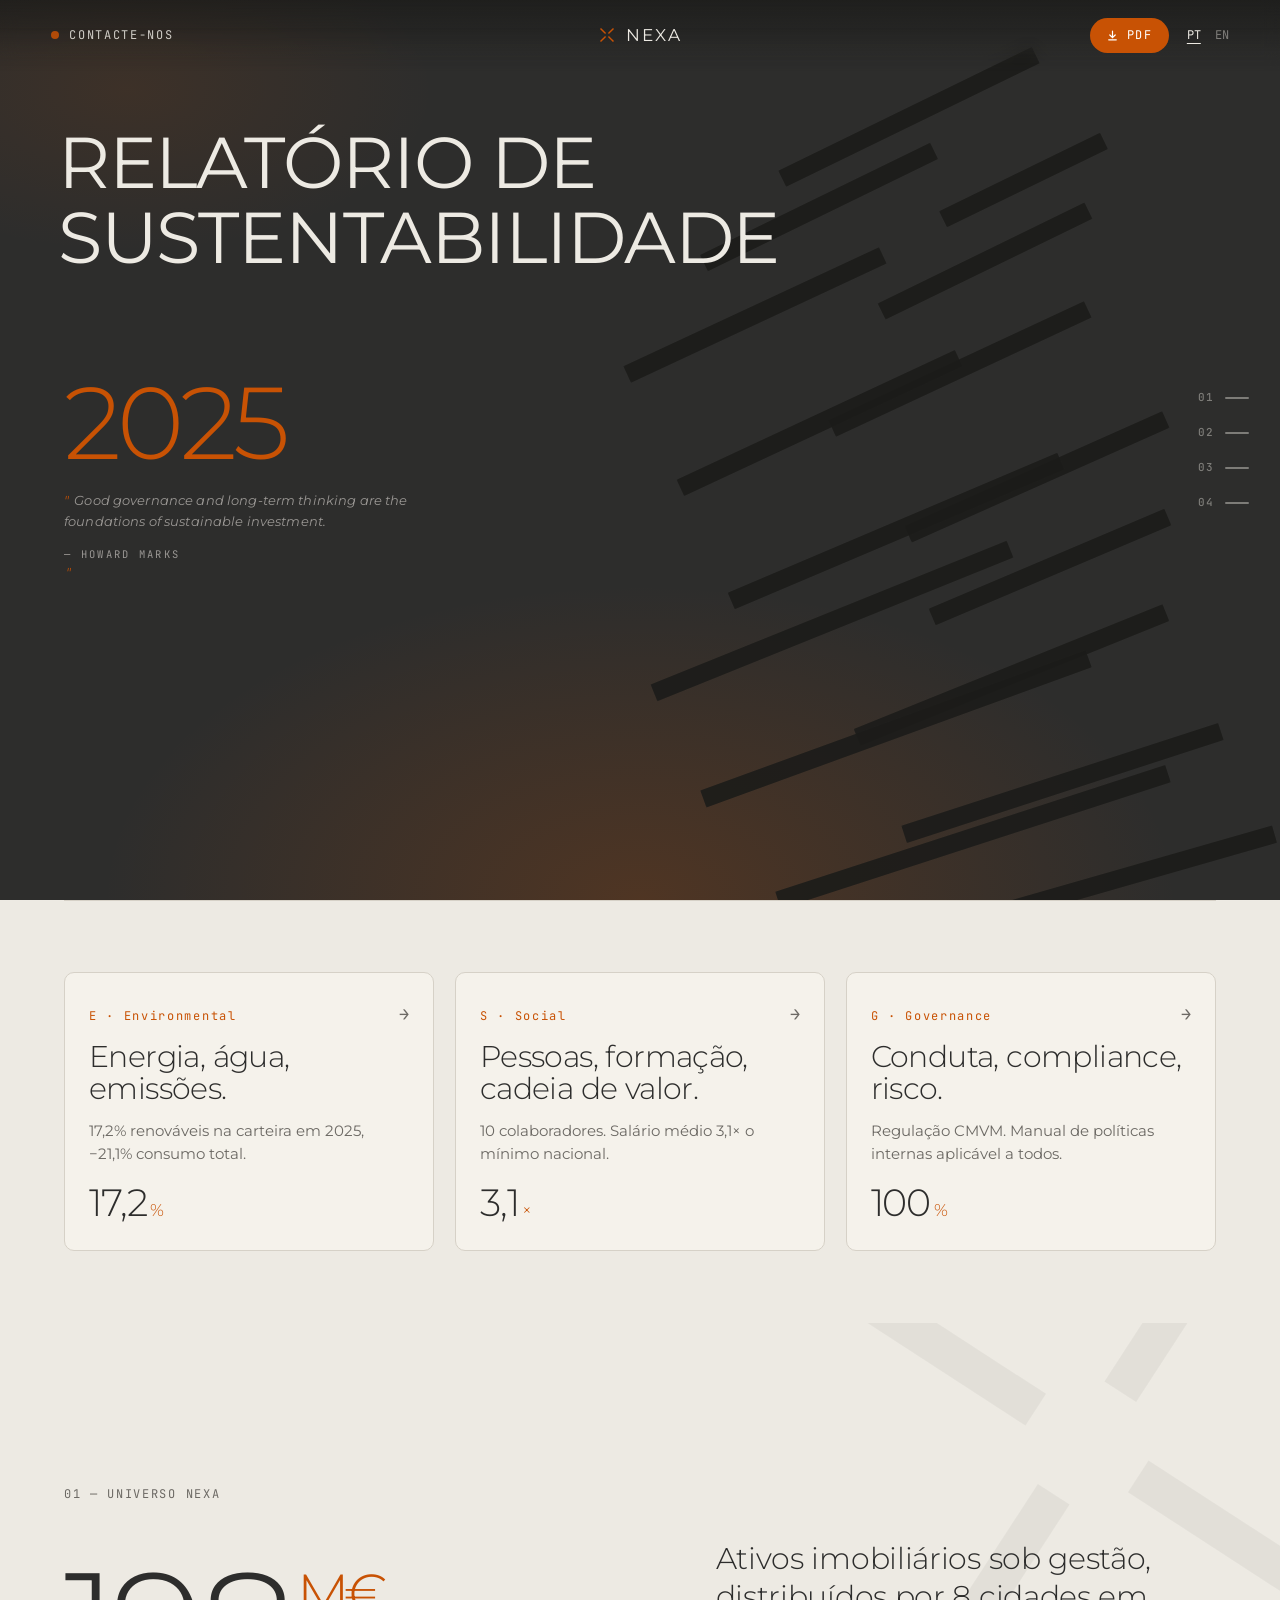
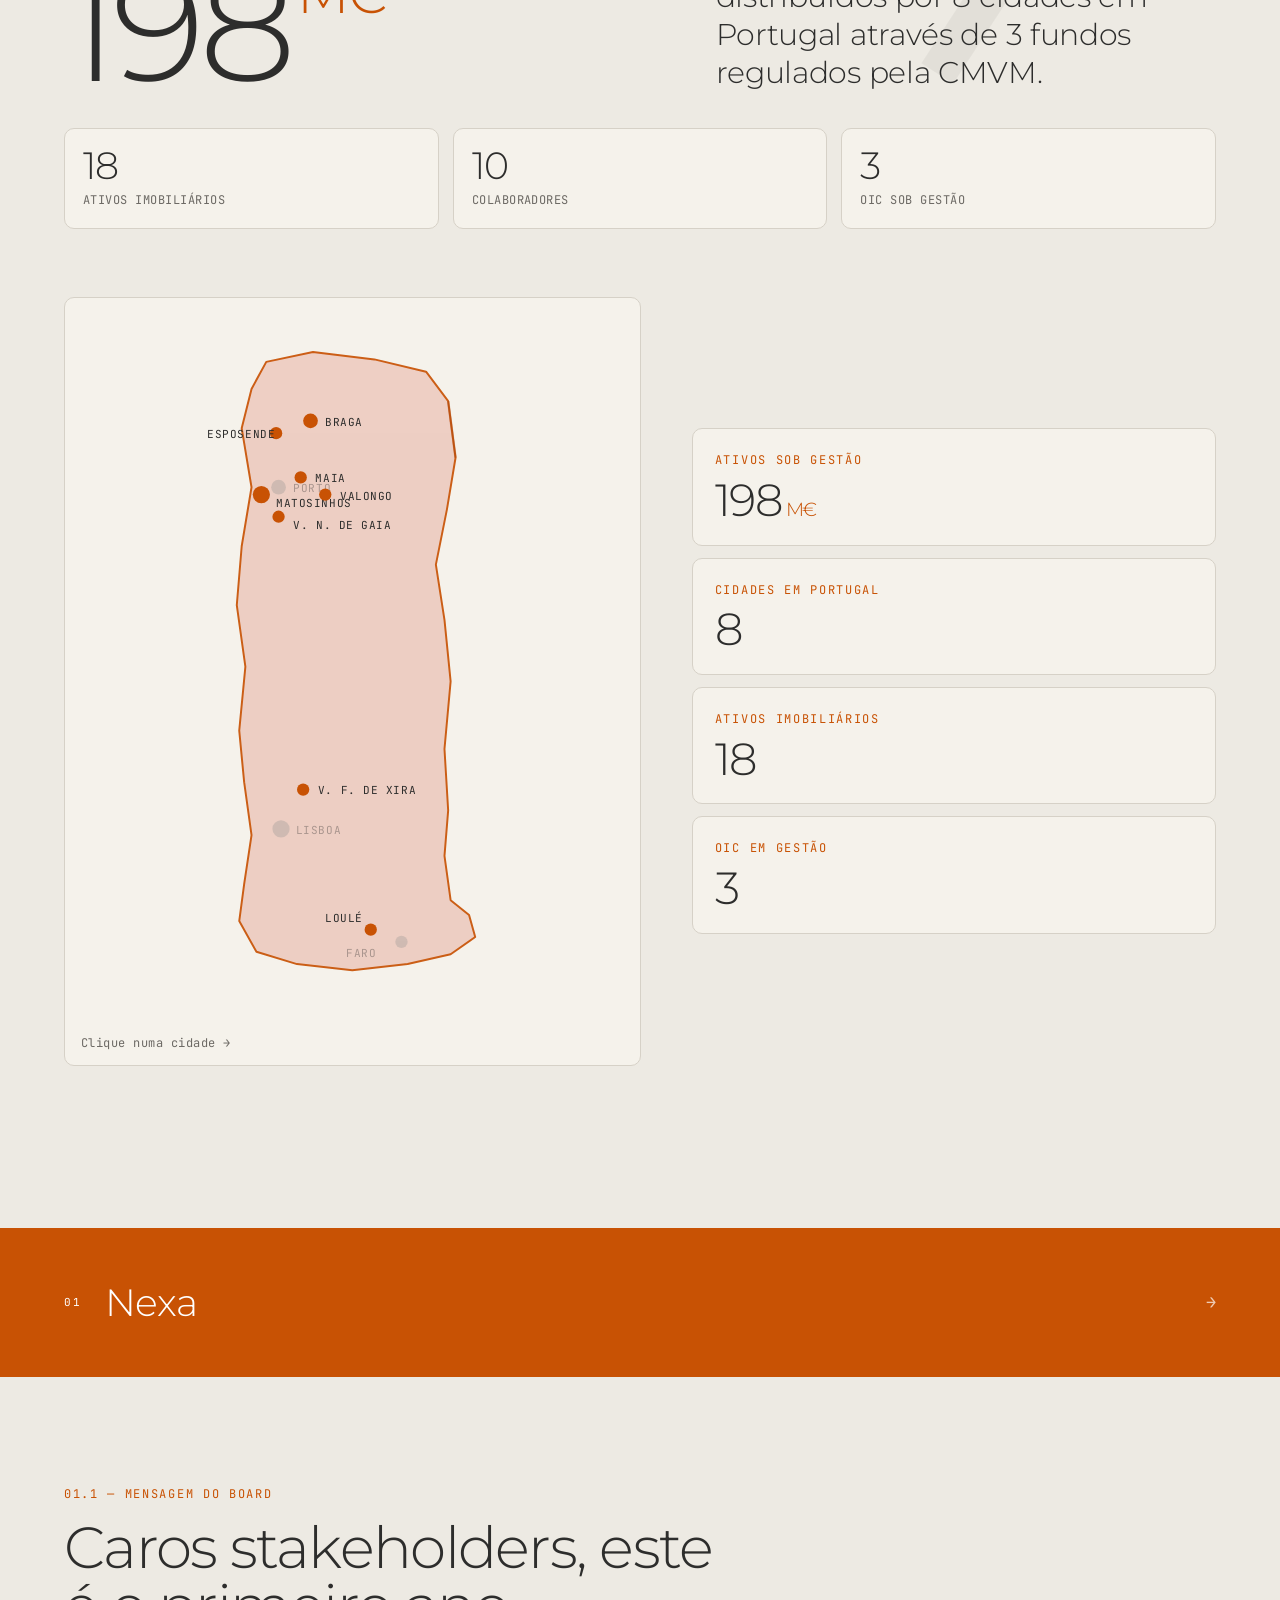
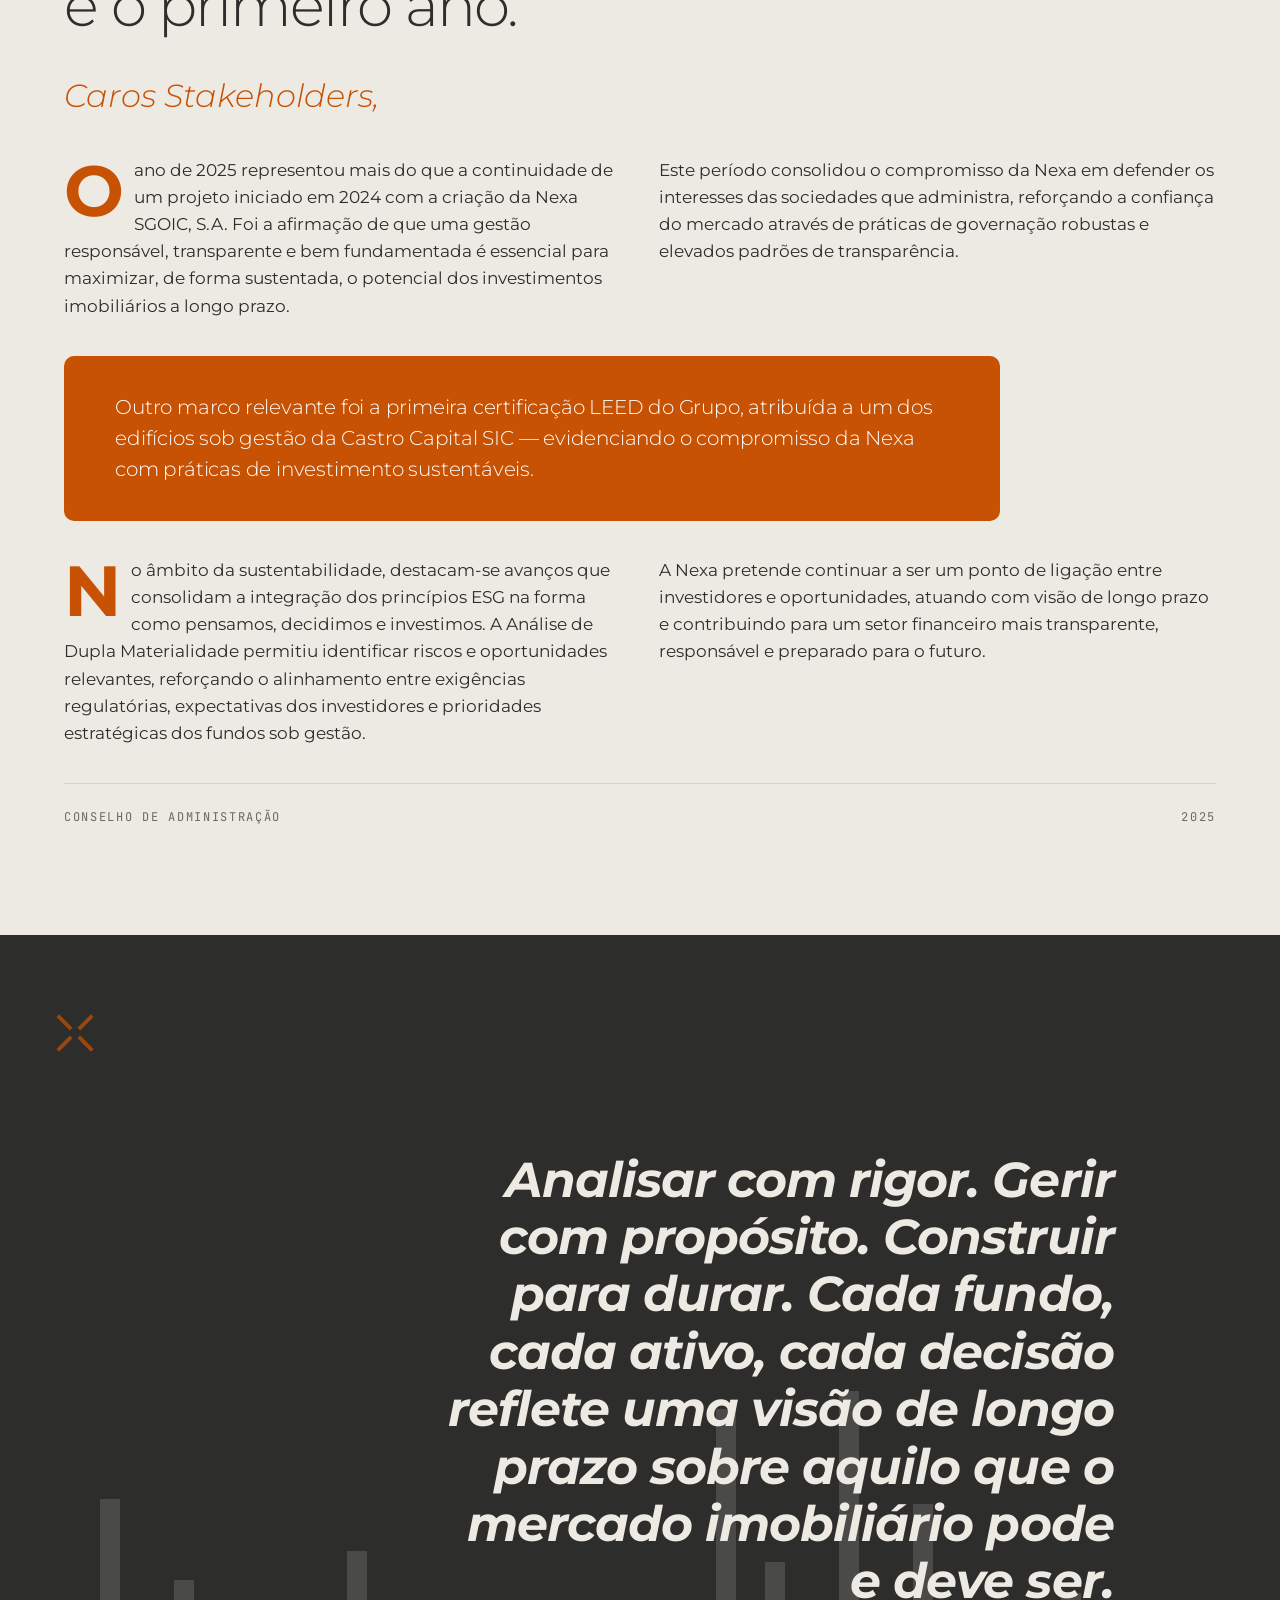
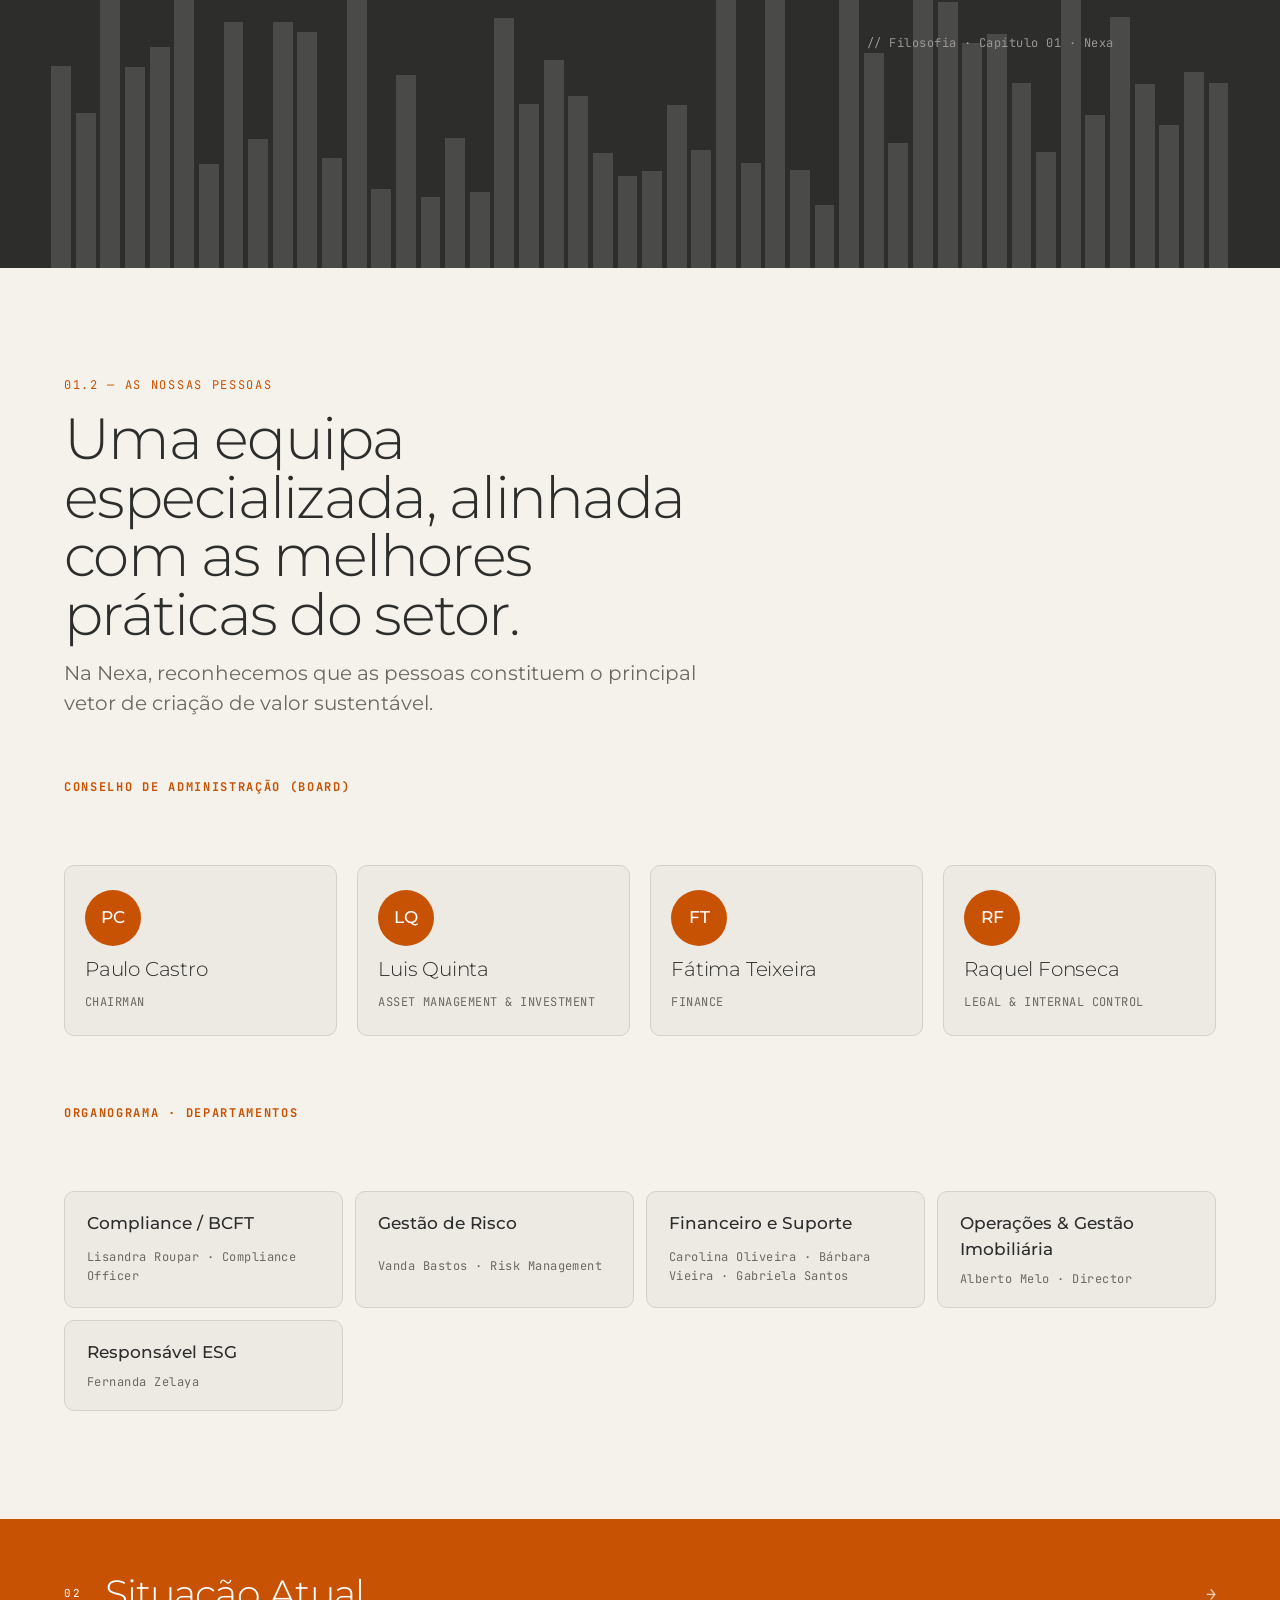
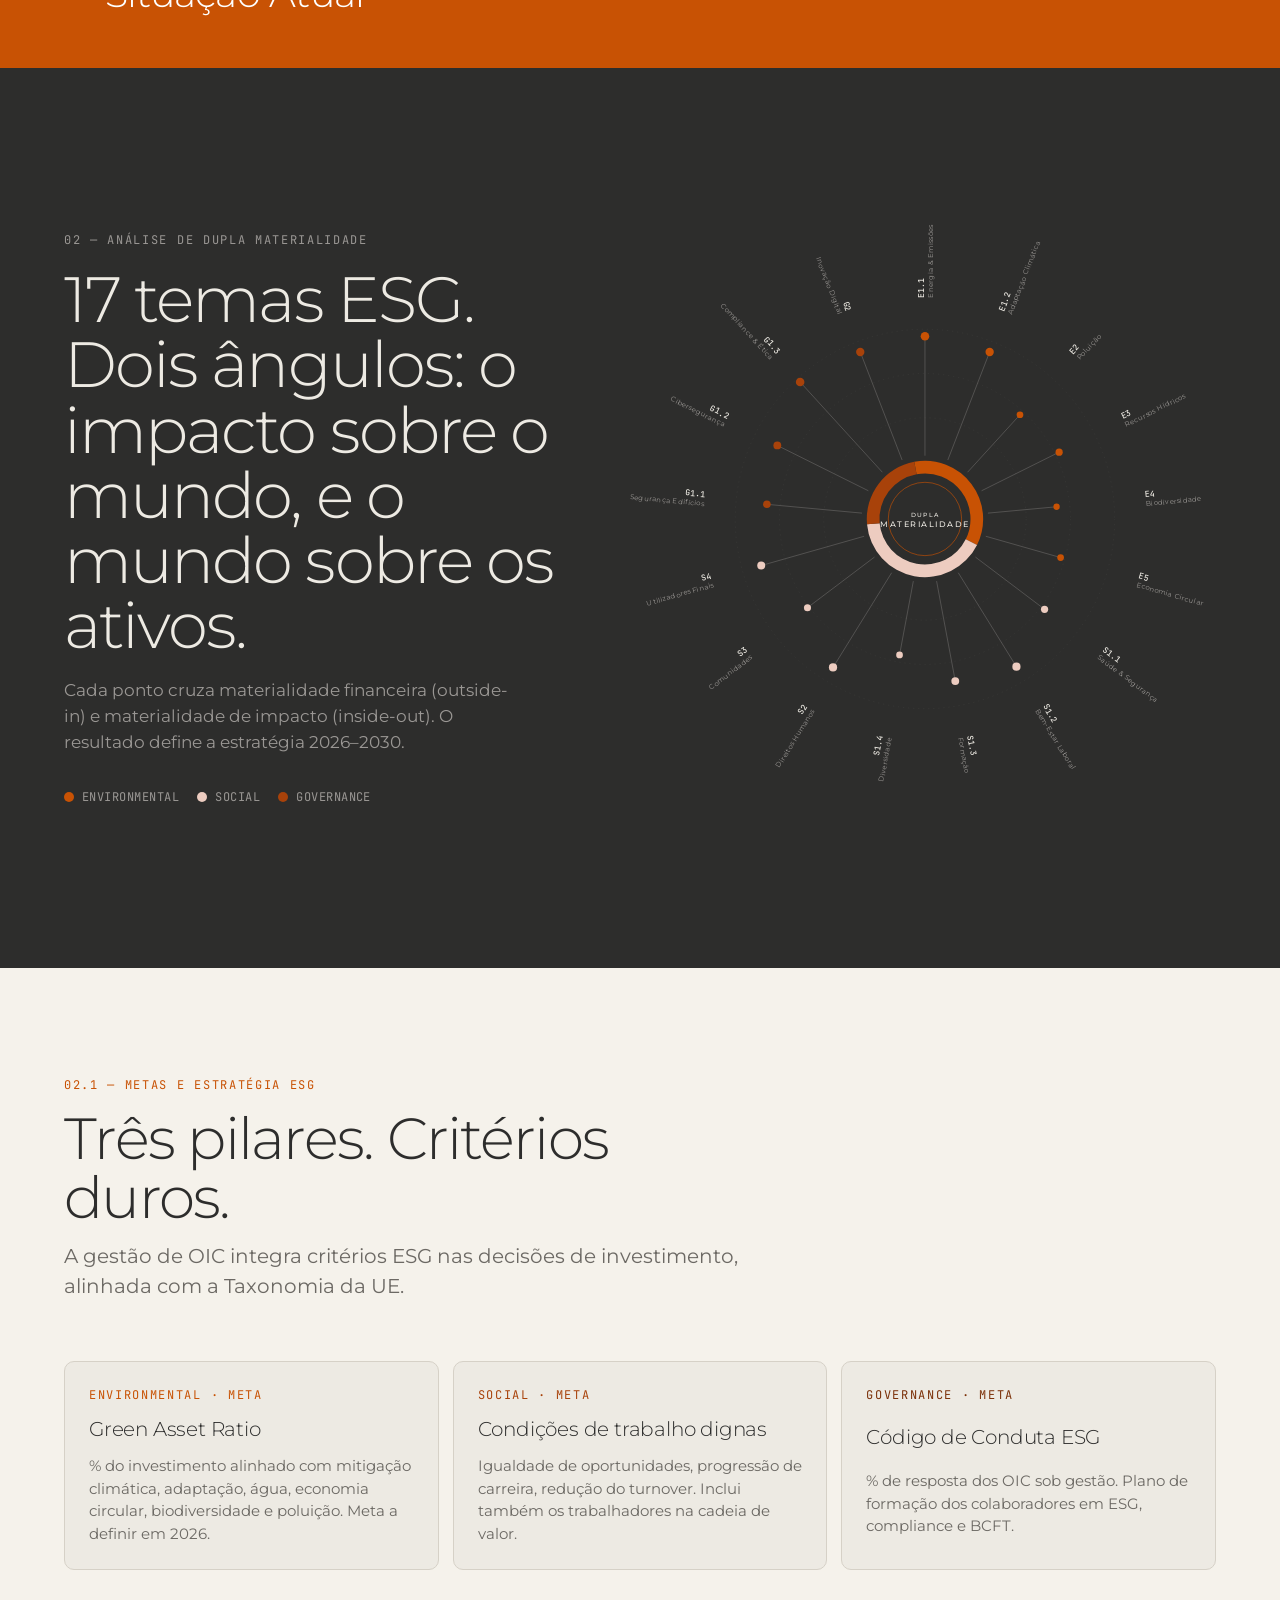
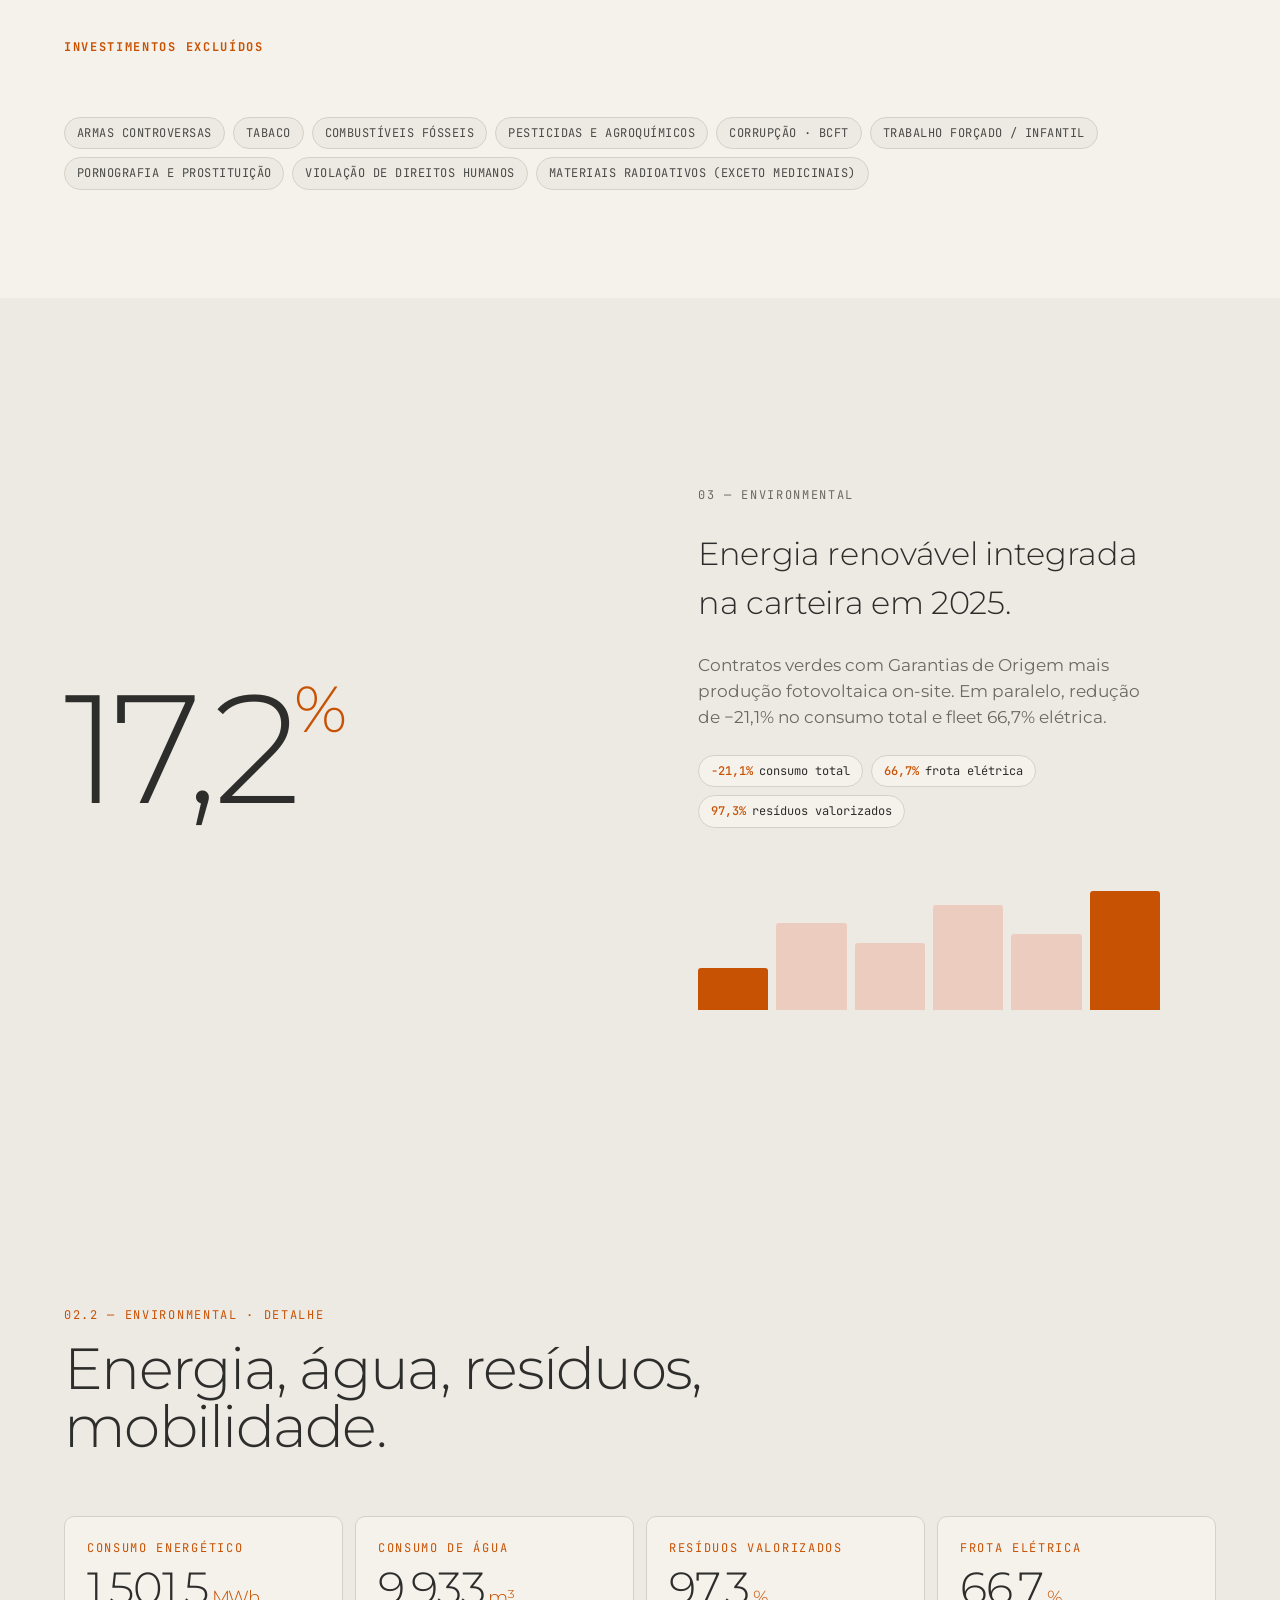
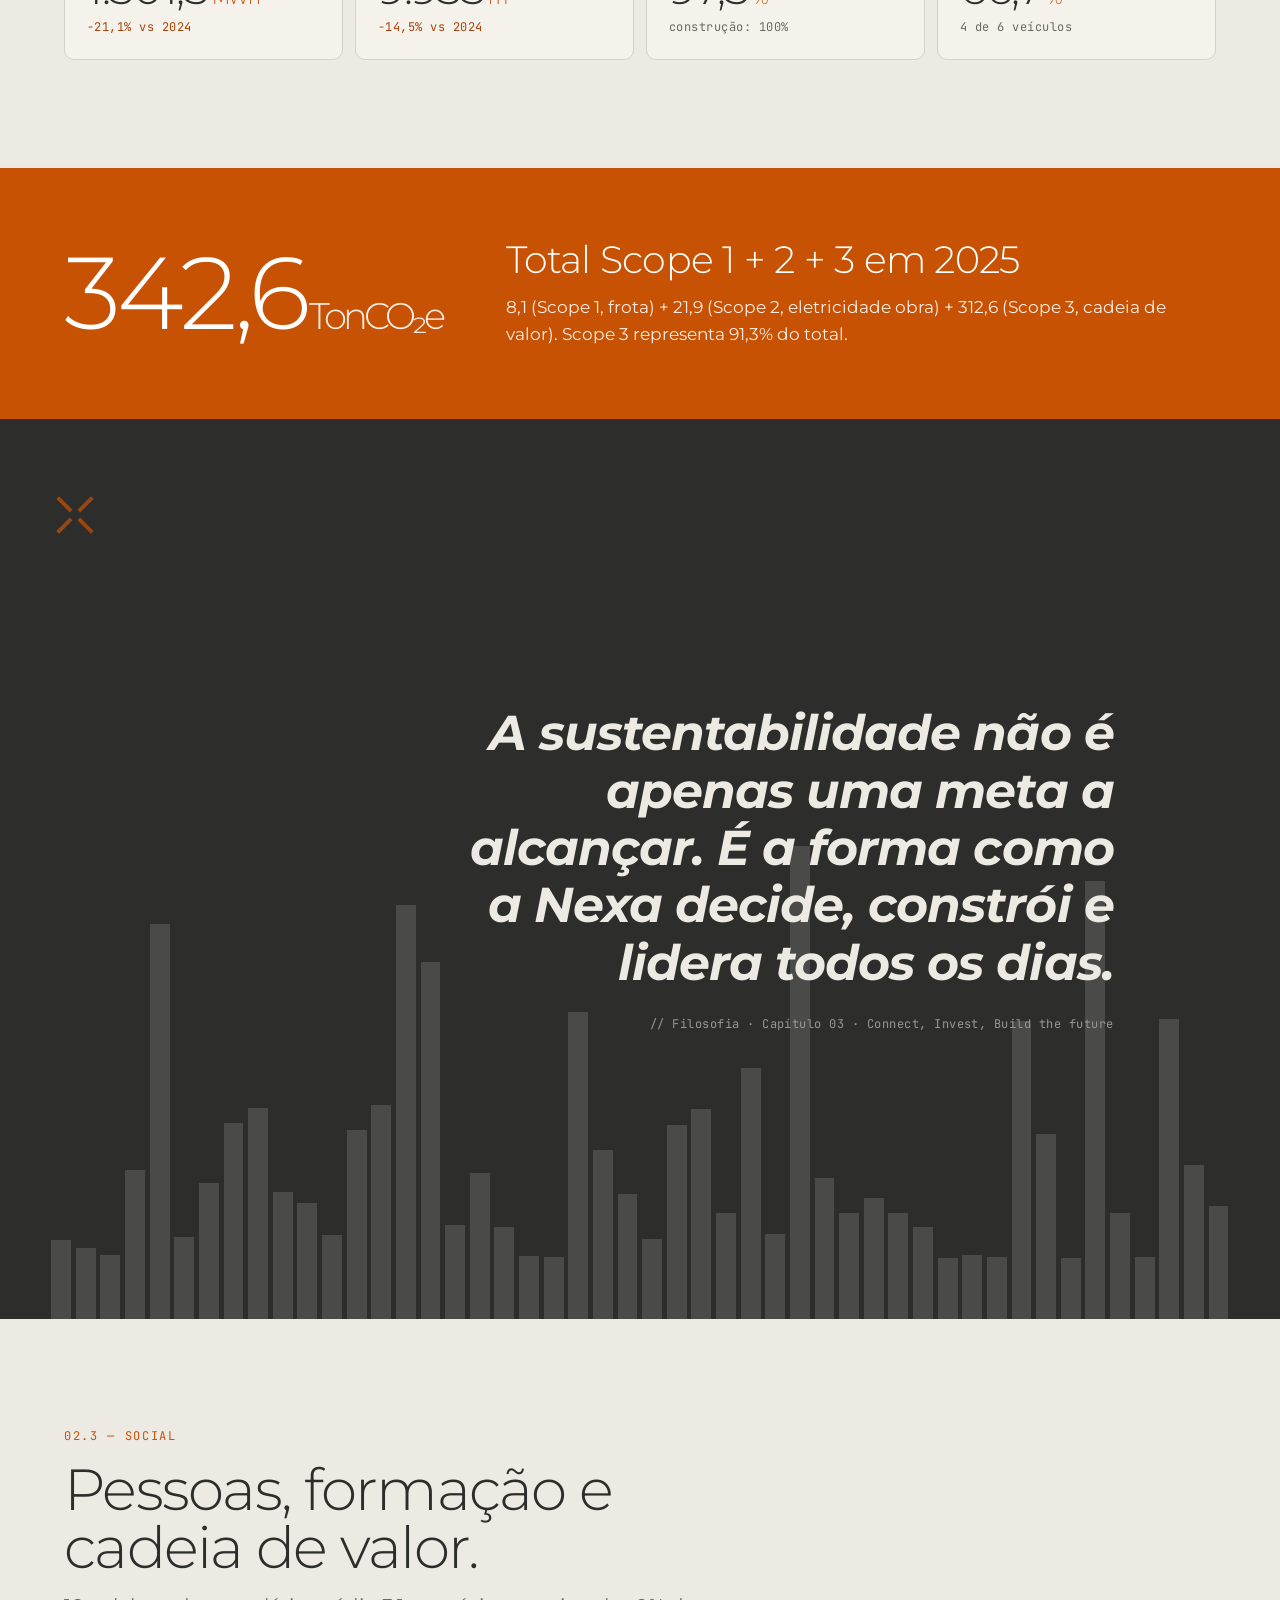
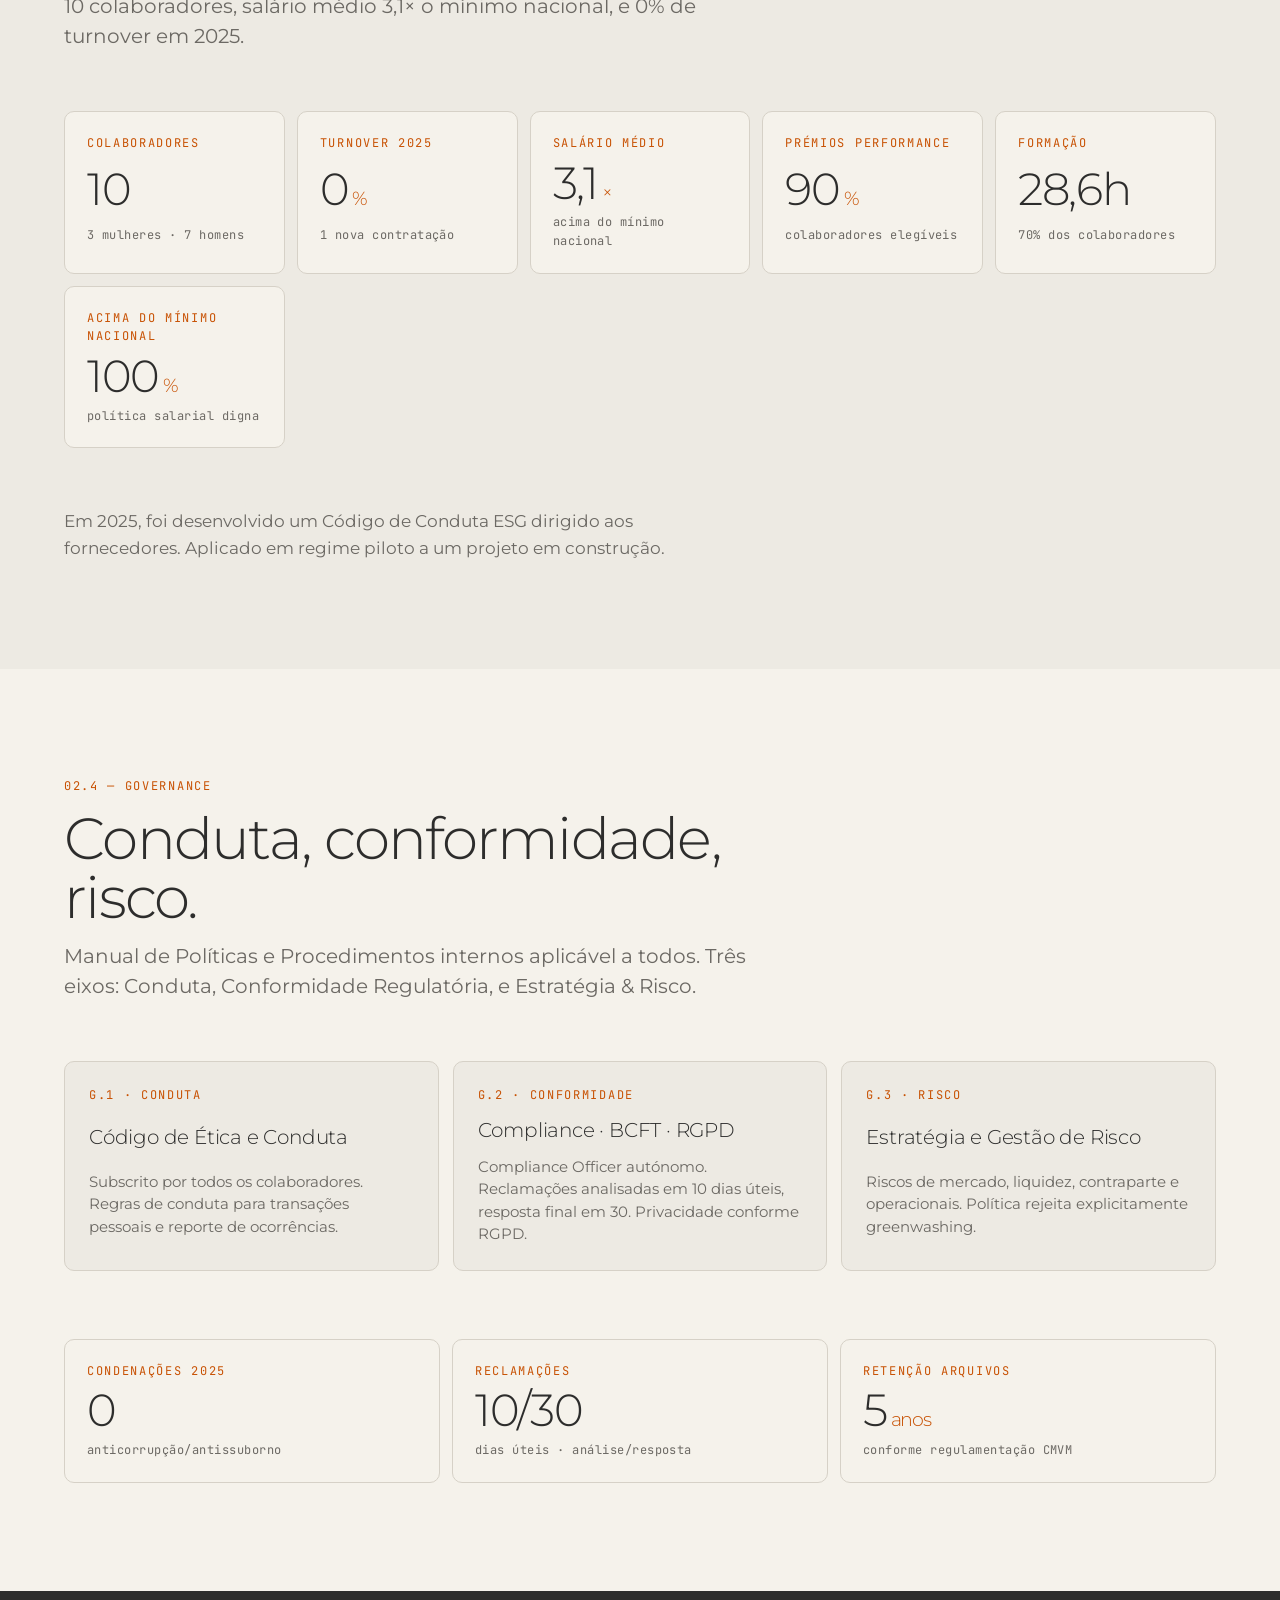
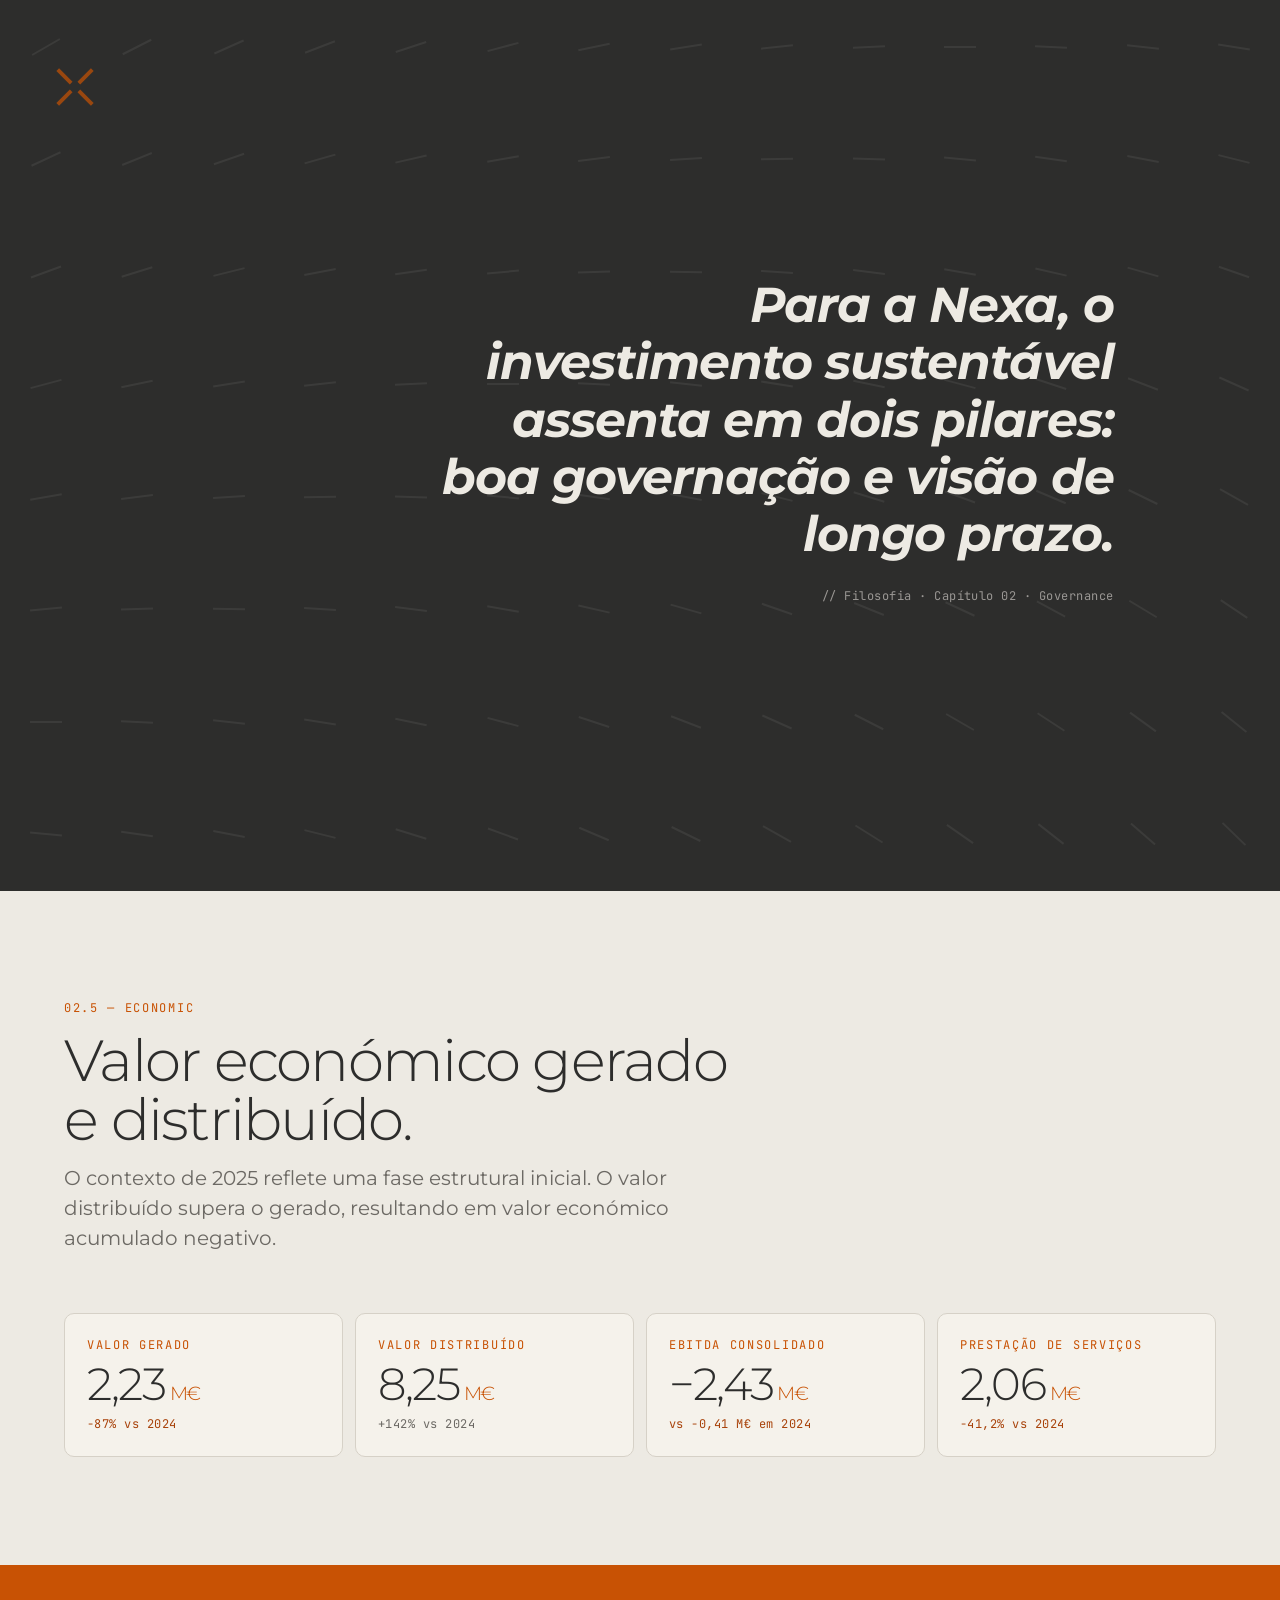
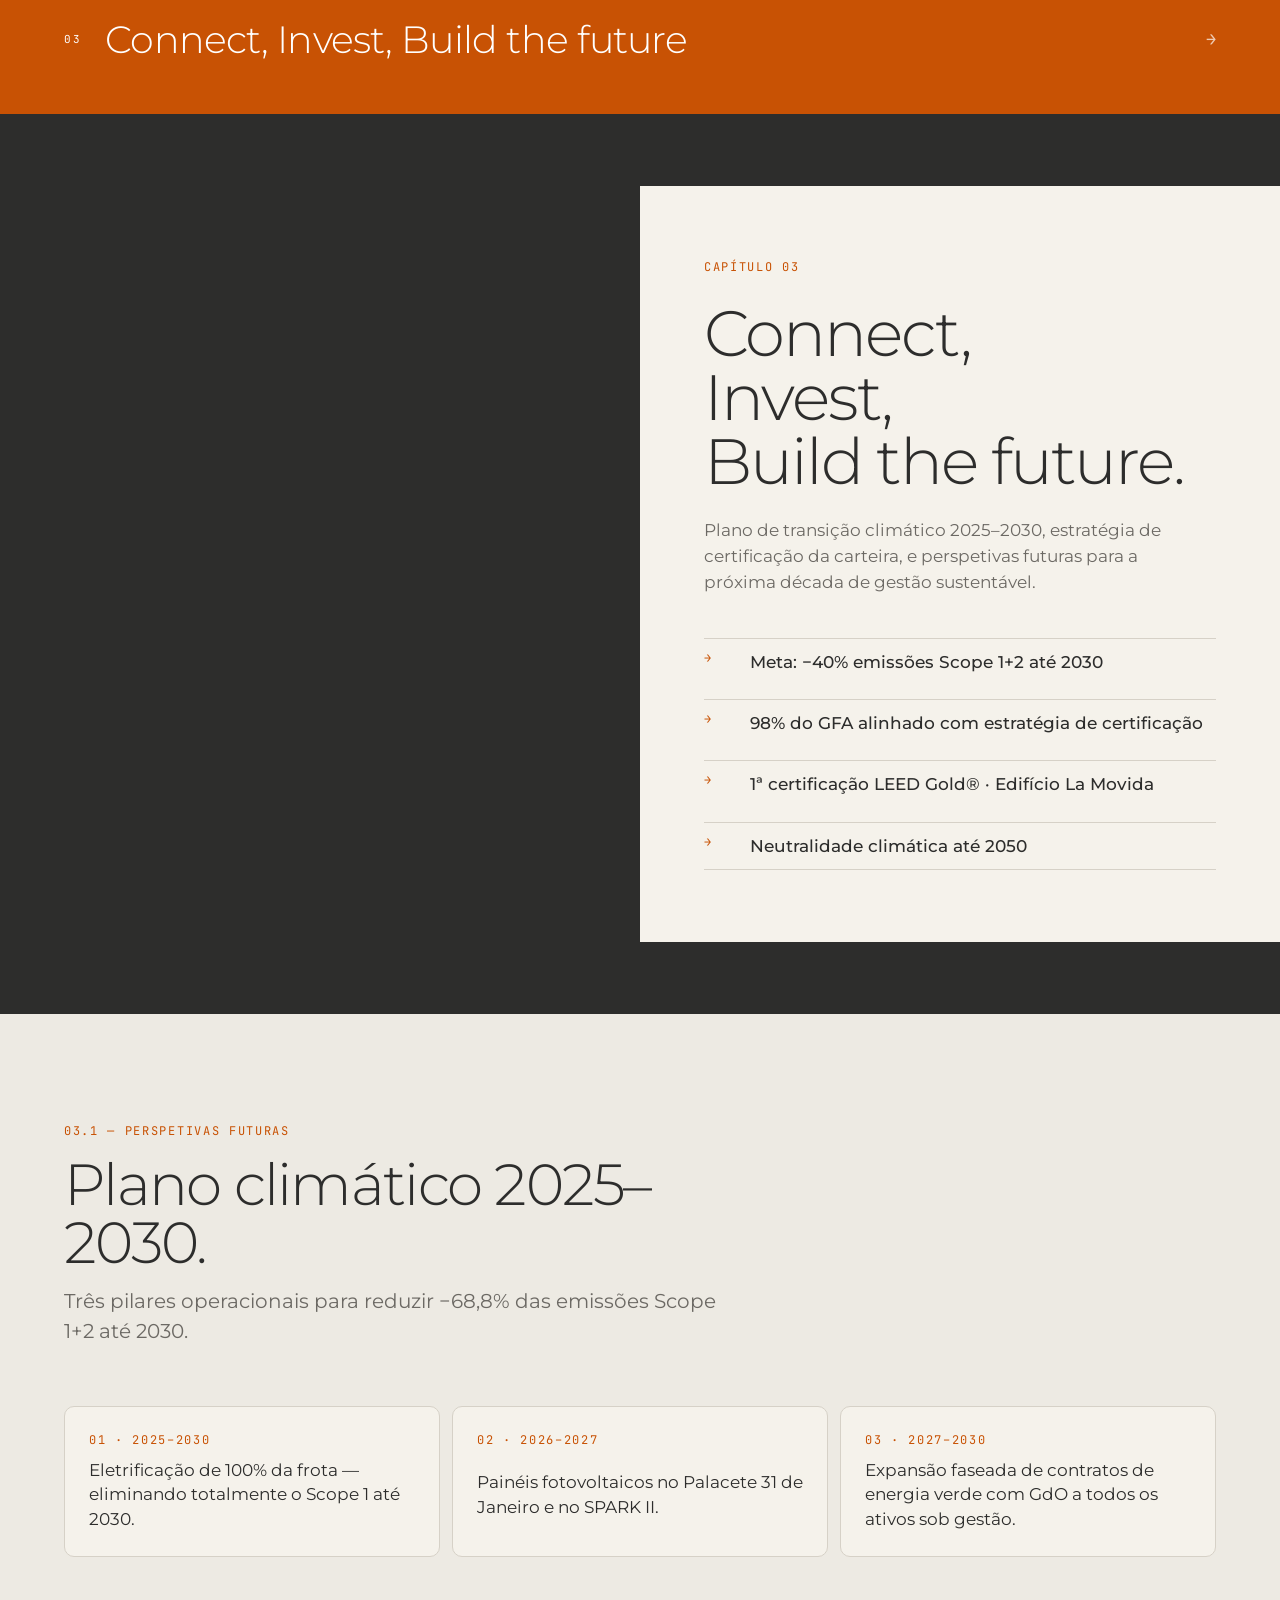
<file: index.html>
<!doctype html>
<html lang="pt">
<head>
  <meta charset="utf-8">
  <title>NEXA · Relatório de Sustentabilidade 2025</title>
  <meta name="viewport" content="width=device-width, initial-scale=1">
  <link rel="preconnect" href="https://fonts.googleapis.com">
  <link rel="preconnect" href="https://fonts.gstatic.com" crossorigin>
  <link rel="stylesheet" href="https://fonts.googleapis.com/css2?family=Montserrat:ital,wght@0,200;0,300;0,400;0,500;0,600;0,700;0,800;1,300;1,400;1,700&family=JetBrains+Mono:wght@400;500&display=swap">
  <link rel="stylesheet" href="nx-tokens.css">
  <style>
    /* ============ BASE ============ */
    *,*::before,*::after{box-sizing:border-box;margin:0;padding:0}
    html{scroll-behavior:smooth}
    html,body{overflow-x:hidden}
    body{
      font-family:var(--nx-font-sans);
      font-size:var(--nx-size-md);
      line-height:var(--nx-leading-body);
      color:var(--nx-ink);
      background:var(--nx-ink);
      -webkit-font-smoothing:antialiased;
      cursor:none; /* custom cursor */
    }
    body.is-touch{cursor:auto}
    img,svg{display:block;max-width:100%}
    a{color:inherit;text-decoration:none}
    button{font:inherit;cursor:none;border:0;background:none;color:inherit}

    /* ============ CURSOR COMPANION · always orange ============ */
    .nx-cursor{
      position:fixed;left:0;top:0;width:28px;height:28px;
      pointer-events:none;z-index:9999;
      transform:translate(-50%,-50%);
      transition:opacity .25s var(--nx-ease-out), width .2s var(--nx-ease-out), height .2s var(--nx-ease-out);
      will-change:transform;
      color:var(--nx-orange);
      filter:drop-shadow(0 0 6px rgba(0,0,0,.25));
    }
    .nx-cursor svg{width:100%;height:100%}
    .nx-cursor.is-hot{width:54px;height:54px}
    body.is-touch .nx-cursor{display:none}

    /* ============ TOP CHROME ============ */
    .nx-chrome{
      position:fixed;top:0;left:0;right:0;z-index:100;
      padding:18px clamp(20px, 4vw, 56px);
      display:grid;grid-template-columns:1fr auto 1fr;align-items:center;gap:24px;
      color:var(--nx-on-ink);
      pointer-events:none;
      isolation:isolate;
    }
    .nx-chrome__contact{
      pointer-events:auto;justify-self:start;
      display:inline-flex;gap:10px;align-items:center;
      font-family:var(--nx-font-mono);font-size:var(--nx-size-2xs);
      letter-spacing:var(--nx-track-caps);text-transform:uppercase;
      color:var(--nx-on-ink);opacity:.85;transition:opacity .2s var(--nx-ease-out);
    }
    .nx-chrome__contact:hover{opacity:1}
    .nx-chrome__dot{
      width:8px;height:8px;border-radius:50%;background:var(--nx-orange);
      box-shadow:0 0 0 0 var(--nx-orange);
      animation:nxPulseDot 2.2s var(--nx-ease-out) infinite;
    }
    @keyframes nxPulseDot{
      0%,100%{box-shadow:0 0 0 0 rgba(200,82,4,.6)}
      50%    {box-shadow:0 0 0 6px rgba(200,82,4,0)}
    }
    .nx-chrome__right{
      pointer-events:auto;justify-self:end;
      display:inline-flex;align-items:center;gap:18px;
    }
    .nx-chrome__pdf{
      display:inline-flex;align-items:center;gap:8px;
      padding:8px 16px;border-radius:var(--nx-r-pill);
      background:var(--nx-orange);color:#fff;cursor:none;
      font-family:var(--nx-font-mono);font-size:var(--nx-size-2xs);
      letter-spacing:var(--nx-track-caps);text-transform:uppercase;
      transition:background .2s var(--nx-ease-out),transform .2s var(--nx-ease-out);
    }
    .nx-chrome__pdf:hover{background:var(--nx-orange-deep);transform:translateY(-1px)}
    .nx-chrome__pdf svg{width:13px;height:13px;stroke:currentColor;fill:none;stroke-width:2.2;stroke-linecap:round;stroke-linejoin:round}
    /* subtle backdrop so the chrome stays readable on both ink and bone sections */
    .nx-chrome::before{
      content:"";position:absolute;inset:0;z-index:-1;
      background:linear-gradient(to bottom, rgba(20,20,18,.55), rgba(20,20,18,0));
      backdrop-filter:blur(8px);-webkit-backdrop-filter:blur(8px);
      mask-image:linear-gradient(to bottom, #000 40%, transparent);
      -webkit-mask-image:linear-gradient(to bottom, #000 40%, transparent);
    }
    .nx-chrome > *{pointer-events:auto}
    .nx-chrome__brand{
      font-size:var(--nx-size-md);font-weight:var(--nx-w-regular);letter-spacing:.14em;
      display:inline-flex;gap:10px;align-items:center;color:var(--nx-on-ink);
    }
    .nx-chrome__x{width:18px;height:18px;color:var(--nx-orange);flex-shrink:0}
    .nx-chrome__mark{display:inline-block}
    .nx-chrome__lang{
      display:inline-flex;gap:14px;font-family:var(--nx-font-mono);font-size:var(--nx-size-2xs);
      letter-spacing:var(--nx-track-loose);
    }
    .nx-chrome__lang button{opacity:.45;transition:opacity .2s var(--nx-ease-out)}
    .nx-chrome__lang button.is-on{opacity:1;text-decoration:underline;text-underline-offset:4px}
    .nx-chrome__lang button:hover{opacity:1}

    /* progress bar (right edge) */
    .nx-progress{
      position:fixed;top:0;right:0;width:2px;height:100vh;z-index:90;
      background:transparent;pointer-events:none;
    }
    .nx-progress__fill{
      position:absolute;top:0;left:0;width:100%;height:0;
      background:var(--nx-orange);
      transition:height 0.05s linear;
    }

    /* ============ SECTION SCAFFOLD ============ */
    .nx-stage{
      min-height:100vh;
      position:relative;
      display:grid;
      align-items:center;
      padding:clamp(80px, 12vh, 140px) clamp(20px, 5vw, 80px);
      overflow:hidden;
    }
    .nx-stage--ink{background:var(--nx-ink);color:var(--nx-on-ink)}
    .nx-stage--bone{background:var(--nx-bone);color:var(--nx-ink)}
    .nx-stage--orange{background:var(--nx-orange);color:var(--nx-on-orange)}
    .nx-stage--paper{background:var(--nx-paper);color:var(--nx-ink)}

    /* ═══ HERO · ported from NEXA Motion Sketch v4 (Claude Design handoff) ═══
       Color-inverted: lighter warm-grey bg (#3D3D3B), darker bars (#1A1A18).
       Timeline ~4.5s: title strokes explode→assemble→crossfade · bars cascade
       · big X grows + idle · 2025 + quote fade in · cursor follows w/ parallax. */
    .nx-hero{
      background:#3D3D3B;color:var(--nx-on-ink);
      overflow:hidden;cursor:none;
      align-items:start;justify-items:start;
    }
    .nx-hero__parallax{position:absolute;inset:0;will-change:transform}

    /* Skyline bars · color-inverted */
    .nx-hero__skyline{position:absolute;inset:0;pointer-events:none}
    .nx-bar{
      position:absolute;height:18px;background:#1A1A18;
      transform-origin:50% 50%;
      will-change:transform,opacity,background-color;
      border-radius:1px;
      transition:background-color 240ms var(--nx-ease-out);
    }
    .nx-bar.is-touched{background:var(--nx-orange)}

    /* Title strokes layer (110 sticks explode → assemble) */
    .nx-hero__titlelayer{position:absolute;inset:0;pointer-events:none}
    .nx-ts{
      position:absolute;left:0;top:0;
      height:5px;background:var(--nx-on-ink);
      transform-origin:0 50%;border-radius:1.5px;
      will-change:transform,opacity;
      transition:transform 1800ms cubic-bezier(0.65, 0, 0.2, 1),opacity 1300ms ease;
      opacity:0;
    }
    .nx-hero__titlelayer.is-faded .nx-ts{opacity:0!important;transition:opacity 900ms ease}

    /* Clean Montserrat title · fades in after strokes settle */
    .nx-hero__titlefinal{
      position:absolute;
      left:clamp(28px,4.5vw,96px);top:clamp(80px,14vh,160px);
      font-family:var(--nx-font-sans);font-weight:400;
      font-size:clamp(38px,5.6vw,92px);
      line-height:1.04;letter-spacing:-.015em;
      color:var(--nx-on-ink);text-transform:uppercase;
      opacity:0;transition:opacity 900ms var(--nx-ease-out);
      z-index:5;pointer-events:none;max-width:60vw;
    }
    .nx-hero__titlefinal.is-shown{opacity:1}
    .nx-hero__titlefinal .l2{display:block}

    /* 2025 + quote (left, under title) */
    .nx-hero__belowtitle{
      position:absolute;
      left:clamp(28px,5vw,96px);top:clamp(280px,42vh,460px);
      z-index:8;max-width:44vw;
    }
    .nx-hero__year{
      font-family:var(--nx-font-sans);font-weight:300;
      font-size:clamp(64px,8vw,124px);
      line-height:.88;letter-spacing:-.04em;
      color:var(--nx-orange);margin-bottom:22px;
      opacity:0;transform:translateY(20px);
      animation:nxYearIn 900ms var(--nx-ease-arch) 2900ms forwards;
    }
    @keyframes nxYearIn{to{opacity:1;transform:translateY(0)}}

    .nx-hero__quote{
      font-family:var(--nx-font-sans);font-style:italic;font-weight:400;
      font-size:clamp(13px,1.05vw,16px);
      line-height:1.55;letter-spacing:.01em;
      color:var(--nx-mid);max-width:380px;
      opacity:0;animation:nxFadeIn 900ms var(--nx-ease-out) 3400ms forwards;
    }
    .nx-hero__quote::before{content:'"';color:var(--nx-orange);margin-right:2px}
    .nx-hero__quote::after {content:'"';color:var(--nx-orange);margin-left:2px}
    .nx-hero__quoteattr{
      display:block;margin-top:14px;
      font-family:var(--nx-font-mono);font-style:normal;
      font-size:10.5px;letter-spacing:.22em;
      color:var(--nx-mid);text-transform:uppercase;
    }
    .nx-hero__quoteattr::before{content:"— "}

    /* Big X · grows in, then idle-breathes */
    .nx-hero__centerx{
      position:absolute;left:50%;top:50%;
      transform:translate(-50%,-50%) scale(0) rotate(-12deg);
      z-index:7;
      width:clamp(180px,26vw,380px);height:clamp(180px,26vw,380px);
      opacity:0;
      animation:nxXGrow 1500ms var(--nx-ease-spring) 1600ms forwards;
    }
    @keyframes nxXGrow{
      0%   {transform:translate(-50%,-50%) scale(0)   rotate(-12deg);opacity:0}
      60%  {opacity:1}
      100% {transform:translate(-50%,-50%) scale(1)   rotate(0deg);  opacity:1}
    }
    .nx-hero__centerx.is-idle{animation:nxXIdle 8s ease-in-out infinite}
    @keyframes nxXIdle{
      0%,100% {transform:translate(-50%,-50%) scale(1)    rotate(0deg)}
      50%     {transform:translate(-50%,-50%) scale(1.03) rotate(0.6deg)}
    }
    .nx-hero__centerx line{
      stroke:var(--nx-orange);stroke-width:7;stroke-linecap:square;fill:none;
    }

    /* Cursor companion (parallax follow + hot state) */
    .nx-cursor-x{
      position:fixed;width:26px;height:26px;
      pointer-events:none;z-index:1000;
      opacity:0;transform:translate(-50%,-50%);
      transition:opacity 240ms,width 200ms,height 200ms;
      mix-blend-mode:screen;
    }
    .nx-cursor-x.is-on{opacity:.85}
    .nx-cursor-x.is-hot{width:40px;height:40px;opacity:1}
    .nx-cursor-x line{stroke:var(--nx-orange);stroke-width:8;fill:none;stroke-linecap:square}
    body.is-touch .nx-cursor-x{display:none}

    .nx-hero__sub{
      position:absolute;bottom:clamp(80px,14vh,140px);left:0;right:0;
      display:flex;flex-direction:column;align-items:center;gap:12px;
      opacity:0;animation:nxFadeIn 1s 4.0s var(--nx-ease-out) forwards;
    }
    .nx-hero__scroll{
      width:1px;height:48px;background:var(--nx-mid);
      position:relative;overflow:hidden;margin-top:8px;
    }
    .nx-hero__scroll::after{
      content:"";position:absolute;left:0;top:-100%;width:100%;height:50%;background:var(--nx-orange);
      animation:nxScrollHint 2s infinite;
    }
    @keyframes nxScrollHint{0%{top:-50%}100%{top:100%}}

    @keyframes nxFadeIn{to{opacity:1}}

    /* ============ IMPACT (02) — 198M€ ============ */
    .nx-impact{align-items:end;padding-block:18vh}
    .nx-impact__grid{display:grid;grid-template-columns:1fr;gap:clamp(24px,4vh,64px);width:100%;max-width:1440px;margin:0 auto}
    .nx-impact__eyebrow{font-family:var(--nx-font-mono);font-size:var(--nx-size-2xs);color:var(--nx-mute-on-bone);letter-spacing:var(--nx-track-caps);text-transform:uppercase}
    .nx-impact__num{
      font-size:clamp(4rem, 12vw, 11rem);
      font-weight:var(--nx-w-light);
      line-height:.86;
      letter-spacing:-.04em;
      color:var(--nx-ink);
      display:inline-flex;align-items:flex-start;gap:.05em;
      opacity:0;transform:translateX(-40px);transition:transform 1.2s var(--nx-ease-arch), opacity 1.2s var(--nx-ease-out);
    }
    .nx-impact__num .unit{font-size:.36em;color:var(--nx-orange);margin-top:.18em}
    .nx-impact.is-in .nx-impact__num{opacity:1;transform:translateX(0)}

    .nx-impact__row{display:grid;grid-template-columns:1.2fr 1fr;gap:clamp(24px,4vw,80px);align-items:end}
    .nx-impact__lede{
      font-size:clamp(1.2rem,2.4vw,1.9rem);
      font-weight:var(--nx-w-light);letter-spacing:-.01em;
      max-width:32ch;line-height:1.25;
      opacity:0;transform:translateY(20px);transition:transform 1s .4s var(--nx-ease-arch), opacity 1s .4s var(--nx-ease-out);
    }
    .nx-impact.is-in .nx-impact__lede{opacity:1;transform:translateY(0)}
    .nx-impact__lede em{font-style:normal;color:var(--nx-orange);font-weight:var(--nx-w-regular)}

    .nx-impact__mini{display:grid;grid-template-columns:repeat(3,1fr);gap:14px}
    .nx-impact__mini > div{
      padding:18px;background:var(--nx-paper);border:1px solid var(--nx-line);border-radius:var(--nx-r-md);
      display:grid;gap:6px;
      opacity:0;transform:translateY(28px);transition:transform .8s var(--nx-ease-arch), opacity .8s var(--nx-ease-out);
    }
    .nx-impact.is-in .nx-impact__mini > div:nth-child(1){transition-delay:.7s}
    .nx-impact.is-in .nx-impact__mini > div:nth-child(2){transition-delay:.85s}
    .nx-impact.is-in .nx-impact__mini > div:nth-child(3){transition-delay:1s}
    .nx-impact.is-in .nx-impact__mini > div{opacity:1;transform:translateY(0)}
    .nx-impact__mini b{display:block;font-size:clamp(1.6rem,3vw,2.4rem);font-weight:var(--nx-w-light);color:var(--nx-ink);letter-spacing:-.02em;line-height:1}
    .nx-impact__mini span{font-size:var(--nx-size-2xs);color:var(--nx-mute-on-bone);letter-spacing:var(--nx-track-loose);text-transform:uppercase;font-family:var(--nx-font-mono)}

    /* X mark watermark on impact */
    .nx-impact__x{
      position:absolute;right:-6%;top:-10%;width:60vh;aspect-ratio:1;opacity:.05;color:var(--nx-ink);pointer-events:none;
      transform:rotate(-12deg);
    }

    /* ============ RADIAL · DUPLA MATERIALIDADE — Climate-Tech-Map inspired ============ */
    .nx-radial{display:grid;grid-template-columns:minmax(280px,1.1fr) minmax(360px,1fr);gap:clamp(28px,4vw,72px);align-items:center;padding-block:14vh;padding-right:clamp(60px,8vw,120px)}
    .nx-radial__head{display:grid;gap:18px;max-width:46ch}
    .nx-radial__eyebrow{font-family:var(--nx-font-mono);font-size:var(--nx-size-2xs);color:var(--nx-mute-on-ink);letter-spacing:var(--nx-track-caps);text-transform:uppercase}
    .nx-radial__title{font-size:clamp(2rem,5vw,4.5rem);font-weight:var(--nx-w-light);letter-spacing:-.03em;line-height:1.02}
    .nx-radial__lede{color:var(--nx-mute-on-ink);font-size:var(--nx-size-md);max-width:42ch}
    .nx-radial__legend{display:flex;flex-wrap:wrap;gap:18px;font-family:var(--nx-font-mono);font-size:var(--nx-size-2xs);color:var(--nx-mute-on-ink);letter-spacing:var(--nx-track-loose);text-transform:uppercase;margin-top:14px}
    .nx-radial__legend > div{display:inline-flex;align-items:center;gap:8px}
    .nx-radial__legend > div::before{content:"";width:10px;height:10px;border-radius:50%;display:block}
    .nx-radial__legend .l-e::before{background:var(--nx-orange)}
    .nx-radial__legend .l-s::before{background:var(--nx-orange-soft)}
    .nx-radial__legend .l-g::before{background:var(--nx-orange-deep)}

    .nx-radial__map{position:relative;aspect-ratio:1;width:100%;max-width:560px;margin:0 auto 0 0}
    .nx-radial__map svg{width:100%;height:100%;overflow:visible}
    .nx-radial__map .ring{fill:none;stroke:var(--nx-ink-3);stroke-width:0.5;stroke-dasharray:2 6}
    .nx-radial__map .center-bg{fill:var(--nx-ink);stroke:var(--nx-orange);stroke-width:1}
    .nx-radial__map .center-text{fill:var(--nx-on-ink);font-family:var(--nx-font-sans);font-weight:var(--nx-w-medium);letter-spacing:0.18em;text-anchor:middle;text-transform:uppercase}
    .nx-radial__map .sector--e{fill:var(--nx-orange)}
    .nx-radial__map .sector--s{fill:var(--nx-orange-soft)}
    .nx-radial__map .sector--g{fill:var(--nx-orange-deep)}

    .nx-radial__map .spoke{cursor:none}
    .nx-radial__map .spoke line{stroke:var(--nx-mid);stroke-width:1;opacity:.55;transition:opacity .25s var(--nx-ease-out),stroke .25s var(--nx-ease-out),stroke-width .25s var(--nx-ease-out)}
    .nx-radial__map .spoke circle{fill:var(--nx-on-ink);transition:fill .25s var(--nx-ease-out),r .25s var(--nx-ease-spring)}
    .nx-radial__map .spoke .id{fill:var(--nx-on-ink);font-family:var(--nx-font-mono);font-weight:var(--nx-w-medium);transition:fill .2s}
    .nx-radial__map .spoke .label{fill:var(--nx-mute-on-ink);font-family:var(--nx-font-sans);letter-spacing:.04em;transition:fill .2s}
    .nx-radial__map .spoke:hover line{stroke:var(--nx-orange);opacity:1;stroke-width:2.5}
    .nx-radial__map .spoke:hover circle{fill:var(--nx-orange)}
    .nx-radial__map .spoke:hover .id{fill:var(--nx-orange)}
    .nx-radial__map .spoke:hover .label{fill:var(--nx-on-ink)}
    /* category-tinted dot when not hovered */
    .nx-radial__map .spoke--e circle{fill:var(--nx-orange)}
    .nx-radial__map .spoke--s circle{fill:var(--nx-orange-soft)}
    .nx-radial__map .spoke--g circle{fill:var(--nx-orange-deep)}

    /* staggered entry */
    .nx-radial__map .spoke{
      opacity:0;transform:scale(.55);
      transform-origin:400px 400px;
      transition:
        opacity .8s var(--nx-ease-out) var(--delay, 0ms),
        transform .9s var(--nx-ease-arch) var(--delay, 0ms),
        stroke .25s, fill .25s, stroke-width .25s, r .25s;
    }
    .nx-radial.is-in .nx-radial__map .spoke{opacity:1;transform:scale(1)}
    .nx-radial__map .center-circle, .nx-radial__map .sector--e, .nx-radial__map .sector--s, .nx-radial__map .sector--g, .nx-radial__map .ring{
      opacity:0;transition:opacity .8s var(--nx-ease-out) 0ms;
    }
    .nx-radial.is-in .nx-radial__map .center-circle,
    .nx-radial.is-in .nx-radial__map .sector--e,
    .nx-radial.is-in .nx-radial__map .sector--s,
    .nx-radial.is-in .nx-radial__map .sector--g,
    .nx-radial.is-in .nx-radial__map .ring{opacity:1}
    .nx-radial.is-in .nx-radial__map .sector--s{transition-delay:.1s}
    .nx-radial.is-in .nx-radial__map .sector--g{transition-delay:.2s}

    /* ============ ENVIRONMENTAL (04) — 17,2% ============ */
    .nx-env{display:grid;grid-template-columns:1.1fr 1fr;gap:clamp(28px,5vw,100px);align-items:center;padding-block:18vh}
    .nx-env__big{
      font-size:clamp(4rem,12vw,11rem);
      font-weight:var(--nx-w-light);line-height:.86;letter-spacing:-.04em;
      color:var(--nx-ink);
      display:inline-flex;align-items:flex-start;
      opacity:0;transform:translateX(-40px);transition:transform 1.2s var(--nx-ease-arch),opacity 1.2s var(--nx-ease-out);
    }
    .nx-env.is-in .nx-env__big{opacity:1;transform:translateX(0)}
    .nx-env__big .unit{font-size:.42em;color:var(--nx-orange)}
    .nx-env__caption{display:grid;gap:24px;max-width:42ch}
    .nx-env__caption h3{font-size:clamp(1.6rem,2.6vw,2rem);font-weight:var(--nx-w-light);letter-spacing:-.01em}
    .nx-env__caption p{color:var(--nx-mute-on-bone)}
    .nx-env__chips{display:flex;flex-wrap:wrap;gap:8px}
    .nx-env__chip{
      padding:6px 12px;border-radius:var(--nx-r-pill);
      background:var(--nx-paper);border:1px solid var(--nx-line);
      font-family:var(--nx-font-mono);font-size:var(--nx-size-2xs);color:var(--nx-ink);
    }
    .nx-env__chip b{color:var(--nx-orange);font-weight:var(--nx-w-medium);margin-right:6px}

    /* mini bar chart */
    .nx-env__bars{display:grid;grid-template-columns:repeat(6,1fr);gap:8px;height:140px;align-items:end;margin-top:18px}
    .nx-env__bars span{background:var(--nx-orange-soft);border-radius:3px 3px 0 0;transform-origin:bottom;transform:scaleY(0);transition:transform 1.2s var(--nx-ease-arch)}
    .nx-env.is-in .nx-env__bars span{transform:scaleY(1)}
    .nx-env__bars span:nth-child(1){transition-delay:.6s;background:var(--nx-orange)}
    .nx-env__bars span:nth-child(2){transition-delay:.7s}
    .nx-env__bars span:nth-child(3){transition-delay:.8s}
    .nx-env__bars span:nth-child(4){transition-delay:.9s}
    .nx-env__bars span:nth-child(5){transition-delay:1s}
    .nx-env__bars span:nth-child(6){transition-delay:1.1s;background:var(--nx-orange)}

    /* ============ CHAPTER COVER (05) — HALF-BLEED ORANGE ============ */
    .nx-chap{padding:0;min-height:100vh;display:grid;grid-template-columns:1fr 1fr}
    .nx-chap__left{
      background:var(--nx-orange);position:relative;overflow:hidden;display:grid;align-items:end;
    }
    .nx-chap__num{
      position:absolute;left:6%;bottom:6%;font-size:clamp(8rem,22vw,22rem);
      font-weight:var(--nx-w-light);letter-spacing:-.05em;color:rgba(45,45,44,.16);line-height:.85;
    }
    .nx-chap__suns{position:absolute;inset:0;display:grid;grid-template-columns:repeat(5,1fr);grid-template-rows:repeat(5,1fr);place-items:center;padding:6%;opacity:.7}
    .nx-chap__suns .sun{width:60%;aspect-ratio:1;animation:nxSpin 18s linear infinite}
    .nx-chap__suns .sun:nth-child(even){animation-direction:reverse;animation-duration:22s}
    .nx-chap__suns .sun svg{width:100%;height:100%}
    @keyframes nxSpin{to{transform:rotate(360deg)}}

    .nx-chap__right{
      background:var(--nx-paper);padding:clamp(48px,8vh,120px) clamp(32px,5vw,80px);
      display:grid;align-content:center;gap:24px;
    }
    .nx-chap__eyebrow{font-family:var(--nx-font-mono);font-size:var(--nx-size-2xs);color:var(--nx-orange);letter-spacing:var(--nx-track-caps);text-transform:uppercase}
    .nx-chap__title{font-size:clamp(2.4rem,5vw,4.5rem);font-weight:var(--nx-w-light);line-height:1;letter-spacing:-.03em}
    .nx-chap__title .dot{color:var(--nx-orange)}
    .nx-chap__lede{color:var(--nx-mute-on-bone);max-width:46ch;font-size:var(--nx-size-md)}
    .nx-chap__list{display:grid;gap:14px;margin-top:18px}
    .nx-chap__list li{display:grid;grid-template-columns:32px 1fr;gap:14px;list-style:none;padding-block:10px;border-top:1px solid var(--nx-line)}
    .nx-chap__list li:last-child{border-bottom:1px solid var(--nx-line)}
    .nx-chap__list .k{font-family:var(--nx-font-mono);font-size:var(--nx-size-2xs);color:var(--nx-orange);letter-spacing:var(--nx-track-loose)}
    .nx-chap__list .v{color:var(--nx-ink);font-weight:var(--nx-w-medium)}

    /* ============ PHILOSOPHY (06) ============ */
    .nx-phil{
      align-items:center;justify-items:end;text-align:right;
      padding-block:24vh;
    }
    .nx-phil__body{position:relative;z-index:3;max-width:680px;margin-right:clamp(20px,8vw,120px)}
    .nx-phil__quote{
      font-style:italic;font-weight:var(--nx-w-bold);
      font-size:clamp(1.6rem,3.8vw,3.4rem);
      letter-spacing:-.02em;line-height:1.18;color:var(--nx-on-ink);
    }
    .nx-phil__cap{margin-top:24px;font-family:var(--nx-font-mono);font-size:var(--nx-size-2xs);color:var(--nx-mute-on-ink);letter-spacing:var(--nx-track-loose)}
    .nx-phil__xmark{position:absolute;left:4%;top:8%;width:48px;color:var(--nx-orange);opacity:.7;z-index:3}
    .nx-phil__skyline{position:absolute;inset:auto 0 0 0;height:44%;display:flex;align-items:end;gap:.4%;padding:0 4%;z-index:1}
    .nx-phil__skyline .bar{flex:1 1 0;background:var(--nx-ink-3);transform-origin:bottom;transform:scaleY(0)}
    .nx-phil.is-in .nx-phil__skyline .bar{transform:scaleY(1);transition:transform 1.2s var(--nx-ease-arch)}

    /* ============ EXPLORE (07) — CHAPTER CARDS ============ */
    .nx-explore{padding-block:18vh;align-items:start}
    .nx-explore__head{margin-bottom:64px;max-width:48ch}
    .nx-explore__eyebrow{font-family:var(--nx-font-mono);font-size:var(--nx-size-2xs);color:var(--nx-orange);letter-spacing:var(--nx-track-caps);text-transform:uppercase;margin-bottom:14px;display:inline-block}
    .nx-explore__title{font-size:clamp(2rem,4vw,3.5rem);font-weight:var(--nx-w-light);letter-spacing:-.03em;line-height:1.05}
    .nx-explore__grid{display:grid;grid-template-columns:repeat(auto-fit,minmax(280px,1fr));gap:18px;width:100%}
    .nx-explore__card{
      background:var(--nx-paper);border:1px solid var(--nx-line);border-radius:var(--nx-r-md);
      padding:32px 28px;display:grid;gap:20px;min-height:280px;
      transition:transform .35s var(--nx-ease-arch), background .35s var(--nx-ease-out), color .35s var(--nx-ease-out);
      cursor:none;
    }
    .nx-explore__card:hover{transform:translateY(-4px);background:var(--nx-ink);color:var(--nx-on-ink);border-color:var(--nx-ink)}
    .nx-explore__card .k{font-family:var(--nx-font-mono);font-size:var(--nx-size-2xs);color:var(--nx-orange);letter-spacing:var(--nx-track-loose)}
    .nx-explore__card h4{font-size:var(--nx-size-xl);font-weight:var(--nx-w-light);line-height:1.1;letter-spacing:-.02em}
    .nx-explore__card .stat{font-size:clamp(2.6rem,4vw,3.6rem);font-weight:var(--nx-w-light);letter-spacing:-.03em;line-height:1}
    .nx-explore__card .stat .u{color:var(--nx-orange);font-size:.5em;margin-left:4px}
    .nx-explore__card .meta{font-size:var(--nx-size-xs);color:var(--nx-mute-on-bone);margin-top:auto}
    .nx-explore__card:hover .meta{color:var(--nx-mute-on-ink)}
    .nx-explore__card .arrow{display:inline-flex;align-items:center;gap:8px;font-family:var(--nx-font-mono);font-size:var(--nx-size-2xs);color:var(--nx-orange);letter-spacing:var(--nx-track-loose)}

    /* ============ FOOTER (08) ============ */
    .nx-foot{
      background:var(--nx-ink);color:var(--nx-mute-on-ink);
      padding:80px clamp(20px,5vw,80px) 56px;
      display:grid;gap:48px;
    }
    .nx-foot__row{display:grid;grid-template-columns:1fr auto;gap:40px;align-items:end}
    .nx-foot__mark{display:flex;align-items:center;gap:18px}
    .nx-foot__logo{height:clamp(56px, 10vw, 110px);width:auto;display:block}
    .nx-foot__meta{font-family:var(--nx-font-mono);font-size:var(--nx-size-2xs);letter-spacing:var(--nx-track-loose);text-align:right;line-height:1.8}
    .nx-foot__easter{margin-top:32px;font-family:var(--nx-font-mono);font-size:var(--nx-size-2xs);color:var(--nx-ink-3);letter-spacing:var(--nx-track-loose)}

    /* ============ SCROLL-RAIL (right side, chapter spy) ============ */
    .nx-rail{
      position:fixed;right:clamp(16px,2.4vw,36px);top:50%;transform:translateY(-50%);
      z-index:80;pointer-events:none;
      display:flex;flex-direction:column;gap:18px;
      font-family:var(--nx-font-mono);
    }
    .nx-rail__item{
      pointer-events:auto;
      display:flex;align-items:center;gap:12px;justify-content:flex-end;
      color:var(--nx-on-ink);opacity:.42;
      transition:opacity .3s var(--nx-ease-out), color .3s var(--nx-ease-out);
    }
    .nx-rail__item:hover{opacity:1}
    .nx-rail__num{
      font-size:var(--nx-size-3xs);letter-spacing:var(--nx-track-loose);font-weight:var(--nx-w-medium);
    }
    .nx-rail__bar{
      display:block;width:24px;height:2px;background:currentColor;border-radius:2px;
      transition:width .3s var(--nx-ease-out), background .3s var(--nx-ease-out);
    }
    .nx-rail__item.is-active{opacity:1;color:var(--nx-orange)}
    .nx-rail__item.is-active .nx-rail__bar{width:42px;background:var(--nx-orange)}
    /* tint switching for sections over bone */
    .nx-rail.on-bone .nx-rail__item{color:var(--nx-ink)}
    .nx-rail.on-bone .nx-rail__item.is-active{color:var(--nx-orange)}

    /* ============ BACK TO TOP ============ */
    .nx-backtotop{
      position:fixed;right:clamp(20px,3vw,36px);bottom:clamp(20px,3vw,36px);z-index:80;
      width:48px;height:48px;border-radius:50%;
      background:var(--nx-orange);color:#fff;cursor:none;
      display:grid;place-items:center;
      box-shadow:0 8px 24px -8px rgba(168,66,10,.5);
      opacity:0;transform:translateY(20px) scale(.85);pointer-events:none;
      transition:opacity .35s var(--nx-ease-out),transform .35s var(--nx-ease-spring),background .25s var(--nx-ease-out);
    }
    .nx-backtotop.is-visible{opacity:1;transform:translateY(0) scale(1);pointer-events:auto}
    .nx-backtotop:hover{background:var(--nx-orange-deep);transform:translateY(-2px) scale(1.05)}
    .nx-backtotop svg{width:18px;height:18px;stroke:currentColor;fill:none;stroke-width:2.2;stroke-linecap:round;stroke-linejoin:round}

    /* ============ ESG SHORTCUT STRIP (post-hero) ============ */
    .nx-esg-strip{
      background:var(--nx-bone);
      padding:clamp(48px,8vh,96px) clamp(20px,5vw,80px);
      display:grid;grid-template-columns:repeat(3,1fr);gap:clamp(12px,1.6vw,24px);
      position:relative;
    }
    .nx-esg-strip::before{
      content:"";position:absolute;left:clamp(20px,5vw,80px);right:clamp(20px,5vw,80px);top:0;height:1px;background:var(--nx-line);
    }
    .nx-esg-tile{
      display:grid;gap:14px;
      background:var(--nx-paper);border:1px solid var(--nx-line);border-radius:var(--nx-r-md);
      padding:28px 24px;cursor:none;
      transition:transform .35s var(--nx-ease-arch),background .35s var(--nx-ease-out),color .35s var(--nx-ease-out),border-color .35s var(--nx-ease-out);
    }
    .nx-esg-tile:hover{transform:translateY(-4px);background:var(--nx-orange);color:#fff;border-color:var(--nx-orange)}
    .nx-esg-tile__head{display:flex;justify-content:space-between;align-items:baseline;gap:12px}
    .nx-esg-tile__num{
      font-family:var(--nx-font-mono);font-size:var(--nx-size-2xs);
      letter-spacing:var(--nx-track-caps);color:var(--nx-orange);
      transition:color .3s var(--nx-ease-out);
    }
    .nx-esg-tile:hover .nx-esg-tile__num{color:#fff}
    .nx-esg-tile__arrow{font-family:var(--nx-font-mono);color:var(--nx-mute-on-bone);font-size:var(--nx-size-md);
      transition:color .3s var(--nx-ease-out), transform .35s var(--nx-ease-out);
    }
    .nx-esg-tile:hover .nx-esg-tile__arrow{color:#fff;transform:translateX(4px)}
    .nx-esg-tile__title{font-size:clamp(1.4rem,2.6vw,1.9rem);font-weight:var(--nx-w-light);letter-spacing:-.02em;line-height:1.05}
    .nx-esg-tile__lede{
      font-size:var(--nx-size-sm);color:var(--nx-mute-on-bone);
      transition:color .3s var(--nx-ease-out);
      max-width:34ch;
    }
    .nx-esg-tile:hover .nx-esg-tile__lede{color:rgba(255,255,255,.85)}
    .nx-esg-tile__stat{
      font-size:clamp(1.8rem,3vw,2.6rem);font-weight:var(--nx-w-light);letter-spacing:-.03em;line-height:1;margin-top:4px;
    }
    .nx-esg-tile__stat .unit{font-size:.45em;color:var(--nx-orange);margin-left:4px;
      transition:color .3s var(--nx-ease-out);
    }
    .nx-esg-tile:hover .nx-esg-tile__stat .unit{color:#fff}

    /* ============ HERO ORANGE TINT (warmer) ============ */
    .nx-hero{
      background:
        radial-gradient(60% 50% at 50% 100%, rgba(200,82,4,0.22) 0%, transparent 70%),
        radial-gradient(40% 30% at 10% 10%, rgba(200,82,4,0.10) 0%, transparent 60%),
        var(--nx-ink);
    }
    /* ============ FOOTER · contact + (giant wordmark retired) ============ */
    .nx-foot{
      position:relative;overflow:hidden;
      padding-top:clamp(80px,12vh,140px);padding-bottom:clamp(48px,6vh,72px);
    }
    .nx-foot__contact{
      display:grid;grid-template-columns:repeat(3,1fr);gap:clamp(24px,4vw,80px);
      max-width:1200px;margin:0 auto;padding:0 clamp(20px,5vw,80px);
      position:relative;z-index:2;
    }
    .nx-foot__field{display:grid;gap:8px}
    .nx-foot__label{
      font-family:var(--nx-font-mono);font-size:var(--nx-size-2xs);
      letter-spacing:var(--nx-track-caps);text-transform:uppercase;
      color:var(--nx-orange);
    }
    .nx-foot__value{
      font-size:var(--nx-size-lg);color:var(--nx-on-ink);font-weight:var(--nx-w-light);
      letter-spacing:-.01em;
    }
    .nx-foot__value a{color:inherit;border-bottom:1px solid transparent;transition:border-color .25s var(--nx-ease-out)}
    .nx-foot__value a:hover{border-bottom-color:var(--nx-orange)}
    .nx-foot__bottom{
      display:flex;justify-content:space-between;gap:24px;
      max-width:1200px;margin:clamp(32px,5vh,56px) auto 0;padding:0 clamp(20px,5vw,80px);
      font-family:var(--nx-font-mono);font-size:var(--nx-size-2xs);
      letter-spacing:var(--nx-track-caps);text-transform:uppercase;
      color:var(--nx-mute-on-ink);
      position:relative;z-index:2;
      flex-wrap:wrap;
    }
    .nx-foot__bottom > div{display:flex;gap:18px;flex-wrap:wrap}
    .nx-foot__easter{
      max-width:1200px;margin:24px auto 0;padding:0 clamp(20px,5vw,80px);
      font-family:var(--nx-font-mono);font-size:var(--nx-size-2xs);color:var(--nx-ink-3);
      letter-spacing:var(--nx-track-loose);position:relative;z-index:2;
    }

    /* ============ SECTION SCAFFOLDING (reusable) ============ */
    .nx-section{
      padding:clamp(80px,12vh,140px) clamp(20px,5vw,80px);
      position:relative;
    }
    .nx-section__inner{max-width:1240px;margin:0 auto;display:grid;gap:clamp(24px,4vh,48px)}
    .nx-section__head{display:grid;gap:14px;max-width:62ch}
    .nx-section__eyebrow{
      font-family:var(--nx-font-mono);font-size:var(--nx-size-2xs);
      color:var(--nx-orange);letter-spacing:var(--nx-track-caps);text-transform:uppercase;
    }
    .nx-section__title{
      font-size:clamp(2rem,4.5vw,4rem);font-weight:var(--nx-w-light);
      letter-spacing:-.03em;line-height:1.02;color:var(--nx-ink);
    }
    .nx-section--ink .nx-section__title{color:var(--nx-on-ink)}
    .nx-section__lede{
      font-size:var(--nx-size-lg);max-width:60ch;line-height:1.5;
      color:var(--nx-mute-on-bone);
    }
    .nx-section--ink .nx-section__lede{color:var(--nx-mute-on-ink)}

    /* Chapter divider band (orange edge) */
    .nx-chapdiv{
      background:var(--nx-orange);color:#fff;
      padding:clamp(28px,5vh,56px) clamp(20px,5vw,80px);
      display:grid;grid-template-columns:auto 1fr auto;gap:24px;align-items:center;
    }
    .nx-chapdiv__num{font-family:var(--nx-font-mono);font-size:var(--nx-size-3xs);letter-spacing:var(--nx-track-caps)}
    .nx-chapdiv__title{font-size:clamp(1.4rem,3vw,2.4rem);font-weight:var(--nx-w-light);letter-spacing:-.02em}
    .nx-chapdiv__arrow{font-family:var(--nx-font-mono);opacity:.7}

    /* ============ BOARD MESSAGE ============ */
    .nx-board{background:var(--nx-bone)}
    .nx-board__inner{display:grid;grid-template-columns:1fr;gap:clamp(28px,5vh,56px)}
    .nx-board__greeting{
      font-family:var(--nx-font-sans);font-style:italic;font-weight:var(--nx-w-light);
      font-size:clamp(1.4rem,2.6vw,2rem);color:var(--nx-orange);
    }
    .nx-board__body{display:grid;grid-template-columns:repeat(2,1fr);gap:clamp(24px,3vw,48px)}
    .nx-board__body p{
      font-size:var(--nx-size-md);color:var(--nx-ink);line-height:1.6;
    }
    .nx-board__body p:first-child::first-letter{
      font-family:var(--nx-font-sans);font-weight:var(--nx-w-bold);
      font-size:4.2em;line-height:.85;float:left;color:var(--nx-orange);
      padding-right:10px;padding-top:4px;
    }
    .nx-board__pillquote{
      background:var(--nx-orange);color:#fff;padding:clamp(24px,4vh,40px) clamp(28px,4vw,56px);
      border-radius:var(--nx-r-md);font-size:var(--nx-size-lg);font-weight:var(--nx-w-light);
      letter-spacing:-.01em;max-width:72ch;
    }
    .nx-board__signoff{
      display:flex;justify-content:space-between;align-items:baseline;
      padding-top:24px;border-top:1px solid var(--nx-line);
      font-family:var(--nx-font-mono);font-size:var(--nx-size-2xs);
      color:var(--nx-mute-on-bone);letter-spacing:var(--nx-track-caps);text-transform:uppercase;
    }

    /* ============ PESSOAS / BOARD GRID ============ */
    .nx-people{background:var(--nx-paper)}
    .nx-people__board{display:grid;grid-template-columns:repeat(4,1fr);gap:clamp(12px,1.6vw,24px);margin-top:32px}
    .nx-people__card{
      background:var(--nx-bone);border-radius:var(--nx-r-md);padding:24px 20px;
      display:grid;gap:8px;border:1px solid var(--nx-line);
      transition:transform .35s var(--nx-ease-arch),background .35s var(--nx-ease-out),color .35s var(--nx-ease-out),border-color .35s var(--nx-ease-out);
    }
    .nx-people__card:hover{transform:translateY(-3px);background:var(--nx-orange);color:#fff;border-color:var(--nx-orange)}
    .nx-people__avatar{
      width:56px;height:56px;border-radius:50%;
      background:var(--nx-orange);color:#fff;
      display:grid;place-items:center;font-weight:var(--nx-w-medium);font-size:var(--nx-size-md);
      letter-spacing:var(--nx-track-tight);
      transition:background .35s var(--nx-ease-out),color .35s var(--nx-ease-out);
    }
    .nx-people__card:hover .nx-people__avatar{background:#fff;color:var(--nx-orange)}
    .nx-people__name{font-size:var(--nx-size-lg);font-weight:var(--nx-w-light);letter-spacing:-.01em}
    .nx-people__role{font-family:var(--nx-font-mono);font-size:var(--nx-size-2xs);color:var(--nx-mute-on-bone);letter-spacing:var(--nx-track-loose);text-transform:uppercase}
    .nx-people__card:hover .nx-people__role{color:rgba(255,255,255,.8)}
    .nx-people__depts{display:grid;grid-template-columns:repeat(auto-fit,minmax(240px,1fr));gap:12px;margin-top:32px}
    .nx-people__dept{
      padding:18px 22px;background:var(--nx-bone);border-radius:var(--nx-r-md);border:1px solid var(--nx-line);
      display:grid;gap:8px;
    }
    .nx-people__dept-name{font-size:var(--nx-size-md);font-weight:var(--nx-w-medium);color:var(--nx-ink)}
    .nx-people__dept-members{font-family:var(--nx-font-mono);font-size:var(--nx-size-2xs);color:var(--nx-mute-on-bone);letter-spacing:var(--nx-track-loose)}

    /* ============ METRICS GRID (reusable for env/social/gov/econ) ============ */
    .nx-metrics{display:grid;grid-template-columns:repeat(auto-fit,minmax(220px,1fr));gap:12px;margin-top:24px}
    .nx-metric{
      background:var(--nx-paper);border:1px solid var(--nx-line);border-radius:var(--nx-r-md);
      padding:22px;display:grid;gap:8px;cursor:none;
      transition:transform .35s var(--nx-ease-arch),background .35s var(--nx-ease-out),color .35s var(--nx-ease-out),border-color .35s var(--nx-ease-out);
    }
    .nx-metric:hover{transform:translateY(-3px);background:var(--nx-orange);color:#fff;border-color:var(--nx-orange)}
    .nx-metric__label{font-family:var(--nx-font-mono);font-size:var(--nx-size-2xs);letter-spacing:var(--nx-track-caps);text-transform:uppercase;color:var(--nx-orange);transition:color .25s var(--nx-ease-out)}
    .nx-metric:hover .nx-metric__label{color:#fff}
    .nx-metric__value{font-size:clamp(2rem,3.5vw,3rem);font-weight:var(--nx-w-light);letter-spacing:-.03em;line-height:1;color:var(--nx-ink);transition:color .25s var(--nx-ease-out)}
    .nx-metric:hover .nx-metric__value{color:#fff}
    .nx-metric__value .unit{font-size:.42em;color:var(--nx-orange);margin-left:4px;transition:color .25s var(--nx-ease-out)}
    .nx-metric:hover .nx-metric__value .unit{color:#fff}
    .nx-metric__delta{font-family:var(--nx-font-mono);font-size:var(--nx-size-2xs);color:var(--nx-mute-on-bone);letter-spacing:var(--nx-track-loose)}
    .nx-metric:hover .nx-metric__delta{color:rgba(255,255,255,.85)}
    .nx-metric__delta.is-down{color:var(--nx-orange-deep)}
    .nx-metric:hover .nx-metric__delta.is-down{color:#fff}

    /* ============ FULL-BLEED ORANGE BAND (callout) ============ */
    .nx-orangeband{
      background:var(--nx-orange);color:#fff;
      padding:clamp(48px,8vh,96px) clamp(20px,5vw,80px);
      display:grid;grid-template-columns:auto 1fr;gap:clamp(32px,5vw,80px);align-items:center;
    }
    .nx-orangeband__num{font-size:clamp(3.5rem,8vw,7rem);font-weight:var(--nx-w-light);letter-spacing:-.04em;line-height:.88}
    .nx-orangeband__num .unit{font-size:.36em;opacity:.9;margin-left:.1em}
    .nx-orangeband__body{display:grid;gap:14px;max-width:60ch}
    .nx-orangeband__body h3{font-size:clamp(1.6rem,3vw,2.4rem);font-weight:var(--nx-w-light);letter-spacing:-.02em;line-height:1.05}
    .nx-orangeband__body p{font-size:var(--nx-size-md);opacity:.9;line-height:1.55}

    /* ============ PERSPETIVAS / OBJECTIVES LIST ============ */
    .nx-persp{background:var(--nx-bone)}
    .nx-persp__pillars{display:grid;grid-template-columns:repeat(3,1fr);gap:12px;margin-top:24px}
    .nx-persp__pillar{
      background:var(--nx-paper);border:1px solid var(--nx-line);border-radius:var(--nx-r-md);
      padding:24px;display:grid;gap:8px;
    }
    .nx-persp__pillar-num{font-family:var(--nx-font-mono);font-size:var(--nx-size-2xs);color:var(--nx-orange);letter-spacing:var(--nx-track-caps)}
    .nx-persp__pillar-text{font-size:var(--nx-size-md);color:var(--nx-ink);line-height:1.45;font-weight:var(--nx-w-regular)}
    .nx-persp__objectives{display:grid;gap:8px;margin-top:32px}
    .nx-persp__objectives li{
      display:grid;grid-template-columns:32px 1fr auto;gap:14px;align-items:baseline;
      padding:14px 0;border-top:1px solid var(--nx-line);list-style:none;
      font-size:var(--nx-size-md);color:var(--nx-ink);
    }
    .nx-persp__objectives li:last-child{border-bottom:1px solid var(--nx-line)}
    .nx-persp__objectives li .k{font-family:var(--nx-font-mono);font-size:var(--nx-size-2xs);color:var(--nx-orange);letter-spacing:var(--nx-track-loose)}
    .nx-persp__objectives li .y{font-family:var(--nx-font-mono);font-size:var(--nx-size-2xs);color:var(--nx-mute-on-bone);letter-spacing:var(--nx-track-loose);text-transform:uppercase;white-space:nowrap}

    /* Climate trajectory chart (inline SVG) */
    .nx-climate{background:var(--nx-ink);color:var(--nx-on-ink)}
    .nx-climate .nx-section__title{color:var(--nx-on-ink)}
    .nx-climate .nx-section__lede{color:var(--nx-mute-on-ink)}
    .nx-climate__chart{margin-top:32px;background:var(--nx-ink-2);border-radius:var(--nx-r-md);padding:32px;overflow:hidden}
    .nx-climate__chart svg{width:100%;height:auto;display:block}

    /* ============ CONSIDERAÇÕES FINAIS (MFZ closing) ============ */
    .nx-closing{background:var(--nx-paper);position:relative;overflow:hidden}
    .nx-closing__inner{max-width:780px;margin:0 auto}
    .nx-closing__paragraphs{display:grid;gap:20px;font-size:var(--nx-size-md);color:var(--nx-ink);line-height:1.65}
    .nx-closing__paragraphs em{
      display:block;font-style:italic;font-weight:var(--nx-w-bold);
      font-size:clamp(1.6rem,3vw,2.4rem);color:var(--nx-orange);
      letter-spacing:-.02em;line-height:1.18;margin:18px 0;
    }
    .nx-closing__signoff{
      margin-top:32px;padding-top:24px;border-top:1px solid var(--nx-line);
      display:flex;justify-content:space-between;align-items:baseline;font-family:var(--nx-font-mono);
      font-size:var(--nx-size-2xs);letter-spacing:var(--nx-track-caps);text-transform:uppercase;
      color:var(--nx-mute-on-bone);flex-wrap:wrap;gap:12px;
    }
    .nx-closing__signoff strong{color:var(--nx-orange);font-weight:var(--nx-w-medium);letter-spacing:var(--nx-track-loose)}
    .nx-closing__xmark{position:absolute;right:-4%;top:8%;width:35vh;color:var(--nx-orange);opacity:.06;pointer-events:none}

    /* ============ PHILOSOPHY VARIANTS (texture per page reference) ============ */
    /* Variant A: skyline bars (pg 8) — existing .nx-phil works.
       Variant B: wind dashes (pg 23) — existing
       Variant C: wheat grid (pg 28) — new
       Variant D: condensed pull-quote (pg 35) */
    .nx-phil--wheat .nx-phil__skyline{display:none}
    .nx-phil--wheat .nx-phil__wheat{
      position:absolute;inset:0;display:grid;
      grid-template-columns:repeat(14,1fr);grid-template-rows:repeat(8,1fr);
      opacity:.5;pointer-events:none;
    }
    .nx-phil--wheat .nx-phil__wheat span{
      align-self:center;justify-self:center;
      width:32px;height:2px;background:var(--nx-ink-3);
      transform-origin:center;
    }
    .nx-phil--orange{background:var(--nx-orange)}
    .nx-phil--orange .nx-phil__quote{color:#fff}
    .nx-phil--orange .nx-phil__cap{color:rgba(255,255,255,.7)}
    .nx-phil--orange .nx-phil__xmark{color:#fff;opacity:.6}
    .nx-phil--orange .nx-phil__skyline .bar{background:rgba(255,255,255,.18)}
    .nx-phil--orange .nx-phil__wheat span{background:rgba(255,255,255,.32)}

    /* ============ MAP PORTUGAL (interactive placeholder) ============ */
    .nx-mapwrap{display:grid;grid-template-columns:1.1fr 1fr;gap:clamp(24px,4vw,64px);align-items:center;margin-top:32px}
    .nx-map{
      position:relative;aspect-ratio:3/4;background:var(--nx-paper);
      border-radius:var(--nx-r-md);overflow:hidden;border:1px solid var(--nx-line);
      padding:clamp(20px,3vh,40px);
    }
    .nx-map svg{width:100%;height:100%;display:block}
    .nx-map__hint{
      position:absolute;left:16px;bottom:12px;font-family:var(--nx-font-mono);
      font-size:var(--nx-size-2xs);color:var(--nx-mute-on-bone);
      letter-spacing:var(--nx-track-loose);
    }
    .nx-map__city circle{fill:var(--nx-orange);transition:r .25s var(--nx-ease-spring),fill .25s var(--nx-ease-out)}
    .nx-map__city:hover circle{r:10;fill:var(--nx-orange-deep)}
    .nx-map__city text{font-family:var(--nx-font-mono);font-size:9px;fill:var(--nx-ink);letter-spacing:.05em;text-transform:uppercase}
    .nx-map__sidestats{display:grid;gap:12px}
    .nx-map__sidestats .nx-metric{cursor:none}
    /* override: keep map asset counts in bone style by default */

    /* Materiality external (note section) */
    .nx-targets{background:var(--nx-paper)}
    .nx-targets__list{display:grid;grid-template-columns:repeat(auto-fit,minmax(280px,1fr));gap:14px;margin-top:24px}
    .nx-targets__item{
      padding:24px;background:var(--nx-bone);border:1px solid var(--nx-line);border-radius:var(--nx-r-md);
      display:grid;gap:10px;
    }
    .nx-targets__pillar{font-family:var(--nx-font-mono);font-size:var(--nx-size-2xs);color:var(--nx-orange);letter-spacing:var(--nx-track-caps);text-transform:uppercase}
    .nx-targets__pillar.pillar-e{color:var(--nx-orange)}
    .nx-targets__pillar.pillar-s{color:var(--nx-orange-deep)}
    .nx-targets__pillar.pillar-g{color:#7B3008}
    .nx-targets__title{font-size:var(--nx-size-lg);font-weight:var(--nx-w-light);letter-spacing:-.01em;color:var(--nx-ink)}
    .nx-targets__body{font-size:var(--nx-size-sm);color:var(--nx-mute-on-bone);line-height:1.5}
    .nx-targets__excluded{
      display:flex;flex-wrap:wrap;gap:8px;margin-top:24px;
    }
    .nx-targets__excluded span{
      padding:6px 12px;border-radius:var(--nx-r-pill);background:var(--nx-bone);border:1px solid var(--nx-line);
      font-family:var(--nx-font-mono);font-size:var(--nx-size-2xs);color:var(--nx-ink-3);
      letter-spacing:var(--nx-track-loose);text-transform:uppercase;
    }

    /* ============ MODAL (city + KPI) ============ */
    .nx-modal{
      position:fixed;inset:0;z-index:200;display:none;
      align-items:center;justify-content:center;
      padding:clamp(16px,4vw,48px);
    }
    .nx-modal.is-open{display:flex}
    .nx-modal__backdrop{
      position:absolute;inset:0;background:rgba(3,2,12,.72);
      backdrop-filter:blur(8px);-webkit-backdrop-filter:blur(8px);
      opacity:0;animation:nxModalIn .35s var(--nx-ease-out) forwards;
    }
    .nx-modal__body{
      position:relative;z-index:1;
      background:var(--nx-bone);color:var(--nx-ink);
      border-radius:var(--nx-r-md);
      width:min(820px,100%);max-height:84vh;overflow:auto;
      padding:clamp(28px,4vh,48px);
      transform:scale(.94) translateY(12px);opacity:0;
      animation:nxModalBodyIn .45s var(--nx-ease-spring) .05s forwards;
      box-shadow:0 24px 80px -16px rgba(3,2,12,.5);
    }
    @keyframes nxModalIn{to{opacity:1}}
    @keyframes nxModalBodyIn{to{transform:scale(1) translateY(0);opacity:1}}
    .nx-modal__close{
      position:absolute;top:14px;right:14px;
      width:38px;height:38px;border-radius:50%;
      background:transparent;color:var(--nx-ink);cursor:none;
      display:grid;place-items:center;
      transition:background .2s var(--nx-ease-out),color .2s var(--nx-ease-out);
    }
    .nx-modal__close:hover{background:var(--nx-orange);color:#fff}
    .nx-modal__close svg{width:18px;height:18px}
    .nx-modal__eyebrow{font-family:var(--nx-font-mono);font-size:var(--nx-size-2xs);letter-spacing:var(--nx-track-caps);text-transform:uppercase;color:var(--nx-orange);margin-bottom:14px;display:block}
    .nx-modal__title{font-size:clamp(1.8rem,3.5vw,2.6rem);font-weight:var(--nx-w-light);letter-spacing:-.02em;line-height:1.06;margin-bottom:14px;color:var(--nx-ink)}
    .nx-modal__lede{font-size:var(--nx-size-md);color:var(--nx-mute-on-bone);line-height:1.55;margin-bottom:24px;max-width:62ch}

    /* City modal: assets grid */
    .nx-citymodal__assets{display:grid;grid-template-columns:repeat(auto-fit,minmax(180px,1fr));gap:10px}
    .nx-citymodal__asset{
      background:var(--nx-paper);border:1px solid var(--nx-line);border-radius:var(--nx-r-md);
      overflow:hidden;display:grid;
    }
    .nx-citymodal__photo{
      width:100%;aspect-ratio:16/10;background:var(--nx-mist);
      background-size:cover;background-position:center;
    }
    .nx-citymodal__photo.placeholder{display:grid;place-items:center;color:var(--nx-mid);font-family:var(--nx-font-mono);font-size:var(--nx-size-2xs);letter-spacing:var(--nx-track-loose)}
    .nx-citymodal__info{padding:12px 14px;display:grid;gap:4px}
    .nx-citymodal__name{font-size:var(--nx-size-sm);font-weight:var(--nx-w-medium);color:var(--nx-ink);letter-spacing:-.01em}
    .nx-citymodal__meta{font-family:var(--nx-font-mono);font-size:var(--nx-size-2xs);color:var(--nx-mute-on-bone);letter-spacing:var(--nx-track-loose);text-transform:uppercase}
    .nx-citymodal__status{display:inline-block;padding:3px 10px;border-radius:var(--nx-r-pill);background:var(--nx-orange-soft);color:var(--nx-orange-deep);font-family:var(--nx-font-mono);font-size:var(--nx-size-3xs);letter-spacing:var(--nx-track-loose);text-transform:uppercase;justify-self:start;margin-top:4px}
    .nx-citymodal__status.is-leed{background:#FFC107;color:#3D2D00}

    /* KPI modal: large value display */
    .nx-kpimodal__big{font-size:clamp(3.6rem,8vw,6.8rem);font-weight:var(--nx-w-light);letter-spacing:-.04em;line-height:.9;color:var(--nx-ink);margin-bottom:8px}
    .nx-kpimodal__big .unit{font-size:.4em;color:var(--nx-orange);margin-left:.05em}
    .nx-kpimodal__delta{font-family:var(--nx-font-mono);font-size:var(--nx-size-md);color:var(--nx-mute-on-bone);letter-spacing:var(--nx-track-loose);margin-bottom:24px}
    .nx-kpimodal__delta.is-down{color:var(--nx-orange-deep)}
    .nx-kpimodal__body{font-size:var(--nx-size-md);color:var(--nx-ink);line-height:1.6;max-width:62ch}

    /* Map dot hover · highlight cities with assets */
    .nx-map__city{cursor:none}
    .nx-map__city.is-empty{opacity:.35}
    .nx-map__city.is-empty circle{fill:var(--nx-mid)}
    .nx-map__city:not(.is-empty) circle{
      filter:drop-shadow(0 0 0 transparent);
      animation:nxMapPulse 3s var(--nx-ease-out) infinite;
    }
    @keyframes nxMapPulse{
      0%,100%{filter:drop-shadow(0 0 0 rgba(200,82,4,.0))}
      50%   {filter:drop-shadow(0 0 8px rgba(200,82,4,.5))}
    }

    /* Suns alternating colors (orange ↔ ink) */
    .nx-chap__suns .sun.is-ink line{stroke:var(--nx-ink-2) !important}

    /* Easter egg overlay */
    .nx-easter{
      position:fixed;inset:0;z-index:300;display:none;
      align-items:center;justify-content:center;
      background:var(--nx-ink);color:#fff;
      pointer-events:none;opacity:0;
      transition:opacity .6s var(--nx-ease-out);
    }
    .nx-easter.is-active{display:flex;opacity:1;pointer-events:auto}
    .nx-easter__x{
      width:clamp(120px,28vw,260px);height:auto;color:var(--nx-orange);
      animation:nxEasterX 1.6s var(--nx-ease-spring) both;
    }
    .nx-easter__year{
      font-family:var(--nx-font-sans);font-weight:var(--nx-w-bold);
      font-size:clamp(4rem,12vw,10rem);letter-spacing:-.04em;
      color:#fff;margin-left:-.1em;line-height:.85;
      animation:nxEasterYear 1.6s var(--nx-ease-spring) .3s both;
    }
    @keyframes nxEasterX{
      0%   {opacity:0;transform:scale(.4) rotate(-90deg)}
      60%  {opacity:1;transform:scale(1.12) rotate(0)}
      100% {opacity:1;transform:scale(1) rotate(0)}
    }
    @keyframes nxEasterYear{
      0%   {opacity:0;transform:translateY(40px)}
      100% {opacity:1;transform:translateY(0)}
    }

    /* ============ RESPONSIVE ============ */
    @media (max-width:880px){
      .nx-radial, .nx-env{grid-template-columns:1fr;gap:32px}
      .nx-impact__row{grid-template-columns:1fr}
      .nx-chap{grid-template-columns:1fr;grid-template-rows:auto auto}
      .nx-chap__left{min-height:50vh}
      .nx-impact__mini{grid-template-columns:repeat(3,1fr)}
      .nx-impact__x{display:none}
      .nx-chrome{grid-template-columns:auto 1fr;gap:12px}
      .nx-chrome__contact span:last-child{display:none}
      .nx-rail{display:none}
      .nx-esg-strip{grid-template-columns:1fr;gap:8px;padding:32px 20px}
      .nx-foot__contact{grid-template-columns:1fr;gap:24px}
      .nx-foot__bottom{flex-direction:column;gap:12px}
      /* Hero mobile · skip strokes animation, simplify layout, hide cursor */
      .nx-hero__titlelayer{display:none}
      .nx-hero__titlefinal{opacity:1;font-size:clamp(28px,7.5vw,46px);top:84px;max-width:88vw;left:20px;line-height:1.05}
      .nx-hero__belowtitle{top:auto;bottom:160px;left:20px;max-width:90vw}
      .nx-hero__year{font-size:clamp(48px,13vw,80px);margin-bottom:14px;animation-delay:600ms}
      .nx-hero__quote{font-size:12px;max-width:none;animation-delay:1100ms}
      .nx-hero__centerx{width:140px;height:140px;top:auto;bottom:80px;left:auto;right:20px;transform:none}
      .nx-hero__centerx{animation:nxXGrowMobile 1300ms var(--nx-ease-spring) 800ms forwards}
      @keyframes nxXGrowMobile{0%{transform:scale(0) rotate(-12deg);opacity:0}60%{opacity:1}100%{transform:scale(1) rotate(0);opacity:1}}
      .nx-hero__centerx.is-idle{animation:nxXIdleMobile 8s ease-in-out infinite}
      @keyframes nxXIdleMobile{0%,100%{transform:scale(1) rotate(0)}50%{transform:scale(1.03) rotate(0.6deg)}}
      /* Skyline bars mobile: keep but lighter (8 instead of 16 would need JS — keep all but smaller height) */
      .nx-bar{height:12px}
      .nx-board__body{grid-template-columns:1fr}
      .nx-people__board{grid-template-columns:repeat(2,1fr)}
      .nx-persp__pillars{grid-template-columns:1fr}
      .nx-orangeband{grid-template-columns:1fr;gap:20px}
      .nx-mapwrap{grid-template-columns:1fr}
      .nx-chapdiv{grid-template-columns:1fr;text-align:left}
    }
  </style>
</head>
<body>

  <!-- Cursor companion · mini segmented X w/ parallax follow + hot state -->
  <svg class="nx-cursor-x" id="cursor-x" viewBox="0 0 100 100" aria-hidden="true">
    <line x1="14" y1="14" x2="42" y2="42"/>
    <line x1="86" y1="14" x2="58" y2="42"/>
    <line x1="58" y1="58" x2="86" y2="86"/>
    <line x1="42" y1="58" x2="14" y2="86"/>
  </svg>

  <!-- Top chrome -->
  <header class="nx-chrome">
    <a class="nx-chrome__contact" href="#contact">
      <span class="nx-chrome__dot" aria-hidden="true"></span>
      <span data-i18n="chrome.contact">CONTACTE-NOS</span>
    </a>
    <a class="nx-chrome__brand" href="#top" aria-label="NEXA">
      <svg class="nx-chrome__x" viewBox="0 0 100 100" aria-hidden="true">
        <line x1="14" y1="14" x2="42" y2="42" stroke="currentColor" stroke-width="8"/>
        <line x1="58" y1="58" x2="86" y2="86" stroke="currentColor" stroke-width="8"/>
        <line x1="86" y1="14" x2="58" y2="42" stroke="currentColor" stroke-width="8"/>
        <line x1="42" y1="58" x2="14" y2="86" stroke="currentColor" stroke-width="8"/>
      </svg>
      <span class="nx-chrome__mark">NEXA</span>
    </a>
    <div class="nx-chrome__right">
      <a class="nx-chrome__pdf" href="pdfs/RS_NEXA_2025.pdf" download="RS_NEXA_2025.pdf" target="_blank" rel="noopener" aria-label="Descarregar PDF">
        <svg viewBox="0 0 24 24" aria-hidden="true">
          <path d="M12 4v12m0 0l-5-5m5 5l5-5M5 20h14"/>
        </svg>
        <span data-i18n="chrome.pdf">PDF</span>
      </a>
      <div class="nx-chrome__lang" role="group" aria-label="Language">
        <button data-lang="pt" class="is-on">PT</button>
        <button data-lang="en">EN</button>
      </div>
    </div>
  </header>
  <div class="nx-progress"><div class="nx-progress__fill" id="prog"></div></div>

  <!-- Scroll-rail (right side · chapter spy · 4 PDF chapters with from-to ranges) -->
  <aside class="nx-rail" id="rail" aria-label="Capítulos do relatório">
    <a class="nx-rail__item" href="#impact" data-from="impact" data-to="ch02" title="Nexa">
      <span class="nx-rail__num">01</span><span class="nx-rail__bar" aria-hidden="true"></span>
    </a>
    <a class="nx-rail__item" href="#ch02" data-from="ch02" data-to="ch03" title="Situação Atual">
      <span class="nx-rail__num">02</span><span class="nx-rail__bar" aria-hidden="true"></span>
    </a>
    <a class="nx-rail__item" href="#ch03" data-from="ch03" data-to="explore" title="Connect, Invest, Build">
      <span class="nx-rail__num">03</span><span class="nx-rail__bar" aria-hidden="true"></span>
    </a>
    <a class="nx-rail__item" href="#matrix" data-from="matrix" data-to="env-detail" title="Dupla Materialidade">
      <span class="nx-rail__num">04</span><span class="nx-rail__bar" aria-hidden="true"></span>
    </a>
  </aside>

  <!-- Back-to-top -->
  <button class="nx-backtotop" id="backtotop" aria-label="Voltar ao topo">
    <svg viewBox="0 0 24 24" aria-hidden="true">
      <path d="M6 14l6-6 6 6"/>
    </svg>
  </button>

  <!-- ====== 00 HERO ====== -->
  <section class="nx-stage nx-hero" id="top" style="padding:0">
    <div class="nx-hero__parallax" id="hero-parallax">
      <div class="nx-hero__skyline" id="hero-skyline"></div>

      <!-- 110 strokes explode → assemble into title -->
      <div class="nx-hero__titlelayer" id="hero-titlelayer" aria-hidden="true"></div>

      <!-- Clean Montserrat title · crossfades in after strokes settle -->
      <h1 class="nx-hero__titlefinal" id="hero-titlefinal">
        <span data-i18n="hero.title.l1">RELATÓRIO DE</span><span class="l2" data-i18n="hero.title.l2">SUSTENTABILIDADE</span>
      </h1>

      <!-- Big X centered · grows in then idle-breathes -->
      <svg class="nx-hero__centerx" id="hero-centerx" viewBox="0 0 100 100" aria-hidden="true">
        <line x1="14" y1="14" x2="42" y2="42"/>
        <line x1="86" y1="14" x2="58" y2="42"/>
        <line x1="58" y1="58" x2="86" y2="86"/>
        <line x1="42" y1="58" x2="14" y2="86"/>
      </svg>

      <!-- 2025 + Howard Marks quote (left, under title) -->
      <div class="nx-hero__belowtitle">
        <div class="nx-hero__year">2025</div>
        <div class="nx-hero__quote">
          <span data-i18n="hero.quote.text">Good governance and long-term thinking are the foundations of sustainable investment.</span>
          <span class="nx-hero__quoteattr" data-i18n="hero.quote.attr">Howard Marks</span>
        </div>
      </div>
    </div>
  </section>

  <!-- ====== 01 ESG SHORTCUT STRIP ====== -->
  <section class="nx-esg-strip" aria-label="Atalhos ESG">
    <a class="nx-esg-tile" href="#env">
      <div class="nx-esg-tile__head">
        <span class="nx-esg-tile__num">E · Environmental</span>
        <span class="nx-esg-tile__arrow">→</span>
      </div>
      <h3 class="nx-esg-tile__title" data-i18n="esg.e.t">Energia, água, emissões.</h3>
      <p class="nx-esg-tile__lede" data-i18n="esg.e.l">17,2% renováveis na carteira em 2025, −21,1% consumo total.</p>
      <div class="nx-esg-tile__stat">17,2<span class="unit">%</span></div>
    </a>
    <a class="nx-esg-tile" href="#social">
      <div class="nx-esg-tile__head">
        <span class="nx-esg-tile__num">S · Social</span>
        <span class="nx-esg-tile__arrow">→</span>
      </div>
      <h3 class="nx-esg-tile__title" data-i18n="esg.s.t">Pessoas, formação, cadeia de valor.</h3>
      <p class="nx-esg-tile__lede" data-i18n="esg.s.l">10 colaboradores. Salário médio 3,1× o mínimo nacional.</p>
      <div class="nx-esg-tile__stat">3,1<span class="unit">×</span></div>
    </a>
    <a class="nx-esg-tile" href="#gov">
      <div class="nx-esg-tile__head">
        <span class="nx-esg-tile__num">G · Governance</span>
        <span class="nx-esg-tile__arrow">→</span>
      </div>
      <h3 class="nx-esg-tile__title" data-i18n="esg.g.t">Conduta, compliance, risco.</h3>
      <p class="nx-esg-tile__lede" data-i18n="esg.g.l">Regulação CMVM. Manual de políticas internas aplicável a todos.</p>
      <div class="nx-esg-tile__stat">100<span class="unit">%</span></div>
    </a>
  </section>

  <!-- ====== 02 IMPACT — 198M€ ====== -->
  <section class="nx-stage nx-stage--bone nx-impact" data-reveal id="impact">
    <svg class="nx-impact__x" viewBox="0 0 100 100" aria-hidden="true">
      <line x1="14" y1="14" x2="42" y2="42" stroke="currentColor" stroke-width="7"/>
      <line x1="58" y1="58" x2="86" y2="86" stroke="currentColor" stroke-width="7"/>
      <line x1="86" y1="14" x2="58" y2="42" stroke="currentColor" stroke-width="7"/>
      <line x1="42" y1="58" x2="14" y2="86" stroke="currentColor" stroke-width="7"/>
    </svg>
    <div class="nx-impact__grid">
      <span class="nx-impact__eyebrow" data-i18n="impact.eyebrow">01 — Universo Nexa</span>
      <div class="nx-impact__row">
        <div class="nx-impact__num" data-count="198" data-suffix="M€" data-decimals="0">198<span class="unit">M€</span></div>
        <div class="nx-impact__lede" data-i18n="impact.lede">Ativos imobiliários sob gestão, distribuídos por <em>8 cidades em Portugal</em> através de <em>3 fundos regulados</em> pela CMVM.</div>
      </div>
      <div class="nx-impact__mini">
        <div><b data-count="18" data-decimals="0">18</b><span data-i18n="impact.assets">Ativos imobiliários</span></div>
        <div><b data-count="10" data-decimals="0">10</b><span data-i18n="impact.team">Colaboradores</span></div>
        <div><b data-count="3" data-decimals="0">3</b><span data-i18n="impact.funds">OIC sob gestão</span></div>
      </div>

      <!-- Portugal map + macro stats -->
      <div class="nx-mapwrap">
        <div class="nx-map" id="portugal-map" data-reveal>
          <span class="nx-map__hint" data-i18n="map.hint">Clique numa cidade →</span>
          <!-- SVG silhouette of Portugal continental · more recognizable shape -->
          <svg viewBox="0 0 240 580" aria-label="Mapa de Portugal" preserveAspectRatio="xMidYMid meet">
            <!-- Portugal silhouette: vertical rectangle for mainland + Algarve coastal extension at south -->
            <path d="M 50,30 L 88,22 L 138,28 L 180,38 L 198,62 L 204,108 L 197,150 L 188,195 L 195,240 L 200,290 L 195,345 L 198,395 L 195,432 L 200,468 L 215,480 L 220,498 L 200,512 L 165,520 L 120,525 L 75,520 L 42,510 L 28,485 L 32,455 L 38,415 L 32,372 L 28,330 L 33,278 L 26,228 L 30,180 L 38,132 L 30,84 L 38,52 Z"
                  fill="var(--nx-orange-soft)" stroke="var(--nx-orange)" stroke-width="1.6" opacity=".92"
                  stroke-linejoin="round"/>
            <!-- Subtle border accent · NE corner (Spain) -->
            <line x1="198" y1="62" x2="204" y2="108" stroke="var(--nx-orange-deep)" stroke-width="2" opacity=".4"/>
            <!-- City dots · accurate-ish positions for continental Portugal -->
            <g class="nx-map__city" data-city="Braga"               tabindex="0"><circle cx="86"  cy="78"  r="6"/><text x="98"  y="82">Braga</text></g>
            <g class="nx-map__city" data-city="Esposende"           tabindex="0"><circle cx="58"  cy="88"  r="5"/><text x="2"   y="92">Esposende</text></g>
            <g class="nx-map__city" data-city="Porto"               tabindex="0"><circle cx="60"  cy="132" r="6"/><text x="72"  y="136">Porto</text></g>
            <g class="nx-map__city" data-city="Maia"                tabindex="0"><circle cx="78"  cy="124" r="5"/><text x="90"  y="128">Maia</text></g>
            <g class="nx-map__city" data-city="Matosinhos"          tabindex="0"><circle cx="46"  cy="138" r="7"/><text x="58"  y="148">Matosinhos</text></g>
            <g class="nx-map__city" data-city="Valongo"             tabindex="0"><circle cx="98"  cy="138" r="5"/><text x="110" y="142">Valongo</text></g>
            <g class="nx-map__city" data-city="Vila Nova de Gaia"   tabindex="0"><circle cx="60"  cy="156" r="5"/><text x="72"  y="166">V. N. de Gaia</text></g>
            <g class="nx-map__city" data-city="Vila Franca de Xira" tabindex="0"><circle cx="80"  cy="378" r="5"/><text x="92"  y="382">V. F. de Xira</text></g>
            <g class="nx-map__city" data-city="Lisboa"              tabindex="0"><circle cx="62"  cy="410" r="7"/><text x="74"  y="414">Lisboa</text></g>
            <g class="nx-map__city" data-city="Loulé"               tabindex="0"><circle cx="135" cy="492" r="5"/><text x="98"  y="486">Loulé</text></g>
            <g class="nx-map__city" data-city="Faro"                tabindex="0"><circle cx="160" cy="502" r="5"/><text x="115" y="514">Faro</text></g>
          </svg>
        </div>
        <div class="nx-map__sidestats">
          <div class="nx-metric"><span class="nx-metric__label" data-i18n="map.aum">Ativos sob gestão</span><span class="nx-metric__value" data-count="198" data-decimals="0">198<span class="unit">M€</span></span></div>
          <div class="nx-metric"><span class="nx-metric__label" data-i18n="map.cities">Cidades em Portugal</span><span class="nx-metric__value" data-count="8" data-decimals="0">8</span></div>
          <div class="nx-metric"><span class="nx-metric__label" data-i18n="map.assets">Ativos imobiliários</span><span class="nx-metric__value" data-count="18" data-decimals="0">18</span></div>
          <div class="nx-metric"><span class="nx-metric__label" data-i18n="map.funds">OIC em gestão</span><span class="nx-metric__value" data-count="3" data-decimals="0">3</span></div>
        </div>
      </div>
    </div>
  </section>

  <!-- Chapter divider 01 -->
  <div class="nx-chapdiv" id="ch01">
    <span class="nx-chapdiv__num">01</span>
    <span class="nx-chapdiv__title" data-i18n="chap1.title">Nexa</span>
    <span class="nx-chapdiv__arrow">→</span>
  </div>

  <!-- ====== Mensagem do Board ====== -->
  <section class="nx-section nx-board" data-reveal id="board">
    <div class="nx-section__inner">
      <div class="nx-section__head">
        <span class="nx-section__eyebrow" data-i18n="board.eyebrow">01.1 — Mensagem do Board</span>
        <h2 class="nx-section__title" data-i18n="board.title">Caros stakeholders, este é o primeiro ano.</h2>
      </div>
      <p class="nx-board__greeting" data-i18n="board.greeting">Caros Stakeholders,</p>
      <div class="nx-board__body">
        <p data-i18n="board.p1">O ano de 2025 representou mais do que a continuidade de um projeto iniciado em 2024 com a criação da Nexa SGOIC, S.A. Foi a afirmação de que uma gestão responsável, transparente e bem fundamentada é essencial para maximizar, de forma sustentada, o potencial dos investimentos imobiliários a longo prazo.</p>
        <p data-i18n="board.p2">Este período consolidou o compromisso da Nexa em defender os interesses das sociedades que administra, reforçando a confiança do mercado através de práticas de governação robustas e elevados padrões de transparência.</p>
      </div>
      <div class="nx-board__pillquote" data-i18n="board.pull">Outro marco relevante foi a <em style="color:#fff;font-style:normal;font-weight:var(--nx-w-medium)">primeira certificação LEED</em> do Grupo, atribuída a um dos edifícios sob gestão da Castro Capital SIC — evidenciando o compromisso da Nexa com práticas de investimento sustentáveis.</div>
      <div class="nx-board__body">
        <p data-i18n="board.p3">No âmbito da sustentabilidade, destacam-se avanços que consolidam a integração dos princípios ESG na forma como pensamos, decidimos e investimos. A Análise de Dupla Materialidade permitiu identificar riscos e oportunidades relevantes, reforçando o alinhamento entre exigências regulatórias, expectativas dos investidores e prioridades estratégicas dos fundos sob gestão.</p>
        <p data-i18n="board.p4">A Nexa pretende continuar a ser um ponto de ligação entre investidores e oportunidades, atuando com visão de longo prazo e contribuindo para um setor financeiro mais transparente, responsável e preparado para o futuro.</p>
      </div>
      <div class="nx-board__signoff">
        <span data-i18n="board.signoff">Conselho de Administração</span>
        <span>2025</span>
      </div>
    </div>
  </section>

  <!-- ====== PHILOSOPHY pg 8 · "Analisar com rigor..." ====== -->
  <section class="nx-stage nx-stage--ink nx-phil" data-reveal id="phil-1">
    <svg class="nx-phil__xmark" viewBox="0 0 100 100" aria-hidden="true">
      <line x1="14" y1="14" x2="42" y2="42" stroke="currentColor" stroke-width="8"/>
      <line x1="58" y1="58" x2="86" y2="86" stroke="currentColor" stroke-width="8"/>
      <line x1="86" y1="14" x2="58" y2="42" stroke="currentColor" stroke-width="8"/>
      <line x1="42" y1="58" x2="14" y2="86" stroke="currentColor" stroke-width="8"/>
    </svg>
    <div class="nx-phil__skyline" data-skyline="1"></div>
    <div class="nx-phil__body">
      <p class="nx-phil__quote" data-i18n="phil1.quote">Analisar com rigor. Gerir com propósito. Construir para durar. Cada fundo, cada ativo, cada decisão reflete uma visão de longo prazo sobre aquilo que o mercado imobiliário pode e deve ser.</p>
      <p class="nx-phil__cap" data-i18n="phil1.cap">// Filosofia · Capítulo 01 · Nexa</p>
    </div>
  </section>

  <!-- ====== As nossas pessoas ====== -->
  <section class="nx-section nx-people" data-reveal id="people">
    <div class="nx-section__inner">
      <div class="nx-section__head">
        <span class="nx-section__eyebrow" data-i18n="people.eyebrow">01.2 — As nossas pessoas</span>
        <h2 class="nx-section__title" data-i18n="people.title">Uma equipa especializada, alinhada com as melhores práticas do setor.</h2>
        <p class="nx-section__lede" data-i18n="people.lede">Na Nexa, reconhecemos que as pessoas constituem o principal vetor de criação de valor sustentável.</p>
      </div>

      <h3 style="font-family:var(--nx-font-mono);font-size:var(--nx-size-2xs);letter-spacing:var(--nx-track-caps);text-transform:uppercase;color:var(--nx-orange);margin-top:24px" data-i18n="people.board">Conselho de Administração (Board)</h3>
      <div class="nx-people__board">
        <div class="nx-people__card">
          <div class="nx-people__avatar">PC</div>
          <div class="nx-people__name">Paulo Castro</div>
          <div class="nx-people__role">Chairman</div>
        </div>
        <div class="nx-people__card">
          <div class="nx-people__avatar">LQ</div>
          <div class="nx-people__name">Luis Quinta</div>
          <div class="nx-people__role">Asset Management & Investment</div>
        </div>
        <div class="nx-people__card">
          <div class="nx-people__avatar">FT</div>
          <div class="nx-people__name">Fátima Teixeira</div>
          <div class="nx-people__role">Finance</div>
        </div>
        <div class="nx-people__card">
          <div class="nx-people__avatar">RF</div>
          <div class="nx-people__name">Raquel Fonseca</div>
          <div class="nx-people__role">Legal & Internal Control</div>
        </div>
      </div>

      <h3 style="font-family:var(--nx-font-mono);font-size:var(--nx-size-2xs);letter-spacing:var(--nx-track-caps);text-transform:uppercase;color:var(--nx-orange);margin-top:32px" data-i18n="people.org">Organograma · Departamentos</h3>
      <div class="nx-people__depts">
        <div class="nx-people__dept">
          <span class="nx-people__dept-name" data-i18n="dept.compliance">Compliance / BCFT</span>
          <span class="nx-people__dept-members">Lisandra Roupar · Compliance Officer</span>
        </div>
        <div class="nx-people__dept">
          <span class="nx-people__dept-name" data-i18n="dept.risk">Gestão de Risco</span>
          <span class="nx-people__dept-members">Vanda Bastos · Risk Management</span>
        </div>
        <div class="nx-people__dept">
          <span class="nx-people__dept-name" data-i18n="dept.finance">Financeiro e Suporte</span>
          <span class="nx-people__dept-members">Carolina Oliveira · Bárbara Vieira · Gabriela Santos</span>
        </div>
        <div class="nx-people__dept">
          <span class="nx-people__dept-name" data-i18n="dept.ops">Operações & Gestão Imobiliária</span>
          <span class="nx-people__dept-members">Alberto Melo · Director</span>
        </div>
        <div class="nx-people__dept">
          <span class="nx-people__dept-name" data-i18n="dept.esg">Responsável ESG</span>
          <span class="nx-people__dept-members">Fernanda Zelaya</span>
        </div>
      </div>
    </div>
  </section>

  <!-- Chapter divider 02 -->
  <div class="nx-chapdiv" id="ch02">
    <span class="nx-chapdiv__num">02</span>
    <span class="nx-chapdiv__title" data-i18n="chap2.title">Situação Atual</span>
    <span class="nx-chapdiv__arrow">→</span>
  </div>

  <!-- ====== 03 MATERIALITY · RADIAL MAP (Climate-Tech-Map inspired) ====== -->
  <section class="nx-stage nx-stage--ink nx-radial" data-reveal id="matrix">
    <div class="nx-radial__head">
      <span class="nx-radial__eyebrow" data-i18n="matrix.eyebrow">02 — Análise de Dupla Materialidade</span>
      <h2 class="nx-radial__title" data-i18n="matrix.title">17 temas ESG. Um mapa.</h2>
      <p class="nx-radial__lede" data-i18n="matrix.lede">Cada raio é um tema ESG. A distância do centro indica a materialidade combinada (Inside-Out × Outside-In). Hover sobre qualquer raio para destacar.</p>
      <div class="nx-radial__legend">
        <div class="l-e">Environmental</div>
        <div class="l-s">Social</div>
        <div class="l-g">Governance</div>
      </div>
    </div>
    <div class="nx-radial__map" id="radial-map" aria-label="Materiality radial map"></div>
  </section>

  <!-- ====== ESG TARGETS · Metas e investimentos excluídos ====== -->
  <section class="nx-section nx-targets" data-reveal id="targets">
    <div class="nx-section__inner">
      <div class="nx-section__head">
        <span class="nx-section__eyebrow" data-i18n="targets.eyebrow">02.1 — Metas e estratégia ESG</span>
        <h2 class="nx-section__title" data-i18n="targets.title">Três pilares. Critérios duros.</h2>
        <p class="nx-section__lede" data-i18n="targets.lede">A gestão de OIC integra critérios ESG nas decisões de investimento, alinhada com a Taxonomia da UE e excluindo setores e práticas contrárias.</p>
      </div>
      <div class="nx-targets__list">
        <div class="nx-targets__item">
          <span class="nx-targets__pillar pillar-e">Environmental · meta</span>
          <h3 class="nx-targets__title" data-i18n="target.e.t">Green Asset Ratio</h3>
          <p class="nx-targets__body" data-i18n="target.e.l">% do investimento alinhado com mitigação climática, adaptação, água, economia circular, biodiversidade e poluição. Meta a definir em 2026.</p>
        </div>
        <div class="nx-targets__item">
          <span class="nx-targets__pillar pillar-s">Social · meta</span>
          <h3 class="nx-targets__title" data-i18n="target.s.t">Condições de trabalho dignas</h3>
          <p class="nx-targets__body" data-i18n="target.s.l">Igualdade de oportunidades, progressão de carreira, redução do turnover. Inclui também os trabalhadores na cadeia de valor.</p>
        </div>
        <div class="nx-targets__item">
          <span class="nx-targets__pillar pillar-g">Governance · meta</span>
          <h3 class="nx-targets__title" data-i18n="target.g.t">Código de Conduta ESG</h3>
          <p class="nx-targets__body" data-i18n="target.g.l">% de resposta dos OIC sob gestão. Plano de formação dos colaboradores em ESG, compliance e BCFT — meta de horas a definir em 2026.</p>
        </div>
      </div>

      <h3 style="font-family:var(--nx-font-mono);font-size:var(--nx-size-2xs);letter-spacing:var(--nx-track-caps);text-transform:uppercase;color:var(--nx-orange);margin-top:32px" data-i18n="targets.excluded">Investimentos excluídos</h3>
      <div class="nx-targets__excluded">
        <span>Armas controversas</span>
        <span>Tabaco</span>
        <span>Combustíveis fósseis</span>
        <span>Pesticidas e agroquímicos</span>
        <span>Corrupção · BCFT</span>
        <span>Trabalho forçado / infantil</span>
        <span>Pornografia e prostituição</span>
        <span>Violação de direitos humanos</span>
        <span>Materiais radioativos (exceto medicinais)</span>
      </div>
    </div>
  </section>

  <!-- ====== 04 ENVIRONMENTAL — 17,2% ====== -->
  <section class="nx-stage nx-stage--bone nx-env" data-reveal id="env">
    <div class="nx-env__big">17,2<span class="unit">%</span></div>
    <div class="nx-env__caption">
      <span class="nx-impact__eyebrow" data-i18n="env.eyebrow">03 — Environmental</span>
      <h3 data-i18n="env.title">Energia renovável integrada na carteira em 2025.</h3>
      <p data-i18n="env.lede">Contratos verdes com Garantias de Origem mais produção fotovoltaica on-site. Em paralelo, redução de <strong style="color:var(--nx-orange)">−21,1%</strong> no consumo total e fleet 66,7% elétrica.</p>
      <div class="nx-env__chips">
        <span class="nx-env__chip"><b>−21,1%</b><span data-i18n="env.energy">consumo total</span></span>
        <span class="nx-env__chip"><b>66,7%</b><span data-i18n="env.fleet">frota elétrica</span></span>
        <span class="nx-env__chip"><b>97,3%</b><span data-i18n="env.waste">resíduos valorizados</span></span>
      </div>
      <div class="nx-env__bars" aria-hidden="true">
        <span style="height:30%"></span>
        <span style="height:62%"></span>
        <span style="height:48%"></span>
        <span style="height:75%"></span>
        <span style="height:54%"></span>
        <span style="height:85%"></span>
      </div>
    </div>
  </section>

  <!-- ====== ENVIRONMENTAL · detail metrics ====== -->
  <section class="nx-section nx-stage--bone" data-reveal id="env-detail">
    <div class="nx-section__inner">
      <div class="nx-section__head">
        <span class="nx-section__eyebrow" data-i18n="envd.eyebrow">02.2 — Environmental · detalhe</span>
        <h2 class="nx-section__title" data-i18n="envd.title">Energia, água, resíduos, mobilidade.</h2>
      </div>
      <div class="nx-metrics">
        <div class="nx-metric"><span class="nx-metric__label" data-i18n="envd.energy">Consumo energético</span><span class="nx-metric__value" data-count="1501.5" data-decimals="1">1.501,5<span class="unit">MWh</span></span><span class="nx-metric__delta is-down">−21,1% vs 2024</span></div>
        <div class="nx-metric"><span class="nx-metric__label" data-i18n="envd.water">Consumo de água</span><span class="nx-metric__value" data-count="9933" data-decimals="0">9.933<span class="unit">m³</span></span><span class="nx-metric__delta is-down">−14,5% vs 2024</span></div>
        <div class="nx-metric"><span class="nx-metric__label" data-i18n="envd.waste">Resíduos valorizados</span><span class="nx-metric__value" data-count="97.3" data-decimals="1">97,3<span class="unit">%</span></span><span class="nx-metric__delta" data-i18n="envd.waste.note">construção: 100%</span></div>
        <div class="nx-metric"><span class="nx-metric__label" data-i18n="envd.fleet">Frota elétrica</span><span class="nx-metric__value" data-count="66.7" data-decimals="1">66,7<span class="unit">%</span></span><span class="nx-metric__delta" data-i18n="envd.fleet.note">4 de 6 veículos</span></div>
      </div>
    </div>
  </section>

  <!-- Orange callout band · Total emissions -->
  <div class="nx-orangeband" data-reveal>
    <div class="nx-orangeband__num" data-count="342.6" data-decimals="1">342,6<span class="unit">TonCO₂e</span></div>
    <div class="nx-orangeband__body">
      <h3 data-i18n="emissions.title">Total Scope 1 + 2 + 3 em 2025</h3>
      <p data-i18n="emissions.body">8,1 (Scope 1, frota) + 21,9 (Scope 2, eletricidade obra) + 312,6 (Scope 3, cadeia de valor). Scope 3 representa 91,3% do total — perfil típico de gestoras imobiliárias.</p>
    </div>
  </div>

  <!-- ====== 05 PHILOSOPHY ====== -->
  <section class="nx-stage nx-stage--ink nx-phil" data-reveal id="phil">
    <svg class="nx-phil__xmark" viewBox="0 0 100 100" aria-hidden="true">
      <line x1="14" y1="14" x2="42" y2="42" stroke="currentColor" stroke-width="8"/>
      <line x1="58" y1="58" x2="86" y2="86" stroke="currentColor" stroke-width="8"/>
      <line x1="86" y1="14" x2="58" y2="42" stroke="currentColor" stroke-width="8"/>
      <line x1="42" y1="58" x2="14" y2="86" stroke="currentColor" stroke-width="8"/>
    </svg>
    <div class="nx-phil__skyline" id="phil-skyline"></div>
    <div class="nx-phil__body">
      <p class="nx-phil__quote" data-i18n="phil.quote">A sustentabilidade não é apenas uma meta a alcançar. É a forma como a Nexa decide, constrói e lidera todos os dias.</p>
      <p class="nx-phil__cap" data-i18n="phil.cap">// Filosofia · Capítulo 02 · Situação Atual</p>
    </div>
  </section>

  <!-- ====== SOCIAL ====== -->
  <section class="nx-section nx-stage--bone" data-reveal id="social">
    <div class="nx-section__inner">
      <div class="nx-section__head">
        <span class="nx-section__eyebrow" data-i18n="social.eyebrow">02.3 — Social</span>
        <h2 class="nx-section__title" data-i18n="social.title">Pessoas, formação e cadeia de valor.</h2>
        <p class="nx-section__lede" data-i18n="social.lede">10 colaboradores, salário médio 3,1× o mínimo nacional, e 0% de turnover em 2025.</p>
      </div>
      <div class="nx-metrics">
        <div class="nx-metric"><span class="nx-metric__label" data-i18n="social.team">Colaboradores</span><span class="nx-metric__value" data-count="10" data-decimals="0">10</span><span class="nx-metric__delta">3 mulheres · 7 homens</span></div>
        <div class="nx-metric"><span class="nx-metric__label" data-i18n="social.turnover">Turnover 2025</span><span class="nx-metric__value" data-count="0" data-decimals="0">0<span class="unit">%</span></span><span class="nx-metric__delta" data-i18n="social.turnover.note">1 nova contratação</span></div>
        <div class="nx-metric"><span class="nx-metric__label" data-i18n="social.salary">Salário médio</span><span class="nx-metric__value">3,1<span class="unit">×</span></span><span class="nx-metric__delta">acima do mínimo nacional</span></div>
        <div class="nx-metric"><span class="nx-metric__label" data-i18n="social.bonus">Prémios performance</span><span class="nx-metric__value" data-count="90" data-decimals="0">90<span class="unit">%</span></span><span class="nx-metric__delta">colaboradores elegíveis</span></div>
        <div class="nx-metric"><span class="nx-metric__label" data-i18n="social.training">Formação</span><span class="nx-metric__value">28,6h</span><span class="nx-metric__delta">70% dos colaboradores</span></div>
        <div class="nx-metric"><span class="nx-metric__label" data-i18n="social.minwage">Acima do mínimo nacional</span><span class="nx-metric__value">100<span class="unit">%</span></span><span class="nx-metric__delta">política salarial digna</span></div>
      </div>
      <p style="margin-top:24px;max-width:62ch;color:var(--nx-mute-on-bone);font-size:var(--nx-size-md);line-height:1.55" data-i18n="social.foot">Em 2025, foi desenvolvido um <strong style="color:var(--nx-orange)">Código de Conduta ESG</strong> dirigido aos fornecedores, com o objetivo de identificar possíveis incumprimentos do dever de diligência ao longo da cadeia de valor. Aplicado em regime piloto a um projeto em construção.</p>
    </div>
  </section>

  <!-- ====== GOVERNANCE ====== -->
  <section class="nx-section nx-stage--paper" data-reveal id="gov">
    <div class="nx-section__inner">
      <div class="nx-section__head">
        <span class="nx-section__eyebrow" data-i18n="gov.eyebrow">02.4 — Governance</span>
        <h2 class="nx-section__title" data-i18n="gov.title">Conduta, conformidade, risco.</h2>
        <p class="nx-section__lede" data-i18n="gov.lede">Manual de Políticas e Procedimentos internos aplicável a todos. Três eixos fundamentais: Conduta, Conformidade Regulatória, e Estratégia & Risco.</p>
      </div>
      <div class="nx-targets__list">
        <div class="nx-targets__item">
          <span class="nx-targets__pillar">G.1 · Conduta</span>
          <h3 class="nx-targets__title" data-i18n="gov.p1.t">Código de Ética e Conduta</h3>
          <p class="nx-targets__body" data-i18n="gov.p1.l">Subscrito por todos os colaboradores antes do início de funções. Prevenção de corrupção e suborno com regras de conduta para transações pessoais e reporte de ocorrências.</p>
        </div>
        <div class="nx-targets__item">
          <span class="nx-targets__pillar">G.2 · Conformidade</span>
          <h3 class="nx-targets__title" data-i18n="gov.p2.t">Compliance · BCFT · RGPD</h3>
          <p class="nx-targets__body" data-i18n="gov.p2.l">Compliance Officer autónomo. Reclamações analisadas em 10 dias úteis, resposta final em 30. Privacidade conforme Regulamento (UE) 2016/679 e Lei n.º 58/2019.</p>
        </div>
        <div class="nx-targets__item">
          <span class="nx-targets__pillar">G.3 · Risco</span>
          <h3 class="nx-targets__title" data-i18n="gov.p3.t">Estratégia e Gestão de Risco</h3>
          <p class="nx-targets__body" data-i18n="gov.p3.l">Riscos de mercado, liquidez, contraparte e operacionais — revistos pelo menos uma vez por ano. Política de Sustentabilidade rejeita explicitamente práticas de greenwashing.</p>
        </div>
      </div>
      <div class="nx-metrics" style="margin-top:32px">
        <div class="nx-metric"><span class="nx-metric__label" data-i18n="gov.condemn">Condenações 2025</span><span class="nx-metric__value">0</span><span class="nx-metric__delta">anticorrupção/antissuborno</span></div>
        <div class="nx-metric"><span class="nx-metric__label" data-i18n="gov.reviews">Reclamações</span><span class="nx-metric__value">10/30</span><span class="nx-metric__delta">dias úteis · análise/resposta</span></div>
        <div class="nx-metric"><span class="nx-metric__label" data-i18n="gov.retention">Retenção arquivos</span><span class="nx-metric__value">5<span class="unit">anos</span></span><span class="nx-metric__delta">conforme regulamentação CMVM</span></div>
      </div>
    </div>
  </section>

  <!-- ====== PHILOSOPHY pg 28 · "Para a Nexa, o investimento sustentável..." ====== -->
  <section class="nx-stage nx-stage--ink nx-phil nx-phil--wheat" data-reveal id="phil-2">
    <svg class="nx-phil__xmark" viewBox="0 0 100 100" aria-hidden="true">
      <line x1="14" y1="14" x2="42" y2="42" stroke="currentColor" stroke-width="8"/>
      <line x1="58" y1="58" x2="86" y2="86" stroke="currentColor" stroke-width="8"/>
      <line x1="86" y1="14" x2="58" y2="42" stroke="currentColor" stroke-width="8"/>
      <line x1="42" y1="58" x2="14" y2="86" stroke="currentColor" stroke-width="8"/>
    </svg>
    <div class="nx-phil__wheat" data-wheat="1"></div>
    <div class="nx-phil__body">
      <p class="nx-phil__quote" data-i18n="phil2.quote">Para a Nexa, o investimento sustentável assenta em dois pilares: boa governação e visão de longo prazo.</p>
      <p class="nx-phil__cap" data-i18n="phil2.cap">// Filosofia · Capítulo 02 · Governance</p>
    </div>
  </section>

  <!-- ====== ECONOMIC ====== -->
  <section class="nx-section nx-stage--bone" data-reveal id="econ">
    <div class="nx-section__inner">
      <div class="nx-section__head">
        <span class="nx-section__eyebrow" data-i18n="econ.eyebrow">02.5 — Economic</span>
        <h2 class="nx-section__title" data-i18n="econ.title">Valor económico gerado e distribuído.</h2>
        <p class="nx-section__lede" data-i18n="econ.lede">O contexto de 2025 reflete uma fase estrutural inicial. O valor distribuído (8,25 M€) supera o gerado (2,23 M€), resultando em valor económico acumulado negativo no exercício.</p>
      </div>
      <div class="nx-metrics">
        <div class="nx-metric"><span class="nx-metric__label" data-i18n="econ.gen">Valor gerado</span><span class="nx-metric__value">2,23<span class="unit">M€</span></span><span class="nx-metric__delta is-down">−87% vs 2024</span></div>
        <div class="nx-metric"><span class="nx-metric__label" data-i18n="econ.dist">Valor distribuído</span><span class="nx-metric__value">8,25<span class="unit">M€</span></span><span class="nx-metric__delta">+142% vs 2024</span></div>
        <div class="nx-metric"><span class="nx-metric__label" data-i18n="econ.ebitda">EBITDA consolidado</span><span class="nx-metric__value">−2,43<span class="unit">M€</span></span><span class="nx-metric__delta is-down">vs −0,41 M€ em 2024</span></div>
        <div class="nx-metric"><span class="nx-metric__label" data-i18n="econ.services">Prestação de serviços</span><span class="nx-metric__value">2,06<span class="unit">M€</span></span><span class="nx-metric__delta is-down">−41,2% vs 2024</span></div>
      </div>
    </div>
  </section>

  <!-- Chapter divider 03 -->
  <div class="nx-chapdiv" id="ch03">
    <span class="nx-chapdiv__num">03</span>
    <span class="nx-chapdiv__title" data-i18n="chap3.title">Connect, Invest, Build the future</span>
    <span class="nx-chapdiv__arrow">→</span>
  </div>

  <!-- ====== 06 CHAPTER COVER ====== -->
  <section class="nx-stage nx-chap">
    <div class="nx-chap__left">
      <div class="nx-chap__suns" id="suns"></div>
      <div class="nx-chap__num">03</div>
    </div>
    <div class="nx-chap__right">
      <span class="nx-chap__eyebrow">Capítulo 03</span>
      <h2 class="nx-chap__title" data-i18n="chap.title">Connect,<br>Invest,<br>Build the future<span class="dot">.</span></h2>
      <p class="nx-chap__lede" data-i18n="chap.lede">Plano de transição climático 2025–2030, estratégia de certificação da carteira, e perspetivas futuras para a próxima década de gestão sustentável.</p>
      <ul class="nx-chap__list">
        <li><span class="k">→</span><span class="v" data-i18n="chap.l1">Meta: −40% emissões Scope 1+2 até 2030</span></li>
        <li><span class="k">→</span><span class="v" data-i18n="chap.l2">98% do GFA alinhado com estratégia de certificação</span></li>
        <li><span class="k">→</span><span class="v" data-i18n="chap.l3">1ª certificação LEED Gold® · Edifício La Movida</span></li>
        <li><span class="k">→</span><span class="v" data-i18n="chap.l4">Neutralidade climática até 2050</span></li>
      </ul>
    </div>
  </section>

  <!-- ====== PERSPETIVAS FUTURAS ====== -->
  <section class="nx-section nx-persp" data-reveal id="persp">
    <div class="nx-section__inner">
      <div class="nx-section__head">
        <span class="nx-section__eyebrow" data-i18n="persp.eyebrow">03.1 — Perspetivas Futuras</span>
        <h2 class="nx-section__title" data-i18n="persp.title">Plano climático 2025–2030.</h2>
        <p class="nx-section__lede" data-i18n="persp.lede">Três pilares operacionais para reduzir −68,8% das emissões Scope 1+2 até 2030, ultrapassando a meta de −40%.</p>
      </div>
      <div class="nx-persp__pillars">
        <div class="nx-persp__pillar">
          <span class="nx-persp__pillar-num">01 · 2025–2030</span>
          <p class="nx-persp__pillar-text" data-i18n="persp.pl1">Eletrificação de 100% da frota — eliminando totalmente o Scope 1 até 2030.</p>
        </div>
        <div class="nx-persp__pillar">
          <span class="nx-persp__pillar-num">02 · 2026–2027</span>
          <p class="nx-persp__pillar-text" data-i18n="persp.pl2">Painéis fotovoltaicos no Palacete 31 de Janeiro e no SPARK II — produção on-site para reduzir Scope 2.</p>
        </div>
        <div class="nx-persp__pillar">
          <span class="nx-persp__pillar-num">03 · 2027–2030</span>
          <p class="nx-persp__pillar-text" data-i18n="persp.pl3">Expansão faseada de contratos de energia verde com GdO a todos os ativos sob gestão.</p>
        </div>
      </div>

      <h3 style="font-family:var(--nx-font-mono);font-size:var(--nx-size-2xs);letter-spacing:var(--nx-track-caps);text-transform:uppercase;color:var(--nx-orange);margin-top:40px" data-i18n="persp.objectives">Objetivos 2026</h3>
      <ul class="nx-persp__objectives">
        <li><span class="k">→</span><span class="v" data-i18n="obj.1">Fecho das certificações LEED, WELL, WiredScore e SmartScore do SPARK</span><span class="y">2026</span></li>
        <li><span class="k">→</span><span class="v" data-i18n="obj.2">Fecho da certificação LEED do The Breeze</span><span class="y">2026</span></li>
        <li><span class="k">→</span><span class="v" data-i18n="obj.3">Arranque da certificação LEED do Valpark</span><span class="y">2026</span></li>
        <li><span class="k">→</span><span class="v" data-i18n="obj.4">Estratégia de certificação ou OPR para os 4 ativos sob gestão por terceiros</span><span class="y">2026</span></li>
        <li><span class="k">→</span><span class="v" data-i18n="obj.5">Plano de ação para neutralidade remuneratória (gap salarial 37,1% → 0%)</span><span class="y">2026</span></li>
        <li><span class="k">→</span><span class="v" data-i18n="obj.6">Análise de Dupla Materialidade Externa com stakeholders</span><span class="y">2026</span></li>
        <li><span class="k">→</span><span class="v" data-i18n="obj.7">Análise de risco físico climático (pilot)</span><span class="y">2026</span></li>
      </ul>
    </div>
  </section>

  <!-- ====== CLIMATE TRAJECTORY chart ====== -->
  <section class="nx-section nx-climate" data-reveal id="climate">
    <div class="nx-section__inner">
      <div class="nx-section__head">
        <span class="nx-section__eyebrow" data-i18n="climate.eyebrow">03.2 — Trajetória climática</span>
        <h2 class="nx-section__title" data-i18n="climate.title">Scope 1+2: de 30,0 a 9,4 TonCO₂e (−68,8%).</h2>
        <p class="nx-section__lede" data-i18n="climate.lede">Projeção anual 2025–2030 com base nas três alavancas operacionais. A meta de −40% é largamente ultrapassada.</p>
      </div>
      <div class="nx-climate__chart">
        <svg viewBox="0 0 800 320" preserveAspectRatio="xMidYMid meet">
          <!-- Y axis grid -->
          <line x1="60"  y1="40"  x2="60"  y2="260" stroke="var(--nx-ink-3)" stroke-width="1"/>
          <line x1="60"  y1="260" x2="780" y2="260" stroke="var(--nx-ink-3)" stroke-width="1"/>
          <!-- Y labels -->
          <text x="55" y="50"  text-anchor="end" font-size="11" font-family="var(--nx-font-mono)" fill="#9A9794">30</text>
          <text x="55" y="115" text-anchor="end" font-size="11" font-family="var(--nx-font-mono)" fill="#9A9794">22</text>
          <text x="55" y="180" text-anchor="end" font-size="11" font-family="var(--nx-font-mono)" fill="#9A9794">15</text>
          <text x="55" y="245" text-anchor="end" font-size="11" font-family="var(--nx-font-mono)" fill="#9A9794">9,4</text>
          <text x="50" y="160" text-anchor="middle" font-size="9" font-family="var(--nx-font-mono)" fill="#9A9794" transform="rotate(-90 50 160)">TonCO₂e</text>
          <!-- Meta line · -40% in 2030 -->
          <line x1="60" y1="170" x2="780" y2="170" stroke="var(--nx-mid)" stroke-width="1" stroke-dasharray="4 4"/>
          <text x="770" y="164" text-anchor="end" font-size="10" font-family="var(--nx-font-mono)" fill="#9A9794">Meta −40% · 18 TonCO₂e</text>

          <!-- Trajectory bars/dots · per year -->
          <g>
            <line x1="120" y1="40"  x2="690" y2="245" stroke="var(--nx-orange)" stroke-width="2.4"/>
            <!-- 2025: 30.0 -->
            <circle cx="120" cy="40"  r="6" fill="var(--nx-orange)"/>
            <text x="120" y="285" text-anchor="middle" font-size="11" font-family="var(--nx-font-mono)" fill="#fff">2025</text>
            <text x="120" y="30" text-anchor="middle" font-size="11" font-family="var(--nx-font-mono)" fill="#fff">30,0</text>
            <!-- 2026: 28.4 -->
            <circle cx="234" cy="51"  r="5" fill="var(--nx-orange-soft)"/>
            <text x="234" y="285" text-anchor="middle" font-size="11" font-family="var(--nx-font-mono)" fill="#9A9794">2026</text>
            <!-- 2027: 26.0 -->
            <circle cx="348" cy="68"  r="5" fill="var(--nx-orange-soft)"/>
            <text x="348" y="285" text-anchor="middle" font-size="11" font-family="var(--nx-font-mono)" fill="#9A9794">2027</text>
            <!-- 2028: 19.7 -->
            <circle cx="462" cy="113" r="5" fill="var(--nx-orange-soft)"/>
            <text x="462" y="285" text-anchor="middle" font-size="11" font-family="var(--nx-font-mono)" fill="#9A9794">2028</text>
            <!-- 2029: 18.9 -->
            <circle cx="576" cy="118" r="5" fill="var(--nx-orange-soft)"/>
            <text x="576" y="285" text-anchor="middle" font-size="11" font-family="var(--nx-font-mono)" fill="#9A9794">2029</text>
            <!-- 2030: 9.4 -->
            <circle cx="690" cy="245" r="7" fill="var(--nx-orange)"/>
            <text x="690" y="285" text-anchor="middle" font-size="11" font-family="var(--nx-font-mono)" fill="#fff" font-weight="700">2030</text>
            <text x="690" y="232" text-anchor="middle" font-size="11" font-family="var(--nx-font-mono)" fill="var(--nx-orange)" font-weight="700">9,4</text>
            <text x="690" y="304" text-anchor="middle" font-size="9" font-family="var(--nx-font-mono)" fill="var(--nx-orange)" font-weight="700">−68,8%</text>
          </g>
        </svg>
      </div>
    </div>
  </section>

  <!-- ====== PHILOSOPHY pg 35 · "A confiança é o resultado..." ====== -->
  <section class="nx-stage nx-stage--ink nx-phil nx-phil--orange" data-reveal id="phil-3" style="background:var(--nx-orange)">
    <svg class="nx-phil__xmark" viewBox="0 0 100 100" aria-hidden="true">
      <line x1="14" y1="14" x2="42" y2="42" stroke="#fff" stroke-width="8"/>
      <line x1="58" y1="58" x2="86" y2="86" stroke="#fff" stroke-width="8"/>
      <line x1="86" y1="14" x2="58" y2="42" stroke="#fff" stroke-width="8"/>
      <line x1="42" y1="58" x2="14" y2="86" stroke="#fff" stroke-width="8"/>
    </svg>
    <div class="nx-phil__skyline" data-skyline="3"></div>
    <div class="nx-phil__body">
      <p class="nx-phil__quote" style="color:#fff" data-i18n="phil3.quote">A confiança é o resultado da ética, inovação, sustentabilidade, compromisso e excelência. Cinco valores que a Nexa assume, em cada decisão, todos os dias.</p>
      <p class="nx-phil__cap" style="color:rgba(255,255,255,.7)" data-i18n="phil3.cap">// Filosofia · Capítulo 03 · Connect, Invest, Build the future</p>
    </div>
  </section>

  <!-- ====== CONSIDERAÇÕES FINAIS · MFZ closing ====== -->
  <section class="nx-section nx-closing" data-reveal id="closing">
    <svg class="nx-closing__xmark" viewBox="0 0 100 100" aria-hidden="true">
      <line x1="14" y1="14" x2="42" y2="42" stroke="currentColor" stroke-width="7"/>
      <line x1="58" y1="58" x2="86" y2="86" stroke="currentColor" stroke-width="7"/>
      <line x1="86" y1="14" x2="58" y2="42" stroke="currentColor" stroke-width="7"/>
      <line x1="42" y1="58" x2="14" y2="86" stroke="currentColor" stroke-width="7"/>
    </svg>
    <div class="nx-closing__inner">
      <div class="nx-section__head">
        <span class="nx-section__eyebrow" data-i18n="closing.eyebrow">03.3 — Considerações Finais</span>
        <h2 class="nx-section__title" data-i18n="closing.title">O início de um compromisso.</h2>
      </div>
      <div class="nx-closing__paragraphs">
        <p data-i18n="closing.p1">É com enorme orgulho que partilhamos o primeiro Relatório de Sustentabilidade da Nexa. O início de um compromisso que assumimos com convicção e que pretendemos honrar a cada ano com foco na criação de valor sustentável para os investidores enquanto gestora de veículos de investimento regulados.</p>
        <p data-i18n="closing.p2">Acreditamos que gerir bem não é suficiente. É preciso gerir de forma eficiente, transparente e personalizada. Com o cuidado de quem sabe que os ativos são também espaços de vida, de trabalho e de comunidade.</p>
        <p data-i18n="closing.p3">Sabemos que o contexto não é fácil. As guerras, a instabilidade geopolítica e os governos que nem sempre fazem desta agenda uma prioridade tornam a transição mais lenta e mais exigente. Mas é precisamente em contextos de incerteza que o compromisso estruturado faz a diferença.</p>
        <em data-i18n="closing.pull">A Nexa quer liderar.</em>
        <p data-i18n="closing.p4">Continuaremos a acompanhar e a apoiar o crescimento de Portugal e da Europa nesta matéria. A mudar, de dentro para fora, a forma como o mercado imobiliário pensa a sua responsabilidade. E a fazê-lo com a certeza de que as ações de hoje fazem diferença no futuro que estamos a construir.</p>
      </div>
      <div class="nx-closing__signoff">
        <span><strong data-i18n="closing.author">Fernanda Zelaya</strong> · <span data-i18n="closing.role">Responsável ESG da Nexa</span></span>
        <span>2026</span>
      </div>
    </div>
  </section>

  <!-- ====== 07 EXPLORE ====== -->
  <section class="nx-stage nx-stage--paper nx-explore" data-reveal id="explore">
    <div class="nx-explore__head">
      <span class="nx-explore__eyebrow" data-i18n="explore.eyebrow">→ Continuar a leitura</span>
      <h2 class="nx-explore__title" data-i18n="explore.title">O relatório completo, em sete movimentos.</h2>
    </div>
    <div class="nx-explore__grid">
      <a class="nx-explore__card" href="#impact">
        <span class="k">01 · NEXA</span>
        <h4 data-i18n="card.1.t">Mensagem, fundos, ativos, pessoas.</h4>
        <div class="stat">18<span class="u">ativos</span></div>
        <span class="meta" data-i18n="card.1.m">198 M€ AUM · 3 OIC · 10 colaboradores</span>
        <span class="arrow">Ler →</span>
      </a>
      <a class="nx-explore__card" href="#env">
        <span class="k">02 · Situação Atual</span>
        <h4 data-i18n="card.2.t">Environmental, Social, Governance, Economic.</h4>
        <div class="stat">17,2<span class="u">%</span></div>
        <span class="meta" data-i18n="card.2.m">Renováveis · −21% energia · 0 TonCO₂e operação</span>
        <span class="arrow">Ler →</span>
      </a>
      <a class="nx-explore__card" href="#phil">
        <span class="k">03 · Connect, Invest, Build</span>
        <h4 data-i18n="card.3.t">Plano climático 2025–2030.</h4>
        <div class="stat">−40<span class="u">%</span></div>
        <span class="meta" data-i18n="card.3.m">Scope 1+2 até 2030 · LEED Gold portfolio</span>
        <span class="arrow">Ler →</span>
      </a>
      <a class="nx-explore__card" href="#matrix">
        <span class="k">04 · Dupla Materialidade</span>
        <h4 data-i18n="card.4.t">17 temas ESG, dois ângulos.</h4>
        <div class="stat">17<span class="u">temas</span></div>
        <span class="meta" data-i18n="card.4.m">Inside-Out × Outside-In · Pilotos 2026</span>
        <span class="arrow">Ler →</span>
      </a>
    </div>
  </section>

  <!-- ====== FOOTER · CONTACTO ====== -->
  <footer class="nx-stage nx-stage--ink nx-foot" id="contact">
    <div class="nx-foot__contact">
      <div class="nx-foot__field">
        <span class="nx-foot__label" data-i18n="foot.email">Email</span>
        <span class="nx-foot__value"><a href="mailto:geral@nexa-sgoic.pt">geral@nexa-sgoic.pt</a></span>
      </div>
      <div class="nx-foot__field">
        <span class="nx-foot__label" data-i18n="foot.tel">Telefone</span>
        <span class="nx-foot__value"><a href="tel:+351253461462">+351 253 461 462</a></span>
      </div>
      <div class="nx-foot__field">
        <span class="nx-foot__label" data-i18n="foot.address">Morada</span>
        <span class="nx-foot__value">Avenida 31 de Janeiro, 307<br/>4715-052 Braga</span>
      </div>
    </div>

    <div class="nx-foot__bottom">
      <div>
        <span>NEXA SGOIC, S.A.</span>
        <span>·</span>
        <span data-i18n="foot.regulator">Regulada pela CMVM</span>
        <span>·</span>
        <span>Portugal · 2026</span>
      </div>
      <div>
        <span data-i18n="foot.privacy">Política de Privacidade</span>
        <span>·</span>
        <span data-i18n="foot.cookies">Política de Cookies</span>
        <span>·</span>
        <span data-i18n="foot.institutional">Informação Institucional</span>
      </div>
    </div>

    <div class="nx-foot__easter" data-i18n="foot.easter">// efeito surpresa</div>
  </footer>

  <!-- Modal (city + KPI) -->
  <div class="nx-modal" id="modal" role="dialog" aria-modal="true" aria-labelledby="modal-title">
    <div class="nx-modal__backdrop" data-close></div>
    <div class="nx-modal__body" id="modal-body">
      <button class="nx-modal__close" data-close aria-label="Fechar">
        <svg viewBox="0 0 24 24" fill="none" stroke="currentColor" stroke-width="2" stroke-linecap="round"><path d="M6 6l12 12M18 6L6 18"/></svg>
      </button>
      <div id="modal-content"></div>
    </div>
  </div>

  <!-- Easter egg overlay (X completing + 2026) -->
  <div class="nx-easter" id="easter" aria-hidden="true">
    <svg class="nx-easter__x" viewBox="0 0 100 100">
      <line x1="14" y1="14" x2="42" y2="42" stroke="currentColor" stroke-width="9" stroke-linecap="butt"/>
      <line x1="58" y1="58" x2="86" y2="86" stroke="currentColor" stroke-width="9" stroke-linecap="butt"/>
      <line x1="86" y1="14" x2="58" y2="42" stroke="currentColor" stroke-width="9" stroke-linecap="butt"/>
      <line x1="42" y1="58" x2="14" y2="86" stroke="currentColor" stroke-width="9" stroke-linecap="butt"/>
    </svg>
    <div class="nx-easter__year">2026</div>
  </div>

  <script>
  (function(){
    // ============ Cursor companion · parallax + hot state ============
    const cursorX = document.getElementById('cursor-x');
    const heroParallax = document.getElementById('hero-parallax');
    const isTouch = matchMedia('(hover:none)').matches;
    if(isTouch) document.body.classList.add('is-touch');

    let mx = -9999, my = -9999;
    let cxNow = -50, cyNow = -50;
    let mxN = 0, myN = 0;
    let pxOff = 0, pyOff = 0;

    addEventListener('mousemove', (e) => {
      mx = e.clientX; my = e.clientY;
      mxN = (e.clientX / innerWidth) - 0.5;
      myN = (e.clientY / innerHeight) - 0.5;
      if(cursorX) cursorX.classList.add('is-on');
    });
    addEventListener('mouseleave', () => {
      if(cursorX) cursorX.classList.remove('is-on');
      mx = -9999; my = -9999;
    });
    document.querySelectorAll('a,button,.nx-rail__item,.nx-explore__card,.nx-esg-tile,.nx-metric,.nx-people__card,.nx-map__city,.nx-chrome__pdf,.nx-chrome__contact,.nx-backtotop').forEach(el => {
      el.addEventListener('mouseenter', () => cursorX && cursorX.classList.add('is-hot'));
      el.addEventListener('mouseleave', () => cursorX && cursorX.classList.remove('is-hot'));
    });

    // ============ Hero choreography · title strokes + skyline bars + cursor proximity ============
    (function setupHero(){
      const hero = document.querySelector('.nx-hero');
      if(!hero) return;

      // ─── Letter geometry (each letter = list of strokes in 0.7×1.0 normalized box) ───
      const LETTERS = {
        'R':[[0,0,0,1],[0,0,0.7,0],[0.7,0,0.7,0.5],[0,0.5,0.7,0.5],[0,0.5,0.7,1]],
        'E':[[0,0,0,1],[0,0,0.7,0],[0,0.5,0.6,0.5],[0,1,0.7,1]],
        'L':[[0,0,0,1],[0,1,0.7,1]],
        'A':[[0,1,0.35,0],[0.35,0,0.7,1],[0.13,0.6,0.57,0.6]],
        'T':[[0,0,0.7,0],[0.35,0,0.35,1]],
        'Ó':[[0,0,0.7,0],[0.7,0,0.7,1],[0.7,1,0,1],[0,1,0,0],[0.28,-0.22,0.5,-0.05]],
        'O':[[0,0,0.7,0],[0.7,0,0.7,1],[0.7,1,0,1],[0,1,0,0]],
        'I':[[0.35,0,0.35,1]],
        'D':[[0,0,0,1],[0,0,0.5,0],[0.5,0,0.7,0.2],[0.7,0.2,0.7,0.8],[0.7,0.8,0.5,1],[0,1,0.5,1]],
        'S':[[0.7,0,0,0],[0,0,0,0.5],[0,0.5,0.7,0.5],[0.7,0.5,0.7,1],[0.7,1,0,1]],
        'U':[[0,0,0,0.8],[0,0.8,0.15,1],[0.15,1,0.55,1],[0.55,1,0.7,0.8],[0.7,0.8,0.7,0]],
        'N':[[0,0,0,1],[0,0,0.7,1],[0.7,0,0.7,1]],
        'B':[[0,0,0,1],[0,0,0.55,0],[0.55,0,0.7,0.15],[0.7,0.15,0.7,0.35],[0.7,0.35,0.55,0.5],[0,0.5,0.55,0.5],[0.55,0.5,0.7,0.65],[0.7,0.65,0.7,0.85],[0.7,0.85,0.55,1],[0,1,0.55,1]],
        ' ':[]
      };

      const titleLayer = document.getElementById('hero-titlelayer');
      const titleFinal = document.getElementById('hero-titlefinal');
      const centerX = document.getElementById('hero-centerx');
      const skylineEl = document.getElementById('hero-skyline');
      let strokes = [];

      function buildTitle(){
        if(!titleLayer) return;
        titleLayer.replaceChildren();
        strokes = [];
        const W = innerWidth, H = innerHeight;
        const targetWidth = W * 0.48;
        const U = Math.min(86, Math.max(40, targetWidth / 13.6));
        const advance = U * 0.78;
        const spaceW  = U * 0.45;
        const lineH   = U * 1.30;
        const startX  = Math.max(24, W * 0.045);
        const startY  = Math.max(24, H * 0.16);
        const TITLE_LINES = ['RELATÓRIO DE', 'SUSTENTABILIDADE'];

        TITLE_LINES.forEach((line, li) => {
          let cx = startX;
          const cy = startY + li * lineH;
          for(let i = 0; i < line.length; i++){
            const ch = line[i];
            const letter = LETTERS[ch];
            if(letter && letter.length){
              for(const seg of letter){
                const x1 = cx + seg[0] * U;
                const y1 = cy + seg[1] * U;
                const x2 = cx + seg[2] * U;
                const y2 = cy + seg[3] * U;
                const dx = x2 - x1, dy = y2 - y1;
                const len = Math.hypot(dx, dy);
                const ang = Math.atan2(dy, dx) * 180 / Math.PI;
                const initX = Math.random() * W;
                const initY = Math.random() * H;
                const initRot = (Math.random() - 0.5) * 720;
                const initScale = 0.4 + Math.random() * 0.8;
                const delay = 400 + Math.random() * 1200;
                const el = document.createElement('div');
                el.className = 'nx-ts';
                el.style.width = len + 'px';
                el.style.transform = `translate(${initX}px, ${initY}px) rotate(${initRot}deg) scale(${initScale})`;
                titleLayer.appendChild(el);
                strokes.push({el, x1, y1, len, ang, delay});
              }
              cx += advance;
            } else if(ch === ' '){
              cx += spaceW;
            }
          }
        });

        strokes.forEach(s => {
          requestAnimationFrame(() => {
            setTimeout(() => {
              s.el.style.transform = `translate(${s.x1}px, ${s.y1}px) rotate(${s.ang}deg) scale(1)`;
              s.el.style.opacity = '1';
            }, s.delay);
          });
        });
      }

      const isMobile = matchMedia('(max-width: 880px)').matches;

      function runTitleSequence(){
        if(!titleFinal) return;
        if(isMobile || isTouch){
          // Mobile: skip strokes animation, show clean title immediately
          if(titleLayer) titleLayer.classList.add('is-faded');
          titleFinal.classList.add('is-shown');
        } else {
          buildTitle();
          titleFinal.classList.remove('is-shown');
          titleLayer.classList.remove('is-faded');
          setTimeout(() => {
            titleLayer.classList.add('is-faded');
            titleFinal.classList.add('is-shown');
          }, 3000);
        }
        if(centerX){
          setTimeout(() => centerX.classList.add('is-idle'), 3100);
        }
      }
      runTitleSequence();

      addEventListener('resize', () => {
        if(!isMobile && !isTouch) buildTitle();
        if(titleLayer) titleLayer.classList.add('is-faded');
        if(titleFinal) titleFinal.classList.add('is-shown');
      });

      // ─── Skyline bars (16 with fixed coords, cascade entry, cursor proximity = spin + orange) ───
      const BARS = [
        {x:60,y:12,w:22,r:-26},{x:73,y:19,w:14,r:-26},{x:54,y:22,w:20,r:-26},{x:68,y:28,w:18,r:-26},
        {x:48,y:34,w:22,r:-25},{x:64,y:40,w:22,r:-25},{x:52,y:46,w:24,r:-25},{x:70,y:52,w:22,r:-24},
        {x:56,y:58,w:28,r:-23},{x:72,y:62,w:20,r:-23},{x:50,y:68,w:30,r:-22},{x:66,y:74,w:26,r:-22},
        {x:54,y:80,w:32,r:-20},{x:70,y:86,w:26,r:-18},{x:60,y:92,w:32,r:-18},{x:78,y:96,w:22,r:-16}
      ];
      let bW = innerWidth, bH = innerHeight;
      const bars = BARS.map((b, i) => {
        const el = document.createElement('div');
        el.className = 'nx-bar';
        if(skylineEl) skylineEl.appendChild(el);
        return {el, base:b, delay:i*60, spinVel:0, extraRot:0, touched:false, centerX:0, centerY:0};
      });
      function layoutBars(){
        bW = innerWidth; bH = innerHeight;
        bars.forEach(bar => {
          const px = (bar.base.x/100) * bW;
          const py = (bar.base.y/100) * bH;
          const pw = (bar.base.w/100) * bW;
          bar.el.style.left = px + 'px';
          bar.el.style.top  = py + 'px';
          bar.el.style.width = pw + 'px';
          const rot = bar.base.r * Math.PI / 180;
          bar.centerX = px + (pw/2) * Math.cos(rot);
          bar.centerY = py + (pw/2) * Math.sin(rot);
        });
      }
      layoutBars();
      addEventListener('resize', layoutBars);

      const modeStartTime = performance.now();
      const ENTRY_DURATION = 1100;
      const easeOutCubic = t => 1 - Math.pow(1 - t, 3);
      const SPIN_RADIUS = 110, SPIN_ACCEL = 0.85, SPIN_FRICTION = 0.94;

      function heroFrame(now){
        // Parallax (±12px) on hero only
        pxOff += (mxN * 12 - pxOff) * 0.06;
        pyOff += (myN * 12 - pyOff) * 0.06;
        if(heroParallax) heroParallax.style.transform = `translate3d(${pxOff}px, ${pyOff}px, 0)`;

        // Cursor follow w/ damping
        cxNow += (mx - cxNow) * 0.25;
        cyNow += (my - cyNow) * 0.25;
        if(cursorX){
          cursorX.style.left = cxNow + 'px';
          cursorX.style.top  = cyNow + 'px';
        }

        // Bar entry (CASCADE) + cursor proximity spin
        bars.forEach(bar => {
          const elapsed = now - modeStartTime - bar.delay;
          const p = Math.max(0, Math.min(1, elapsed / ENTRY_DURATION));
          const eased = easeOutCubic(p);
          const tx = (1 - eased) * (bW * 0.6);
          const scaleX = 0.3 + 0.7 * eased;
          const opacity = eased * 0.9;

          let cursorRot = 0;
          if(p >= 1){
            const cxAdj = bar.centerX + pxOff;
            const cyAdj = bar.centerY + pyOff;
            const ddx = mx - cxAdj, ddy = my - cyAdj;
            const dist = Math.sqrt(ddx*ddx + ddy*ddy);
            const proximity = Math.max(0, 1 - dist / SPIN_RADIUS);
            if(proximity > 0.05) bar.spinVel += proximity * SPIN_ACCEL;
            bar.spinVel *= SPIN_FRICTION;
            bar.extraRot += bar.spinVel;
            if(Math.abs(bar.spinVel) < 0.1 && proximity < 0.05){
              const target = Math.round(bar.extraRot / 360) * 360;
              bar.extraRot += (target - bar.extraRot) * 0.08;
            }
            cursorRot = bar.extraRot;
            const shouldTouch = proximity > 0.05;
            if(shouldTouch && !bar.touched){ bar.touched = true; bar.el.classList.add('is-touched'); }
            else if(!shouldTouch && bar.touched && Math.abs(bar.spinVel) < 0.3){
              bar.touched = false; bar.el.classList.remove('is-touched');
            }
          }
          const rot = bar.base.r + cursorRot;
          bar.el.style.opacity = opacity;
          bar.el.style.transform = `translate(${tx}px, 0) rotate(${rot}deg) scaleX(${scaleX})`;
        });
        requestAnimationFrame(heroFrame);
      }
      requestAnimationFrame(heroFrame);
    })();

    // ============ Radial Materiality Map (Climate-Tech-Map style) ============
    (function buildRadial(){
      const host = document.getElementById('radial-map');
      if(!host) return;
      const TOPICS = [
        {id:'E1.1', cat:'e', label:'Energia & Emissões',     pri:.92},
        {id:'E1.2', cat:'e', label:'Adaptação Climática',    pri:.88},
        {id:'E2',   cat:'e', label:'Poluição',               pri:.45},
        {id:'E3',   cat:'e', label:'Recursos Hídricos',      pri:.55},
        {id:'E4',   cat:'e', label:'Biodiversidade',         pri:.35},
        {id:'E5',   cat:'e', label:'Economia Circular',      pri:.45},
        {id:'S1.1', cat:'s', label:'Saúde & Segurança',       pri:.55},
        {id:'S1.2', cat:'s', label:'Bem-Estar Laboral',      pri:.82},
        {id:'S1.3', cat:'s', label:'Formação',               pri:.72},
        {id:'S1.4', cat:'s', label:'Diversidade',            pri:.42},
        {id:'S2',   cat:'s', label:'Direitos Humanos',       pri:.83},
        {id:'S3',   cat:'s', label:'Comunidades',            pri:.52},
        {id:'S4',   cat:'s', label:'Utilizadores Finais',    pri:.78},
        {id:'G1.1', cat:'g', label:'Segurança Edifícios',     pri:.65},
        {id:'G1.2', cat:'g', label:'Cibersegurança',         pri:.72},
        {id:'G1.3', cat:'g', label:'Compliance & Ética',     pri:.95},
        {id:'G2',   cat:'g', label:'Inovação Digital',       pri:.88}
      ];
      const VB=800, cx=400, cy=400;
      const rCenter=58, rArcIn=72, rArcOut=92;
      const rDotMin=160, rDotMax=300, rLabel=340;
      const N=TOPICS.length;
      const eN=TOPICS.filter(t=>t.cat==='e').length;
      const sN=TOPICS.filter(t=>t.cat==='s').length;
      const gN=TOPICS.filter(t=>t.cat==='g').length;
      const ang=(i)=>(i/N)*Math.PI*2 - Math.PI/2;
      const polar=(r,a)=>({x:cx+r*Math.cos(a), y:cy+r*Math.sin(a)});
      function arc(r1,r2,a1,a2){
        const p1=polar(r1,a1), p2=polar(r1,a2), p3=polar(r2,a2), p4=polar(r2,a1);
        const big=(a2-a1)>Math.PI?1:0;
        return `M ${p1.x} ${p1.y} A ${r1} ${r1} 0 ${big} 1 ${p2.x} ${p2.y} L ${p3.x} ${p3.y} A ${r2} ${r2} 0 ${big} 0 ${p4.x} ${p4.y} Z`;
      }
      const half=Math.PI/N;
      const eA=[ang(0)-half, ang(eN)-half];
      const sA=[eA[1], ang(eN+sN)-half];
      const gA=[sA[1], ang(N)-half];
      const out=[];
      out.push(`<svg viewBox="0 0 ${VB} ${VB}" xmlns="http://www.w3.org/2000/svg">`);
      // concentric guide rings
      out.push(`<circle class="ring" cx="${cx}" cy="${cy}" r="${rDotMin}"/>`);
      out.push(`<circle class="ring" cx="${cx}" cy="${cy}" r="${(rDotMin+rDotMax)/2}"/>`);
      out.push(`<circle class="ring" cx="${cx}" cy="${cy}" r="${rDotMax}"/>`);
      // category arcs
      out.push(`<path class="sector sector--e" d="${arc(rArcIn,rArcOut,eA[0],eA[1])}"/>`);
      out.push(`<path class="sector sector--s" d="${arc(rArcIn,rArcOut,sA[0],sA[1])}"/>`);
      out.push(`<path class="sector sector--g" d="${arc(rArcIn,rArcOut,gA[0],gA[1])}"/>`);
      // center
      out.push(`<circle class="center-bg" cx="${cx}" cy="${cy}" r="${rCenter}"/>`);
      out.push(`<text class="center-text" x="${cx}" y="${cy-3}" font-size="10">Dupla</text>`);
      out.push(`<text class="center-text" x="${cx}" y="${cy+13}" font-size="13">Materialidade</text>`);
      // spokes
      TOPICS.forEach((t, i)=>{
        const a=ang(i);
        const aDeg=a*180/Math.PI;
        const dotR=rDotMin+(rDotMax-rDotMin)*t.pri;
        const s0=polar(rArcOut+8, a);
        const sd=polar(dotR, a);
        const lp=polar(rLabel, a);
        const norm=((aDeg%360)+360)%360;
        const flip=norm>90 && norm<270;
        const lrot=flip?aDeg+180:aDeg;
        const anc=flip?'end':'start';
        const dx=flip?-10:10;
        out.push(`<g class="spoke spoke--${t.cat}" style="--delay:${(i*45)}ms">
          <line x1="${s0.x}" y1="${s0.y}" x2="${sd.x}" y2="${sd.y}"/>
          <circle cx="${sd.x}" cy="${sd.y}" r="${(4+t.pri*3).toFixed(1)}"/>
          <text class="id" x="${lp.x}" y="${lp.y}" font-size="13"
                transform="rotate(${lrot} ${lp.x} ${lp.y}) translate(${dx} 0)"
                text-anchor="${anc}" dy="-2">${t.id}</text>
          <text class="label" x="${lp.x}" y="${lp.y}" font-size="11"
                transform="rotate(${lrot} ${lp.x} ${lp.y}) translate(${dx} 12)"
                text-anchor="${anc}">${t.label}</text>
        </g>`);
      });
      out.push('</svg>');
      host.innerHTML = out.join('');
    })();

    // ============ Scroll progress + rail spy + back-to-top + rail tint ============
    const prog = document.getElementById('prog');
    const rail = document.getElementById('rail');
    const railItems = rail ? Array.from(rail.querySelectorAll('.nx-rail__item')) : [];
    const railRanges = railItems.map(el => ({
      el,
      from: document.getElementById(el.dataset.from),
      to:   el.dataset.to ? document.getElementById(el.dataset.to) : null
    }));
    const backtop = document.getElementById('backtotop');
    if(backtop) backtop.addEventListener('click', () => window.scrollTo({top:0, behavior:'smooth'}));

    // Detect when rail sits over a bone/light section to flip its color
    const lightSurfaces = Array.from(document.querySelectorAll('.nx-stage--bone, .nx-stage--paper, .nx-stage--orange, .nx-esg-strip, .nx-section, .nx-orangeband, .nx-chapdiv'));

    function onScroll(){
      const h = document.documentElement.scrollHeight - innerHeight;
      const p = Math.max(0, Math.min(1, scrollY/h));
      if(prog) prog.style.height = (p*100) + '%';

      // back-to-top
      if(backtop) backtop.classList.toggle('is-visible', scrollY > 480);

      // rail spy · range-based (from .. to)
      if(railRanges.length){
        const midY = innerHeight * 0.45;
        railRanges.forEach(r => {
          if(!r.from) { r.el.classList.remove('is-active'); return; }
          const fromTop = r.from.getBoundingClientRect().top;
          const toTop   = r.to ? r.to.getBoundingClientRect().top : Infinity;
          const active  = fromTop <= midY && toTop > midY;
          r.el.classList.toggle('is-active', active);
        });

        // rail tint based on what surface sits behind the rail (right side)
        const railCenterY = innerHeight * 0.5;
        const railX = innerWidth - 40;
        let onLight = false;
        lightSurfaces.forEach(s => {
          const r = s.getBoundingClientRect();
          if(r.top <= railCenterY && r.bottom > railCenterY && railX > r.left && railX < r.right){
            // bone/paper/orange (light) — but orange band/chapdiv have white text on orange
            if(s.classList.contains('nx-stage--orange') || s.classList.contains('nx-orangeband') || s.classList.contains('nx-chapdiv')){
              onLight = false; // orange — keep white rail
            } else {
              onLight = true;
            }
          }
        });
        rail.classList.toggle('on-bone', onLight);
      }
    }
    addEventListener('scroll', onScroll, {passive:true});
    onScroll();

    // ============ Philosophy textures (skyline + wheat grid) ============
    (function(){
      // generate skyline bars per philosophy section
      document.querySelectorAll('.nx-phil__skyline[data-skyline]').forEach(host => {
        for(let i=0;i<48;i++){
          const b = document.createElement('span');
          b.className = 'bar';
          b.style.height = (15 + Math.random()*Math.random()*120)+'%';
          b.style.transitionDelay = (Math.random()*0.3 + i*0.014)+'s';
          host.appendChild(b);
        }
      });
      // generate wheat grid (rotated dashes) for phil-2
      document.querySelectorAll('.nx-phil__wheat[data-wheat]').forEach(host => {
        const cols=14, rows=8;
        for(let i=0;i<cols*rows;i++){
          const s = document.createElement('span');
          const col = i % cols;
          const row = Math.floor(i/cols);
          // rotate progressively (wheat field bending toward bottom-right)
          const angle = (col*3 + row*5) - 30;
          s.style.transform = `rotate(${angle}deg)`;
          host.appendChild(s);
        }
      });
    })();

    // ============ Reveal sections ============
    const io = new IntersectionObserver((ents)=>{
      ents.forEach(en=>{
        if(en.isIntersecting){
          en.target.classList.add('is-in');
          // count-ups inside
          en.target.querySelectorAll('[data-count]').forEach(el=>{
            if(el.dataset.done) return;
            el.dataset.done = '1';
            const target = parseFloat(el.dataset.count);
            const dec = parseInt(el.dataset.decimals||'0',10);
            const suf = el.dataset.suffix || '';
            const dur = 1400, start = performance.now();
            const orig = el.innerHTML;
            const hasUnit = orig.includes('class="unit"');
            function step(t){
              const k = Math.min(1, (t-start)/dur);
              const e = 1 - Math.pow(1-k, 3);
              const v = (target*e).toFixed(dec).replace('.', ',');
              if(hasUnit){
                const m = orig.match(/<span class="unit">.*?<\/span>/);
                el.innerHTML = v + (m ? m[0] : '');
              } else {
                el.textContent = v + suf;
              }
              if(k<1) requestAnimationFrame(step);
              else el.innerHTML = orig; // restore exact format
            }
            requestAnimationFrame(step);
          });
        }
      });
    }, {threshold:0.25});
    document.querySelectorAll('[data-reveal]').forEach(el=>io.observe(el));

    // ============ Philosophy skyline ============
    (function(){
      const host = document.getElementById('phil-skyline'); if(!host) return;
      for(let i=0;i<48;i++){
        const b = document.createElement('span');
        b.className = 'bar';
        b.style.height = (15 + Math.random()*Math.random()*120)+'%';
        b.style.transitionDelay = (Math.random()*0.3 + i*0.014)+'s';
        host.appendChild(b);
      }
    })();

    // ============ Suns (chapter cover) ============
    (function(){
      const host = document.getElementById('suns'); if(!host) return;
      function sunSVG(){
        const rays = 14, c=50, r1=14, r2=30;
        let lines='';
        for(let i=0;i<rays;i++){
          const a=(i/rays)*Math.PI*2;
          const x1=c+Math.cos(a)*r1, y1=c+Math.sin(a)*r1;
          const x2=c+Math.cos(a)*r2, y2=c+Math.sin(a)*r2;
          lines += `<line x1="${x1}" y1="${y1}" x2="${x2}" y2="${y2}" stroke="#C2531A" stroke-width="3"/>`;
        }
        return `<svg viewBox="0 0 100 100">${lines}</svg>`;
      }
      for(let i=0;i<25;i++){
        const w = document.createElement('div');
        w.className = 'sun';
        w.innerHTML = sunSVG();
        w.style.animationDuration = (12 + Math.random()*14).toFixed(1)+'s';
        host.appendChild(w);
      }
    })();


    // ============ Language toggle ============
    const STRINGS = {
      pt: {
        "hero.title.l1":"RELATÓRIO DE","hero.title.l2":"SUSTENTABILIDADE",
        "hero.quote.text":"Good governance and long-term thinking are the foundations of sustainable investment.",
        "hero.quote.attr":"Howard Marks",
        "hero.eyebrow":"Relatório de Sustentabilidade",
        "hero.subtitle":"Sociedade gestora OIC · Portugal",
        "hero.quote":"“Good governance and long-term thinking are the foundations of sustainable investment.”",
        "verb.connect":"Connect","verb.invest":"Invest","verb.build":"Build the future",
        "verb.from":"Mensagem do Board","verb.fromName":"Conselho de Administração · 2025","verb.cap":"Tagline",
        "impact.eyebrow":"01 — Universo Nexa",
        "impact.lede":"Ativos imobiliários sob gestão, distribuídos por 8 cidades em Portugal através de 3 fundos regulados pela CMVM.",
        "impact.assets":"Ativos imobiliários","impact.team":"Colaboradores","impact.funds":"OIC sob gestão",
        "matrix.eyebrow":"02 — Análise de Dupla Materialidade",
        "matrix.title":"17 temas ESG. Dois ângulos: o impacto sobre o mundo, e o mundo sobre os ativos.",
        "matrix.lede":"Cada ponto cruza materialidade financeira (outside-in) e materialidade de impacto (inside-out). O resultado define a estratégia 2026–2030.",
        "matrix.axisX":"Outside-In · Impacto Financeiro","matrix.axisY":"Inside-Out · Impacto ESG",
        "env.eyebrow":"03 — Environmental","env.title":"Energia renovável integrada na carteira em 2025.",
        "env.lede":"Contratos verdes com Garantias de Origem mais produção fotovoltaica on-site. Em paralelo, redução de −21,1% no consumo total e fleet 66,7% elétrica.",
        "env.energy":"consumo total","env.fleet":"frota elétrica","env.waste":"resíduos valorizados",
        "phil.quote":"A sustentabilidade não é apenas uma meta a alcançar. É a forma como a Nexa decide, constrói e lidera todos os dias.",
        "phil.cap":"// Filosofia · Capítulo 03 · Connect, Invest, Build the future",
        "chap.title":"Connect,\nInvest,\nBuild the future.",
        "chap.lede":"Plano de transição climático 2025–2030, estratégia de certificação da carteira, e perspetivas futuras para a próxima década de gestão sustentável.",
        "chap.l1":"Meta: −40% emissões Scope 1+2 até 2030","chap.l2":"98% do GFA alinhado com estratégia de certificação",
        "chap.l3":"1ª certificação LEED Gold® · Edifício La Movida","chap.l4":"Neutralidade climática até 2050",
        "explore.eyebrow":"→ Continuar a leitura","explore.title":"O relatório completo, em sete movimentos.",
        "card.1.t":"Mensagem, fundos, ativos, pessoas.","card.1.m":"198 M€ AUM · 3 OIC · 10 colaboradores",
        "card.2.t":"Environmental, Social, Governance, Economic.","card.2.m":"Renováveis · −21% energia · 0 TonCO₂e operação",
        "card.3.t":"Plano climático 2025–2030.","card.3.m":"Scope 1+2 até 2030 · LEED Gold portfolio",
        "card.4.t":"17 temas ESG, dois ângulos.","card.4.m":"Inside-Out × Outside-In · Pilotos 2026",
        "chrome.contact":"Contacte-nos","chrome.pdf":"PDF",
        "esg.e.t":"Energia, água, emissões.","esg.e.l":"17,2% renováveis na carteira em 2025, −21,1% consumo total.",
        "esg.s.t":"Pessoas, formação, cadeia de valor.","esg.s.l":"10 colaboradores. Salário médio 3,1× o mínimo nacional.",
        "esg.g.t":"Conduta, compliance, risco.","esg.g.l":"Regulação CMVM. Manual de políticas internas aplicável a todos.",
        "foot.email":"Email","foot.tel":"Telefone","foot.address":"Morada",
        "foot.regulator":"Regulada pela CMVM",
        "foot.privacy":"Política de Privacidade","foot.cookies":"Política de Cookies","foot.institutional":"Informação Institucional",
        "foot.easter":"// efeito surpresa",
        "chap1.title":"Nexa","chap2.title":"Situação Atual","chap3.title":"Connect, Invest, Build the future",
        "map.hint":"Clique numa cidade →",
        "map.aum":"Ativos sob gestão","map.cities":"Cidades em Portugal","map.assets":"Ativos imobiliários","map.funds":"OIC em gestão",
        "board.eyebrow":"01.1 — Mensagem do Board","board.title":"Caros stakeholders, este é o primeiro ano.","board.greeting":"Caros Stakeholders,",
        "board.p1":"O ano de 2025 representou mais do que a continuidade de um projeto iniciado em 2024 com a criação da Nexa SGOIC, S.A. Foi a afirmação de que uma gestão responsável, transparente e bem fundamentada é essencial para maximizar, de forma sustentada, o potencial dos investimentos imobiliários a longo prazo.",
        "board.p2":"Este período consolidou o compromisso da Nexa em defender os interesses das sociedades que administra, reforçando a confiança do mercado através de práticas de governação robustas e elevados padrões de transparência.",
        "board.pull":"Outro marco relevante foi a primeira certificação LEED do Grupo, atribuída a um dos edifícios sob gestão da Castro Capital SIC — evidenciando o compromisso da Nexa com práticas de investimento sustentáveis.",
        "board.p3":"No âmbito da sustentabilidade, destacam-se avanços que consolidam a integração dos princípios ESG na forma como pensamos, decidimos e investimos. A Análise de Dupla Materialidade permitiu identificar riscos e oportunidades relevantes, reforçando o alinhamento entre exigências regulatórias, expectativas dos investidores e prioridades estratégicas dos fundos sob gestão.",
        "board.p4":"A Nexa pretende continuar a ser um ponto de ligação entre investidores e oportunidades, atuando com visão de longo prazo e contribuindo para um setor financeiro mais transparente, responsável e preparado para o futuro.",
        "board.signoff":"Conselho de Administração",
        "phil1.quote":"Analisar com rigor. Gerir com propósito. Construir para durar. Cada fundo, cada ativo, cada decisão reflete uma visão de longo prazo sobre aquilo que o mercado imobiliário pode e deve ser.",
        "phil1.cap":"// Filosofia · Capítulo 01 · Nexa",
        "people.eyebrow":"01.2 — As nossas pessoas","people.title":"Uma equipa especializada, alinhada com as melhores práticas do setor.",
        "people.lede":"Na Nexa, reconhecemos que as pessoas constituem o principal vetor de criação de valor sustentável.",
        "people.board":"Conselho de Administração (Board)","people.org":"Organograma · Departamentos",
        "dept.compliance":"Compliance / BCFT","dept.risk":"Gestão de Risco","dept.finance":"Financeiro e Suporte","dept.ops":"Operações & Gestão Imobiliária","dept.esg":"Responsável ESG",
        "targets.eyebrow":"02.1 — Metas e estratégia ESG","targets.title":"Três pilares. Critérios duros.","targets.lede":"A gestão de OIC integra critérios ESG nas decisões de investimento, alinhada com a Taxonomia da UE.",
        "target.e.t":"Green Asset Ratio","target.e.l":"% do investimento alinhado com mitigação climática, adaptação, água, economia circular, biodiversidade e poluição. Meta a definir em 2026.",
        "target.s.t":"Condições de trabalho dignas","target.s.l":"Igualdade de oportunidades, progressão de carreira, redução do turnover. Inclui também os trabalhadores na cadeia de valor.",
        "target.g.t":"Código de Conduta ESG","target.g.l":"% de resposta dos OIC sob gestão. Plano de formação dos colaboradores em ESG, compliance e BCFT.",
        "targets.excluded":"Investimentos excluídos",
        "envd.eyebrow":"02.2 — Environmental · detalhe","envd.title":"Energia, água, resíduos, mobilidade.",
        "envd.energy":"Consumo energético","envd.water":"Consumo de água","envd.waste":"Resíduos valorizados","envd.waste.note":"construção: 100%","envd.fleet":"Frota elétrica","envd.fleet.note":"4 de 6 veículos",
        "emissions.title":"Total Scope 1 + 2 + 3 em 2025","emissions.body":"8,1 (Scope 1, frota) + 21,9 (Scope 2, eletricidade obra) + 312,6 (Scope 3, cadeia de valor). Scope 3 representa 91,3% do total.",
        "social.eyebrow":"02.3 — Social","social.title":"Pessoas, formação e cadeia de valor.","social.lede":"10 colaboradores, salário médio 3,1× o mínimo nacional, e 0% de turnover em 2025.",
        "social.team":"Colaboradores","social.turnover":"Turnover 2025","social.turnover.note":"1 nova contratação","social.salary":"Salário médio","social.bonus":"Prémios performance","social.training":"Formação","social.minwage":"Acima do mínimo nacional",
        "social.foot":"Em 2025, foi desenvolvido um Código de Conduta ESG dirigido aos fornecedores. Aplicado em regime piloto a um projeto em construção.",
        "gov.eyebrow":"02.4 — Governance","gov.title":"Conduta, conformidade, risco.","gov.lede":"Manual de Políticas e Procedimentos internos aplicável a todos. Três eixos: Conduta, Conformidade Regulatória, e Estratégia & Risco.",
        "gov.p1.t":"Código de Ética e Conduta","gov.p1.l":"Subscrito por todos os colaboradores. Regras de conduta para transações pessoais e reporte de ocorrências.",
        "gov.p2.t":"Compliance · BCFT · RGPD","gov.p2.l":"Compliance Officer autónomo. Reclamações analisadas em 10 dias úteis, resposta final em 30. Privacidade conforme RGPD.",
        "gov.p3.t":"Estratégia e Gestão de Risco","gov.p3.l":"Riscos de mercado, liquidez, contraparte e operacionais. Política rejeita explicitamente greenwashing.",
        "gov.condemn":"Condenações 2025","gov.reviews":"Reclamações","gov.retention":"Retenção arquivos",
        "phil2.quote":"Para a Nexa, o investimento sustentável assenta em dois pilares: boa governação e visão de longo prazo.",
        "phil2.cap":"// Filosofia · Capítulo 02 · Governance",
        "econ.eyebrow":"02.5 — Economic","econ.title":"Valor económico gerado e distribuído.","econ.lede":"O contexto de 2025 reflete uma fase estrutural inicial. O valor distribuído supera o gerado, resultando em valor económico acumulado negativo.",
        "econ.gen":"Valor gerado","econ.dist":"Valor distribuído","econ.ebitda":"EBITDA consolidado","econ.services":"Prestação de serviços",
        "persp.eyebrow":"03.1 — Perspetivas Futuras","persp.title":"Plano climático 2025–2030.","persp.lede":"Três pilares operacionais para reduzir −68,8% das emissões Scope 1+2 até 2030.",
        "persp.pl1":"Eletrificação de 100% da frota — eliminando totalmente o Scope 1 até 2030.",
        "persp.pl2":"Painéis fotovoltaicos no Palacete 31 de Janeiro e no SPARK II.",
        "persp.pl3":"Expansão faseada de contratos de energia verde com GdO a todos os ativos sob gestão.",
        "persp.objectives":"Objetivos 2026",
        "obj.1":"Fecho das certificações LEED, WELL, WiredScore e SmartScore do SPARK",
        "obj.2":"Fecho da certificação LEED do The Breeze",
        "obj.3":"Arranque da certificação LEED do Valpark",
        "obj.4":"Estratégia de certificação ou OPR para os 4 ativos sob gestão por terceiros",
        "obj.5":"Plano de ação para neutralidade remuneratória (gap salarial 37,1% → 0%)",
        "obj.6":"Análise de Dupla Materialidade Externa com stakeholders",
        "obj.7":"Análise de risco físico climático (pilot)",
        "climate.eyebrow":"03.2 — Trajetória climática","climate.title":"Scope 1+2: de 30,0 a 9,4 TonCO₂e (−68,8%).","climate.lede":"Projeção anual 2025–2030. A meta de −40% é largamente ultrapassada.",
        "phil3.quote":"A confiança é o resultado da ética, inovação, sustentabilidade, compromisso e excelência. Cinco valores que a Nexa assume, em cada decisão, todos os dias.",
        "phil3.cap":"// Filosofia · Capítulo 03 · Connect, Invest, Build the future",
        "closing.eyebrow":"03.3 — Considerações Finais","closing.title":"O início de um compromisso.",
        "closing.p1":"É com enorme orgulho que partilhamos o primeiro Relatório de Sustentabilidade da Nexa. O início de um compromisso que assumimos com convicção e que pretendemos honrar a cada ano com foco na criação de valor sustentável para os investidores enquanto gestora de veículos de investimento regulados.",
        "closing.p2":"Acreditamos que gerir bem não é suficiente. É preciso gerir de forma eficiente, transparente e personalizada. Com o cuidado de quem sabe que os ativos são também espaços de vida, de trabalho e de comunidade.",
        "closing.p3":"Sabemos que o contexto não é fácil. As guerras, a instabilidade geopolítica e os governos que nem sempre fazem desta agenda uma prioridade tornam a transição mais lenta e mais exigente. Mas é precisamente em contextos de incerteza que o compromisso estruturado faz a diferença.",
        "closing.pull":"A Nexa quer liderar.",
        "closing.p4":"Continuaremos a acompanhar e a apoiar o crescimento de Portugal e da Europa nesta matéria. A mudar, de dentro para fora, a forma como o mercado imobiliário pensa a sua responsabilidade. E a fazê-lo com a certeza de que as ações de hoje fazem diferença no futuro que estamos a construir.",
        "closing.author":"Fernanda Zelaya","closing.role":"Responsável ESG da Nexa"
      },
      en: {
        "hero.title.l1":"2025","hero.title.l2":"SUSTAINABILITY REPORT",
        "hero.quote.text":"Good governance and long-term thinking are the foundations of sustainable investment.",
        "hero.quote.attr":"Howard Marks",
        "hero.eyebrow":"Sustainability Report",
        "hero.subtitle":"OIC management company · Portugal",
        "hero.quote":"“Good governance and long-term thinking are the foundations of sustainable investment.”",
        "verb.connect":"Connect","verb.invest":"Invest","verb.build":"Build the future",
        "verb.from":"Board Message","verb.fromName":"Board of Directors · 2025","verb.cap":"Tagline",
        "impact.eyebrow":"01 — The Nexa Universe",
        "impact.lede":"Real estate assets under management, across 8 cities in Portugal, through 3 CMVM-regulated funds.",
        "impact.assets":"Real estate assets","impact.team":"Team members","impact.funds":"Funds under management",
        "matrix.eyebrow":"02 — Double Materiality Analysis",
        "matrix.title":"17 ESG topics. Two angles: impact on the world, and the world on the portfolio.",
        "matrix.lede":"Each dot crosses financial materiality (outside-in) and impact materiality (inside-out). The result defines the 2026–2030 strategy.",
        "matrix.axisX":"Outside-In · Financial Impact","matrix.axisY":"Inside-Out · ESG Impact",
        "env.eyebrow":"03 — Environmental","env.title":"Renewable energy integrated in the portfolio, 2025.",
        "env.lede":"Green contracts with Guarantees of Origin plus on-site photovoltaic production. In parallel, a −21.1% reduction in total consumption and a 66.7% electric fleet.",
        "env.energy":"total consumption","env.fleet":"electric fleet","env.waste":"waste recovered",
        "phil.quote":"Sustainability is not just a goal to reach. It is the way Nexa decides, builds, and leads every day.",
        "phil.cap":"// Philosophy · Chapter 03 · Connect, Invest, Build the future",
        "chap.title":"Connect,\nInvest,\nBuild the future.",
        "chap.lede":"2025–2030 climate transition plan, portfolio certification strategy, and outlook for the next decade of sustainable management.",
        "chap.l1":"Target: −40% Scope 1+2 emissions by 2030","chap.l2":"98% of GFA aligned with certification strategy",
        "chap.l3":"1st LEED Gold® certification · La Movida Building","chap.l4":"Climate neutrality by 2050",
        "explore.eyebrow":"→ Continue reading","explore.title":"The full report, in seven movements.",
        "card.1.t":"Message, funds, assets, people.","card.1.m":"€198M AUM · 3 funds · 10 team",
        "card.2.t":"Environmental, Social, Governance, Economic.","card.2.m":"Renewables · −21% energy · 0 TonCO₂e operations",
        "card.3.t":"Climate plan 2025–2030.","card.3.m":"Scope 1+2 by 2030 · LEED Gold portfolio",
        "card.4.t":"17 ESG topics, two angles.","card.4.m":"Inside-Out × Outside-In · 2026 pilots",
        "chrome.contact":"Contact us","chrome.pdf":"PDF",
        "esg.e.t":"Energy, water, emissions.","esg.e.l":"17.2% renewables in 2025, −21.1% total consumption.",
        "esg.s.t":"People, training, value chain.","esg.s.l":"10 team members. Average salary 3.1× national minimum.",
        "esg.g.t":"Conduct, compliance, risk.","esg.g.l":"CMVM-regulated. Internal policy manual applied across the firm.",
        "foot.email":"Email","foot.tel":"Phone","foot.address":"Address",
        "foot.regulator":"Regulated by CMVM",
        "foot.privacy":"Privacy Policy","foot.cookies":"Cookie Policy","foot.institutional":"Institutional Information",
        "foot.easter":"// surprise effect",
        "chap1.title":"Nexa","chap2.title":"Current State","chap3.title":"Connect, Invest, Build the future",
        "map.hint":"Click a city →",
        "map.aum":"Assets under management","map.cities":"Cities in Portugal","map.assets":"Real estate assets","map.funds":"Funds under management",
        "board.eyebrow":"01.1 — Board Message","board.title":"Dear stakeholders, this is the first year.","board.greeting":"Dear Stakeholders,",
        "board.p1":"2025 represented more than the continuity of a project started in 2024 with the creation of Nexa SGOIC, S.A. It was the affirmation that responsible, transparent and well-grounded management is essential to sustainably maximize the long-term potential of real estate investments.",
        "board.p2":"This period consolidated Nexa's commitment to defend the interests of the companies it manages, reinforcing market trust through robust governance practices and high standards of transparency.",
        "board.pull":"Another relevant milestone was the Group's first LEED certification, awarded to a building managed by Castro Capital SIC — evidencing Nexa's commitment to sustainable investment practices.",
        "board.p3":"In sustainability, we highlight advances that consolidate the integration of ESG principles into the way we think, decide and invest. The Double Materiality Analysis identified relevant risks and opportunities, reinforcing alignment between regulatory requirements, investor expectations and strategic priorities of the funds under management.",
        "board.p4":"Nexa intends to remain a connection point between investors and opportunities, acting with long-term vision and contributing to a more transparent, responsible and future-ready financial sector.",
        "board.signoff":"Board of Directors",
        "phil1.quote":"Analyze with rigor. Manage with purpose. Build to last. Every fund, every asset, every decision reflects a long-term vision of what the real estate market can and should be.",
        "phil1.cap":"// Philosophy · Chapter 01 · Nexa",
        "people.eyebrow":"01.2 — Our people","people.title":"A specialised team, aligned with the best practices in the sector.",
        "people.lede":"At Nexa, we recognise that people are the main driver of sustainable value creation.",
        "people.board":"Board of Directors","people.org":"Organisation · Departments",
        "dept.compliance":"Compliance / AML","dept.risk":"Risk Management","dept.finance":"Finance & Support","dept.ops":"Operations & Real Estate","dept.esg":"ESG Officer",
        "targets.eyebrow":"02.1 — ESG goals and strategy","targets.title":"Three pillars. Hard criteria.","targets.lede":"Fund management integrates ESG criteria in investment decisions, aligned with the EU Taxonomy.",
        "target.e.t":"Green Asset Ratio","target.e.l":"% of investment aligned with climate mitigation, adaptation, water, circular economy, biodiversity and pollution. Target to be defined in 2026.",
        "target.s.t":"Decent working conditions","target.s.l":"Equal opportunities, career progression, turnover reduction. Also covers value chain workers.",
        "target.g.t":"ESG Code of Conduct","target.g.l":"% of response from funds under management. Training plan for staff in ESG, compliance and AML.",
        "targets.excluded":"Excluded investments",
        "envd.eyebrow":"02.2 — Environmental · detail","envd.title":"Energy, water, waste, mobility.",
        "envd.energy":"Energy consumption","envd.water":"Water consumption","envd.waste":"Waste recovered","envd.waste.note":"construction: 100%","envd.fleet":"Electric fleet","envd.fleet.note":"4 of 6 vehicles",
        "emissions.title":"Total Scope 1 + 2 + 3 in 2025","emissions.body":"8.1 (Scope 1, fleet) + 21.9 (Scope 2, site electricity) + 312.6 (Scope 3, value chain). Scope 3 = 91.3% of total.",
        "social.eyebrow":"02.3 — Social","social.title":"People, training and value chain.","social.lede":"10 team members, average salary 3.1× the national minimum, and 0% turnover in 2025.",
        "social.team":"Team","social.turnover":"Turnover 2025","social.turnover.note":"1 new hire","social.salary":"Average salary","social.bonus":"Performance bonus","social.training":"Training","social.minwage":"Above national minimum",
        "social.foot":"In 2025, an ESG Code of Conduct was developed for suppliers. Applied in pilot mode on a construction project.",
        "gov.eyebrow":"02.4 — Governance","gov.title":"Conduct, compliance, risk.","gov.lede":"Internal Policies and Procedures Manual applied to all. Three pillars: Conduct, Regulatory Compliance, and Strategy & Risk.",
        "gov.p1.t":"Code of Ethics and Conduct","gov.p1.l":"Signed by all employees. Rules for personal transactions and incident reporting.",
        "gov.p2.t":"Compliance · AML · GDPR","gov.p2.l":"Independent Compliance Officer. Complaints analysed in 10 business days, final response in 30. Privacy per GDPR.",
        "gov.p3.t":"Strategy and Risk Management","gov.p3.l":"Market, liquidity, counterparty and operational risks. Policy explicitly rejects greenwashing.",
        "gov.condemn":"Convictions 2025","gov.reviews":"Complaints","gov.retention":"File retention",
        "phil2.quote":"For Nexa, sustainable investment rests on two pillars: good governance and long-term vision.",
        "phil2.cap":"// Philosophy · Chapter 02 · Governance",
        "econ.eyebrow":"02.5 — Economic","econ.title":"Economic value generated and distributed.","econ.lede":"The 2025 context reflects an initial structural phase. Distributed value exceeds generated, resulting in negative accumulated economic value.",
        "econ.gen":"Value generated","econ.dist":"Value distributed","econ.ebitda":"Consolidated EBITDA","econ.services":"Services revenue",
        "persp.eyebrow":"03.1 — Future Perspectives","persp.title":"Climate plan 2025–2030.","persp.lede":"Three operational pillars to reduce Scope 1+2 emissions by −68.8% by 2030.",
        "persp.pl1":"100% fleet electrification — eliminating Scope 1 entirely by 2030.",
        "persp.pl2":"Photovoltaic panels at Palacete 31 de Janeiro and SPARK II.",
        "persp.pl3":"Phased expansion of green energy contracts with GoO to all assets under management.",
        "persp.objectives":"Objectives 2026",
        "obj.1":"Close LEED, WELL, WiredScore and SmartScore certifications for SPARK",
        "obj.2":"Close LEED certification for The Breeze",
        "obj.3":"Start LEED certification for Valpark",
        "obj.4":"Certification or OPR strategy for the 4 assets under third-party management",
        "obj.5":"Action plan for pay-gap neutrality (gender pay gap 37.1% → 0%)",
        "obj.6":"External Double Materiality Analysis with stakeholders",
        "obj.7":"Physical climate risk analysis (pilot)",
        "climate.eyebrow":"03.2 — Climate trajectory","climate.title":"Scope 1+2: from 30.0 to 9.4 TonCO₂e (−68.8%).","climate.lede":"Annual projection 2025–2030. The −40% target is largely exceeded.",
        "phil3.quote":"Trust is the result of ethics, innovation, sustainability, commitment and excellence. Five values that Nexa upholds, every single day.",
        "phil3.cap":"// Philosophy · Chapter 03 · Connect, Invest, Build the future",
        "closing.eyebrow":"03.3 — Final Considerations","closing.title":"The beginning of a commitment.",
        "closing.p1":"It is with great pride that we share Nexa's first Sustainability Report. The beginning of a commitment we have taken on with conviction, and that we intend to honour every year with a focus on creating sustainable value for investors as managers of regulated investment vehicles.",
        "closing.p2":"We believe that managing well is not enough. It must be done efficiently, transparently and personally. With the care of those who know that assets are also spaces for living, working and community.",
        "closing.p3":"We know the context is not easy. Wars, geopolitical instability and governments that don't always prioritise this agenda make the transition slower and more demanding. But it is precisely in uncertain times that structured commitment makes the difference.",
        "closing.pull":"Nexa wants to lead.",
        "closing.p4":"We will continue to support the growth of Portugal and Europe in this matter. To change, from the inside out, how the real estate market thinks about its responsibility. With the certainty that today's actions make a difference for the future we are building.",
        "closing.author":"Fernanda Zelaya","closing.role":"Nexa's ESG Officer"
      }
    };
    function setLang(l){
      document.documentElement.lang = l;
      localStorage.setItem('nx-lang', l);
      document.querySelectorAll('[data-i18n]').forEach(el=>{
        const k = el.getAttribute('data-i18n');
        const v = STRINGS[l][k];
        if(v==null) return;
        // Preserve any inner spans (dot, em). Replace text only if no children.
        if(el.children.length===0){ el.textContent = v.replace(/\n/g,'\u00A0'); }
        else {
          // Just replace direct text content keeping the first child intact
          // Simplest: re-render with raw text for matrix/title nodes
          el.innerHTML = v.replace(/\n/g, '<br>');
        }
      });
      document.querySelectorAll('.nx-chrome__lang button').forEach(b=>{
        b.classList.toggle('is-on', b.dataset.lang===l);
      });
    }
    document.querySelectorAll('.nx-chrome__lang button').forEach(b=>{
      b.addEventListener('click', ()=>setLang(b.dataset.lang));
    });
    const saved = localStorage.getItem('nx-lang') || 'pt';
    setLang(saved);

    // ============ DOM helpers (XSS-safe: textContent + createElement) ============
    function el(tag, cls, text){
      const n = document.createElement(tag);
      if(cls) n.className = cls;
      if(text != null) n.textContent = text;
      return n;
    }

    // ============ Modal system (city + KPI) ============
    const modal = document.getElementById('modal');
    const modalContent = document.getElementById('modal-content');
    function openModal(){
      modal.classList.add('is-open');
      document.body.style.overflow = 'hidden';
    }
    function closeModal(){
      modal.classList.remove('is-open');
      modalContent.replaceChildren();
      document.body.style.overflow = '';
    }
    modal.addEventListener('click', e => { if(e.target.hasAttribute('data-close')) closeModal(); });
    addEventListener('keydown', e => { if(e.key === 'Escape' && modal.classList.contains('is-open')) closeModal(); });

    // ============ Assets dataset · city → assets ============
    const ASSETS = [
      {id:'fuse-valley', name:'Fuse Valley', type:'Escritórios / Comércio', area:95000, city:'Matosinhos', district:'Porto', owner:'Icon SIC', status:'Em desenvolvimento', photo:'uploads/projects/fuse valley.jpg'},
      {id:'spark', name:'SPARK', type:'Escritórios / Comércio', area:17500, city:'Matosinhos', district:'Porto', owner:'Icon SIC', status:'Em construção', photo:'uploads/projects/spark.jpg'},
      {id:'spark-ii', name:'SPARK II', type:'Escritórios / Comércio', area:17357, city:'Matosinhos', district:'Porto', owner:'Icon SIC', status:'Em operação', photo:'uploads/projects/SPARK II.jpg'},
      {id:'la-movida', name:'La Movida', type:'Escritório', area:1660, city:'Matosinhos', district:'Porto', owner:'Castro Capital SIC', status:'Em operação · LEED Gold', photo:'uploads/projects/BUZ.jpg', leed:true},
      {id:'bloom-living', name:'Bloom Living', type:'Residencial', area:67160, city:'Maia', district:'Porto', owner:'Castro Capital SIC', status:'Em desenvolvimento', photo:'uploads/projects/BLOOM LIVING.jpg'},
      {id:'fitness-hut', name:'Fitness Hut', type:'Comércio', area:1785, city:'Braga', district:'Braga', owner:'Castro Capital SIC', status:'Em operação'},
      {id:'alverca', name:'Alverca', type:'Residencial', area:55200, city:'Vila Franca de Xira', district:'Lisboa', owner:'Icon SIC', status:'Landbank'},
      {id:'aldi', name:'ALDI', type:'Indústria / Retalho', area:1950, city:'Matosinhos', district:'Porto', owner:'Castro Capital SIC', status:'Em operação', photo:'uploads/projects/ALDI.jpg'},
      {id:'valongo', name:'Valongo', type:'Retalho', area:6000, city:'Valongo', district:'Porto', owner:'Icon SIC', status:'Em desenvolvimento'},
      {id:'lote-81-fuse-valley', name:'Lote 81 Fuse Valley', type:'Residencial', area:8000, city:'Matosinhos', district:'Porto', owner:'Icon SIC', status:'Em desenvolvimento'},
      {id:'cortinha', name:'Cortinha', type:'Residencial', area:48000, city:'Matosinhos', district:'Porto', owner:'Icon SIC', status:'Landbank'},
      {id:'the-breeze', name:'The Breeze', type:'Residencial', area:11147, city:'Vila Nova de Gaia', district:'Porto', owner:'Castro Capital SIC', status:'Em construção', photo:'uploads/projects/the breeze.jpg'},
      {id:'villa-chloe', name:'Villa Chloe', type:'Residencial', area:355, city:'Loulé', district:'Faro', owner:'Castro Capital SIC', status:'Em operação', photo:'uploads/projects/Villa Chloe Julho 23 HighRes (9 de 17).jpg'},
      {id:'destaque-recarei', name:'Destaque Recarei', type:'Residencial', area:9323, city:'Matosinhos', district:'Porto', owner:'Icon SIC', status:'Landbank'},
      {id:'casa-do-rio', name:'Casa do Rio', type:'Residencial', area:7500, city:'Matosinhos', district:'Porto', owner:'Icon SIC', status:'Landbank'},
      {id:'valpark', name:'Valpark', type:'Logística', area:13200, city:'Valongo', district:'Porto', owner:'Icon SIC', status:'Em construção', photo:'uploads/projects/Valpark.jpg'},
      {id:'palacete-31-janeiro', name:'Palacete 31 de Janeiro', type:'Escritório', area:1207, city:'Braga', district:'Braga', owner:'Castro Capital SIC', status:'Sede Nexa · GdO', photo:'uploads/projects/palacete.jpg'},
      {id:'moradia-de-fao', name:'Moradia de Fão', type:'Residencial', area:798, city:'Esposende', district:'Braga', owner:'Castro Capital SIC', status:'Em operação'}
    ];

    // Wire map cities · open modal for those with assets, dim those without
    (function initMap(){
      document.querySelectorAll('.nx-map__city').forEach(c => {
        const cityName = c.dataset.city;
        const matched = ASSETS.filter(a => a.city === cityName);
        if(matched.length === 0){
          c.classList.add('is-empty');
        } else {
          c.addEventListener('click', () => openCityModal(cityName, matched));
          c.addEventListener('keydown', e => { if(e.key === 'Enter' || e.key === ' '){ e.preventDefault(); openCityModal(cityName, matched); }});
        }
      });
    })();

    function openCityModal(cityName, assets){
      modalContent.replaceChildren();
      modalContent.appendChild(el('span', 'nx-modal__eyebrow', `Universo Nexa · ${cityName}`));
      const title = el('h2', 'nx-modal__title', `${assets.length} ${assets.length === 1 ? 'ativo' : 'ativos'} em ${cityName}`);
      title.id = 'modal-title';
      modalContent.appendChild(title);
      modalContent.appendChild(el('p', 'nx-modal__lede', `Distrito de ${assets[0].district}. Carteira gerida por OIC sob responsabilidade da Nexa.`));
      const grid = el('div', 'nx-citymodal__assets');
      assets.forEach(a => {
        const card = el('div', 'nx-citymodal__asset');
        if(a.photo){
          const photo = el('div', 'nx-citymodal__photo');
          photo.style.backgroundImage = `url("${encodeURI(a.photo)}")`;
          card.appendChild(photo);
        } else {
          card.appendChild(el('div', 'nx-citymodal__photo placeholder', 'sem foto'));
        }
        const info = el('div', 'nx-citymodal__info');
        info.appendChild(el('div', 'nx-citymodal__name', a.name));
        info.appendChild(el('div', 'nx-citymodal__meta', `${a.type} · ${a.area.toLocaleString('pt-PT')} m²`));
        info.appendChild(el('div', 'nx-citymodal__meta', a.owner));
        info.appendChild(el('span', a.leed ? 'nx-citymodal__status is-leed' : 'nx-citymodal__status', a.status));
        card.appendChild(info);
        grid.appendChild(card);
      });
      modalContent.appendChild(grid);
      openModal();
    }

    // ============ KPI metric click → modal ============
    function attachKpiModals(){
      document.querySelectorAll('.nx-metric').forEach(node => {
        const labelEl = node.querySelector('.nx-metric__label');
        const valueEl = node.querySelector('.nx-metric__value');
        const deltaEl = node.querySelector('.nx-metric__delta');
        if(!labelEl || !valueEl) return;
        const label = labelEl.textContent.trim();
        node.style.cursor = 'none';
        node.addEventListener('click', () => {
          modalContent.replaceChildren();
          modalContent.appendChild(el('span', 'nx-modal__eyebrow', label));
          // Clone the value node (preserves <span class="unit">)
          const bigWrap = el('div', 'nx-kpimodal__big');
          bigWrap.appendChild(valueEl.cloneNode(true));
          modalContent.appendChild(bigWrap);
          if(deltaEl && deltaEl.textContent.trim()){
            const isDown = deltaEl.classList.contains('is-down');
            modalContent.appendChild(el('div', isDown ? 'nx-kpimodal__delta is-down' : 'nx-kpimodal__delta', deltaEl.textContent.trim()));
          }
          modalContent.appendChild(el('p', 'nx-kpimodal__body', kpiContext(label)));
          openModal();
        });
      });
    }
    attachKpiModals();

    function kpiContext(label){
      const m = {
        'Ativos sob gestão':'198 milhões de euros distribuídos por 18 ativos imobiliários e 3 OIC (Icon SIC · Fuse Valley FII · Castro Capital SIC), todos regulados pela CMVM.',
        'Cidades em Portugal':'8 cidades, do Norte (Braga, Porto, Matosinhos) ao Algarve (Loulé, Faro), passando pela Grande Lisboa (Alverca / V. F. de Xira).',
        'Ativos imobiliários':'18 ativos no total — 14 dentro do GFA reportado e 4 em landbank (reserva de terrenos para futuros desenvolvimentos).',
        'OIC em gestão':'Três Organismos de Investimento Coletivo: Icon SIC (BTR premium), Fuse Valley FII (projeto Matosinhos) e Castro Capital SIC (carteira diversificada).',
        'Consumo energético':'1.501,5 MWh em 2025 (vs 1.902,5 MWh em 2024). Redução de 21,1% impulsionada principalmente pela operação direta dos OIC (−29,5%).',
        'Consumo de água':'9.933 m³ em 2025 (vs 11.622 m³ em 2024). Construção respondeu por 32,0%, com SPARK como principal consumidor.',
        'Resíduos valorizados':'97,3% dos resíduos foram valorizados em 2025. 100% dos resíduos de construção foram encaminhados para valorização.',
        'Frota elétrica':'4 dos 6 veículos da Nexa são elétricos. Em 2025, evitaram-se 59,9% das emissões associadas à mobilidade — equivalente a 14,1 TonCO₂e.',
        'Colaboradores':'10 colaboradores em 2025 (3 mulheres, 7 homens). Crescimento moderado vs. 2024 (9 colaboradores), em fase de consolidação organizacional.',
        'Turnover 2025':'Zero saídas de colaboradores durante o período. 1 nova contratação, demonstrando uma abordagem criteriosa à gestão de recursos humanos.',
        'Salário médio':'Salário médio dos colaboradores: 2.686,8 € (vs. 870 € de salário mínimo nacional) — 3,1× acima do mínimo.',
        'Prémios performance':'90% dos colaboradores receberam prémio de performance em 2025. Os 10% restantes não eram elegíveis por entrada nesse ano.',
        'Formação':'28,6h por pessoa em 2025 (vs. 98h em 2024). Cobertura: 70% dos colaboradores. Foco em ações especializadas, alinhadas com a estrutura estabilizada.',
        'Acima do mínimo nacional':'100% dos colaboradores receberam remuneração superior ao salário mínimo nacional (870 €) em 2025.',
        'Condenações 2025':'Zero condenações ou coimas por violação de legislação anticorrupção ou antissuborno em 2025.',
        'Reclamações':'Reclamações analisadas pelo Compliance Officer em 10 dias úteis. Resposta final em 30 dias úteis. Possibilidade de recurso à CMVM.',
        'Retenção arquivos':'5 anos de retenção mínima de arquivos conforme regulamentação CMVM aplicável às sociedades gestoras de OIC.',
        'Valor gerado':'Valor económico gerado: 2,23 M€ em 2025 (vs 17,60 M€ em 2024). Redução reflete a fase de transição estrutural do exercício.',
        'Valor distribuído':'Valor económico distribuído: 8,25 M€ em 2025 (vs 3,41 M€ em 2024). Composição: 7,36M (fornecedores e opex) + 0,54M (Estado) + 0,36M (pessoal).',
        'EBITDA consolidado':'EBITDA consolidado: −2,43 M€ em 2025 (vs −0,41 M€ em 2024). Maior pressão sobre o desempenho operacional do Grupo no ano de estabilização.',
        'Prestação de serviços':'Receitas de prestação de serviços: 2,06 M€ em 2025 (vs 3,50 M€ em 2024). Redução de 41,2% reflete o volume de atividade no período.'
      };
      return m[label] || 'Mais detalhe sobre este indicador disponível na publicação completa.';
    }

    // ============ Suns: alternate orange and ink ============
    (function paintSuns(){
      document.querySelectorAll('.nx-chap__suns .sun').forEach((s, i) => {
        if(i % 2 === 1) s.classList.add('is-ink');
      });
    })();

    // ============ Easter egg · footer X + 2026 flash ============
    (function easterEgg(){
      const easter = document.getElementById('easter');
      const foot = document.querySelector('.nx-foot__easter');
      if(!easter || !foot) return;
      let armed = false, fired = false;
      const trigger = () => {
        if(fired) return;
        fired = true;
        easter.classList.add('is-active');
        setTimeout(()=>{
          easter.classList.remove('is-active');
          setTimeout(()=>{ fired = false; }, 1500);
        }, 2400);
      };
      const io = new IntersectionObserver(ents => {
        ents.forEach(en => { armed = en.isIntersecting; });
      }, {threshold:0.8});
      io.observe(foot);
      let bumpCount = 0;
      addEventListener('wheel', (e) => {
        if(!armed){ bumpCount = 0; return; }
        if(e.deltaY > 0){ bumpCount++; if(bumpCount >= 3){ trigger(); bumpCount = 0; } }
      }, {passive:true});
      foot.style.cursor = 'none';
      foot.addEventListener('click', trigger);
    })();
  })();
  </script>
</body>
</html>
</file>
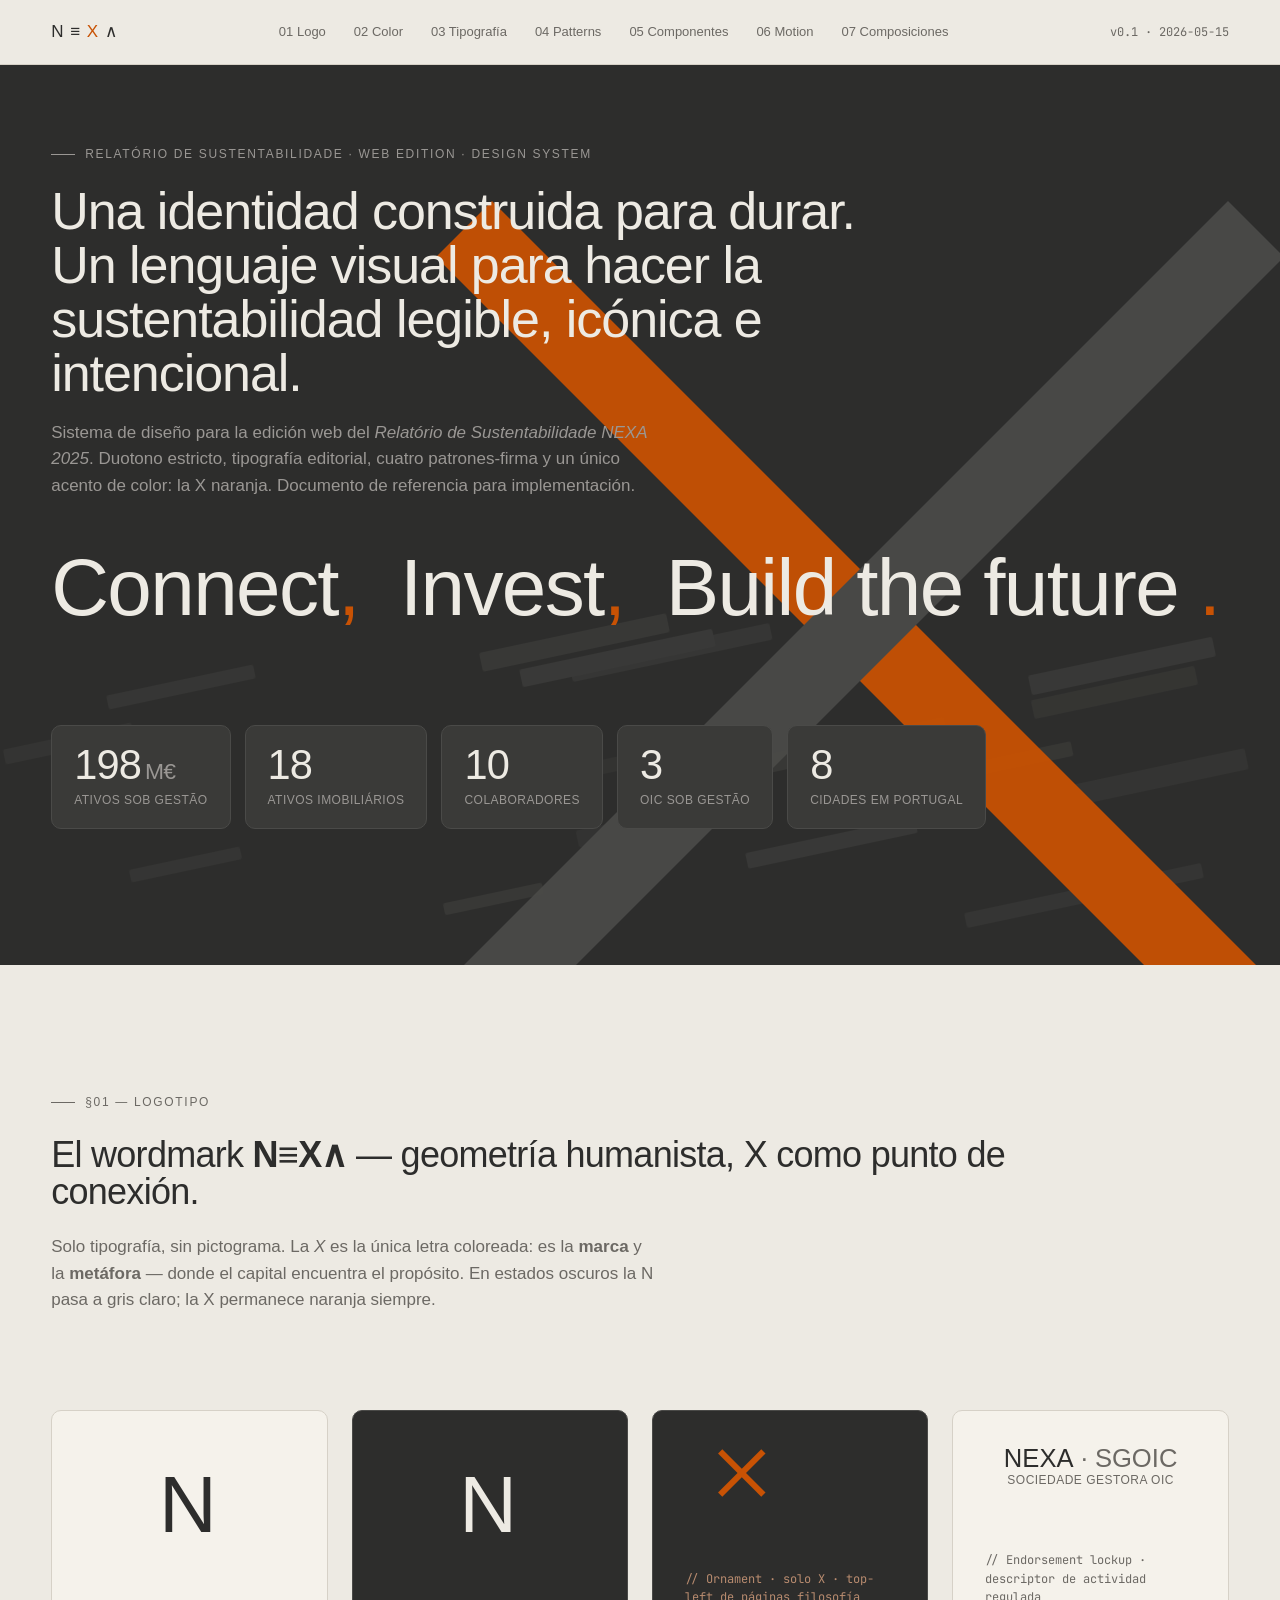
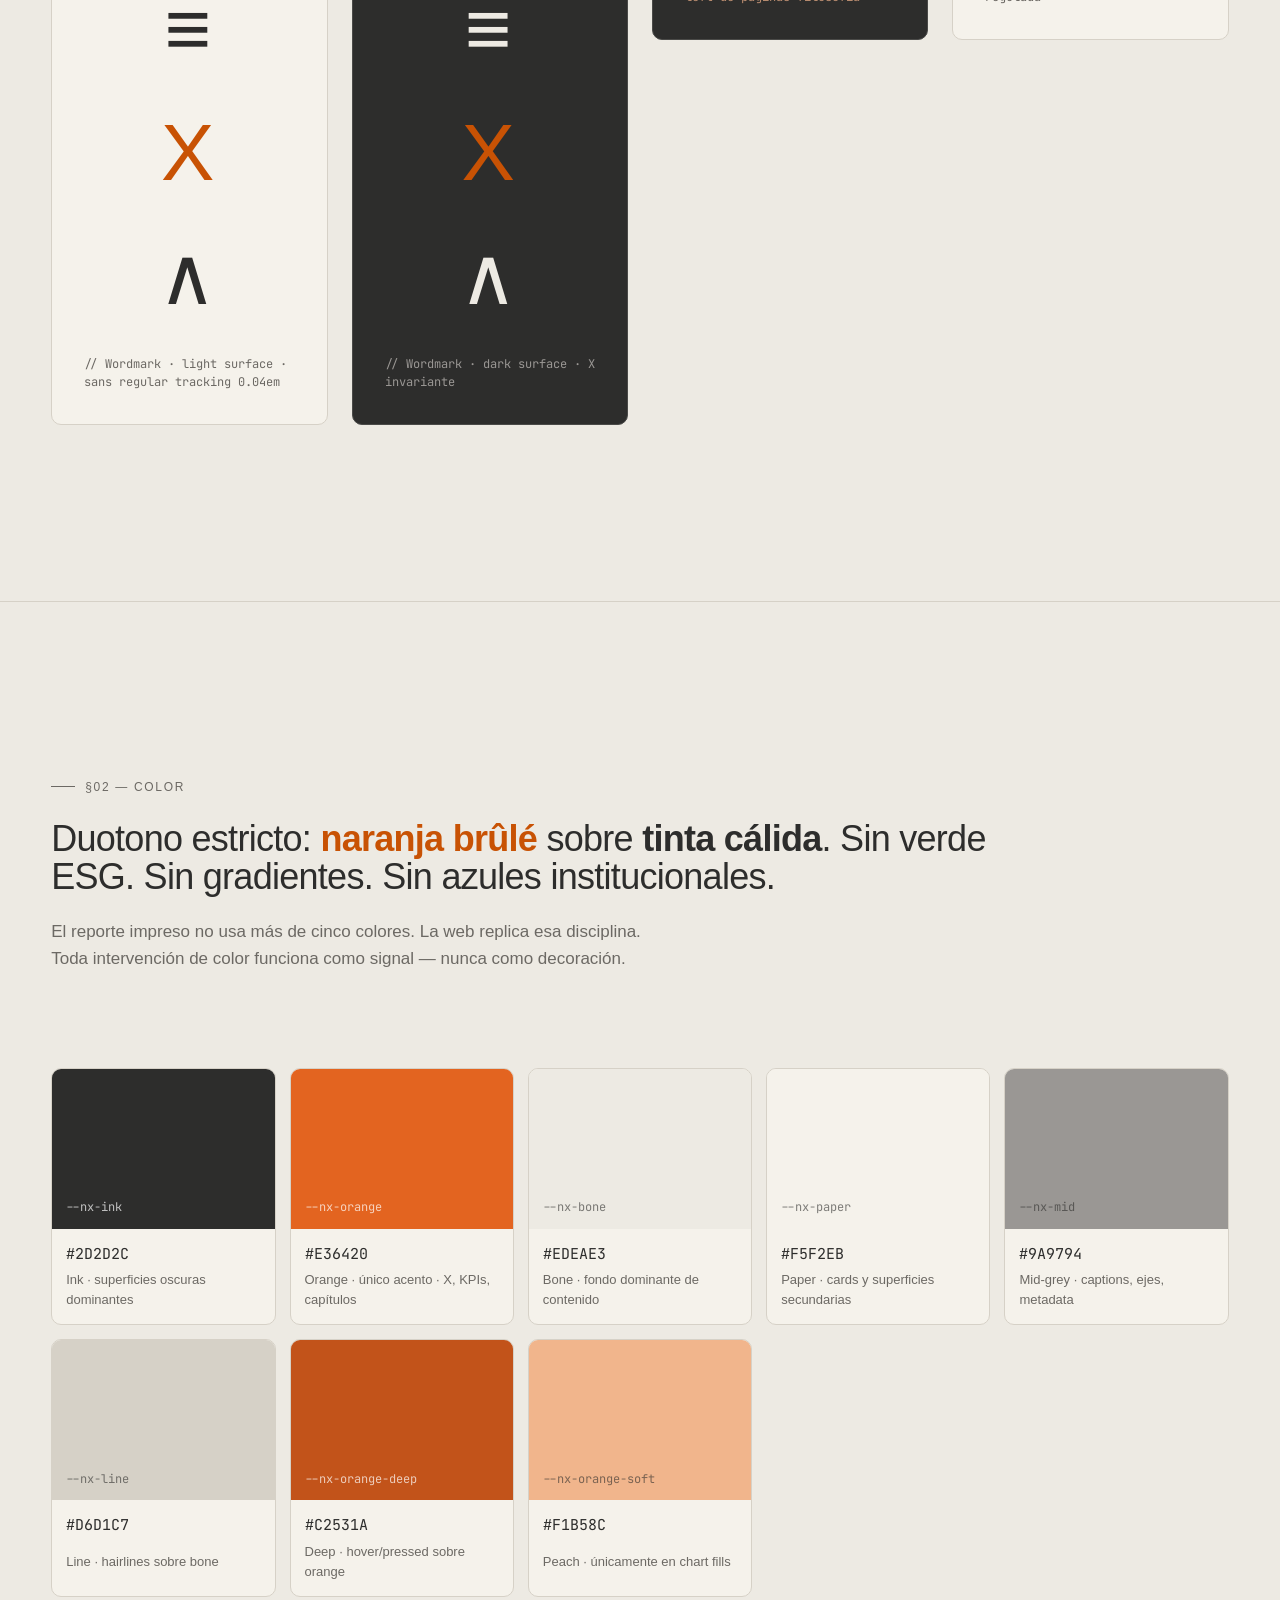
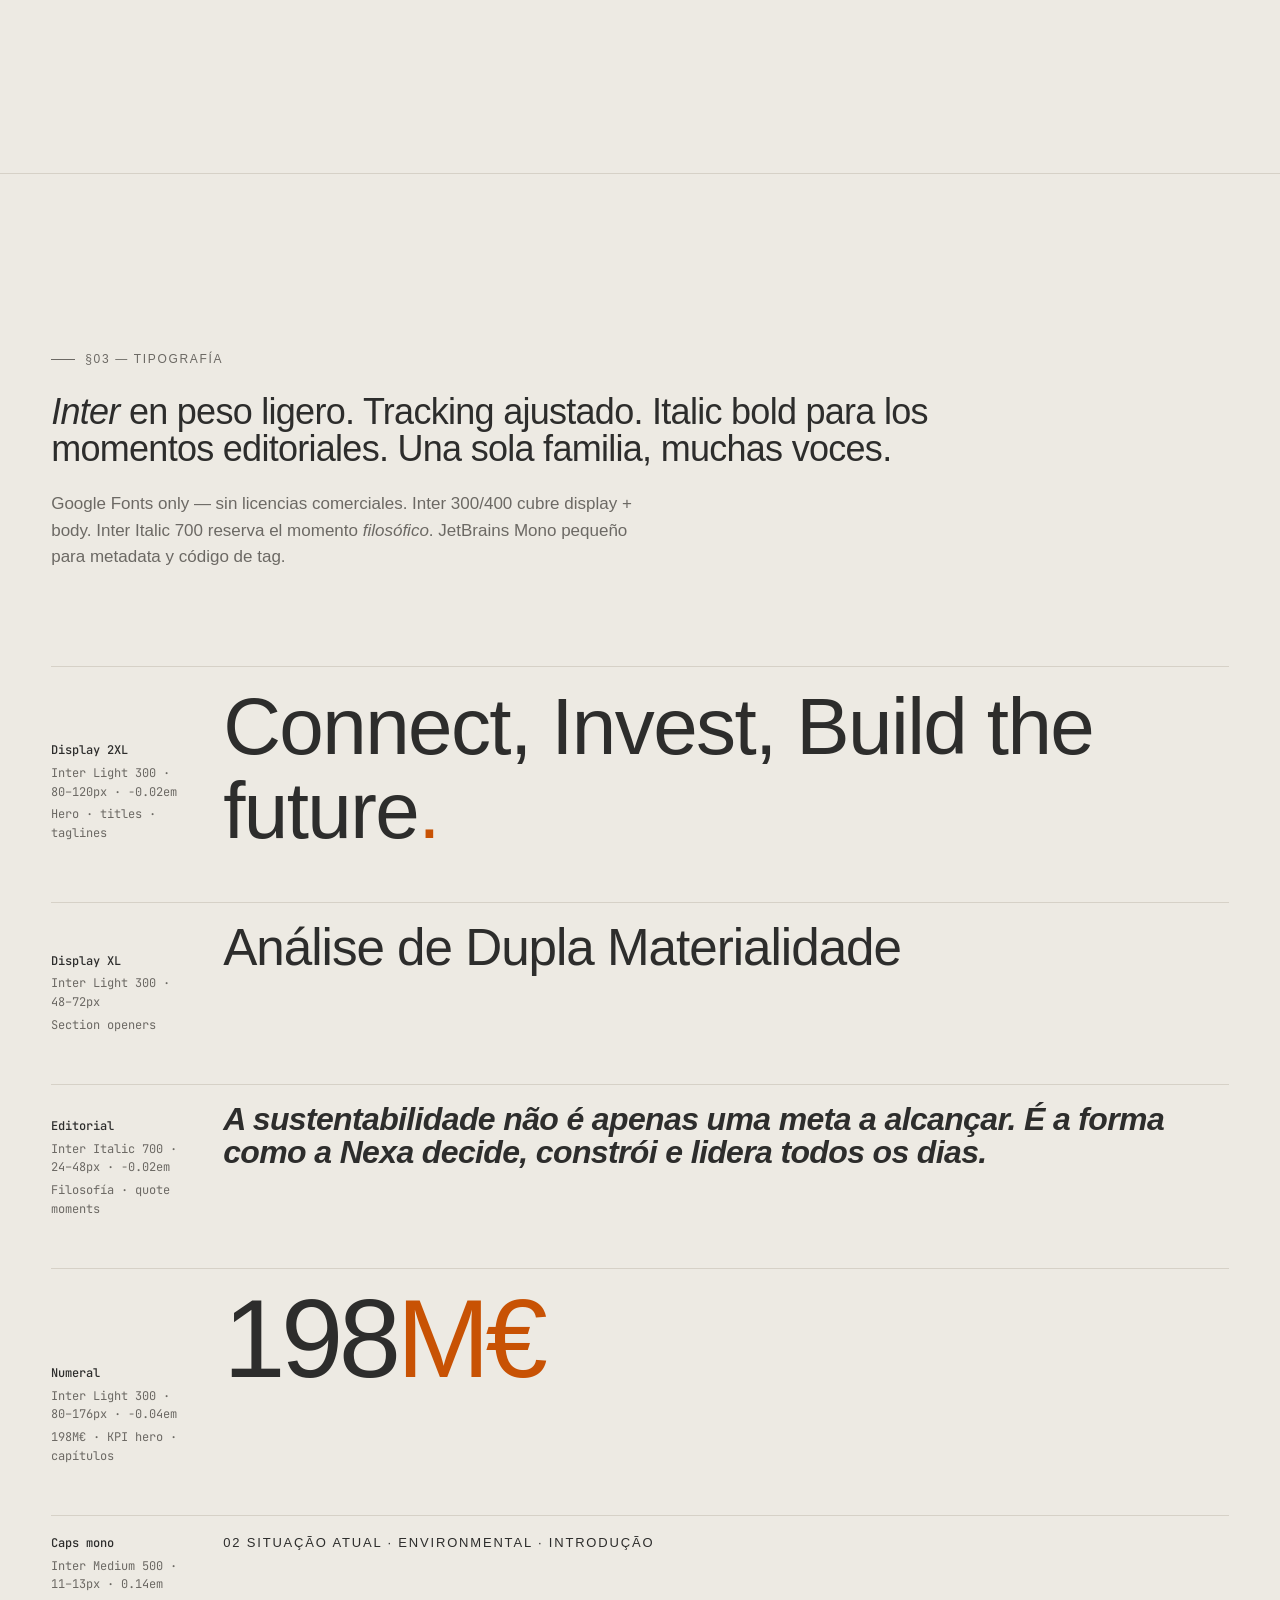
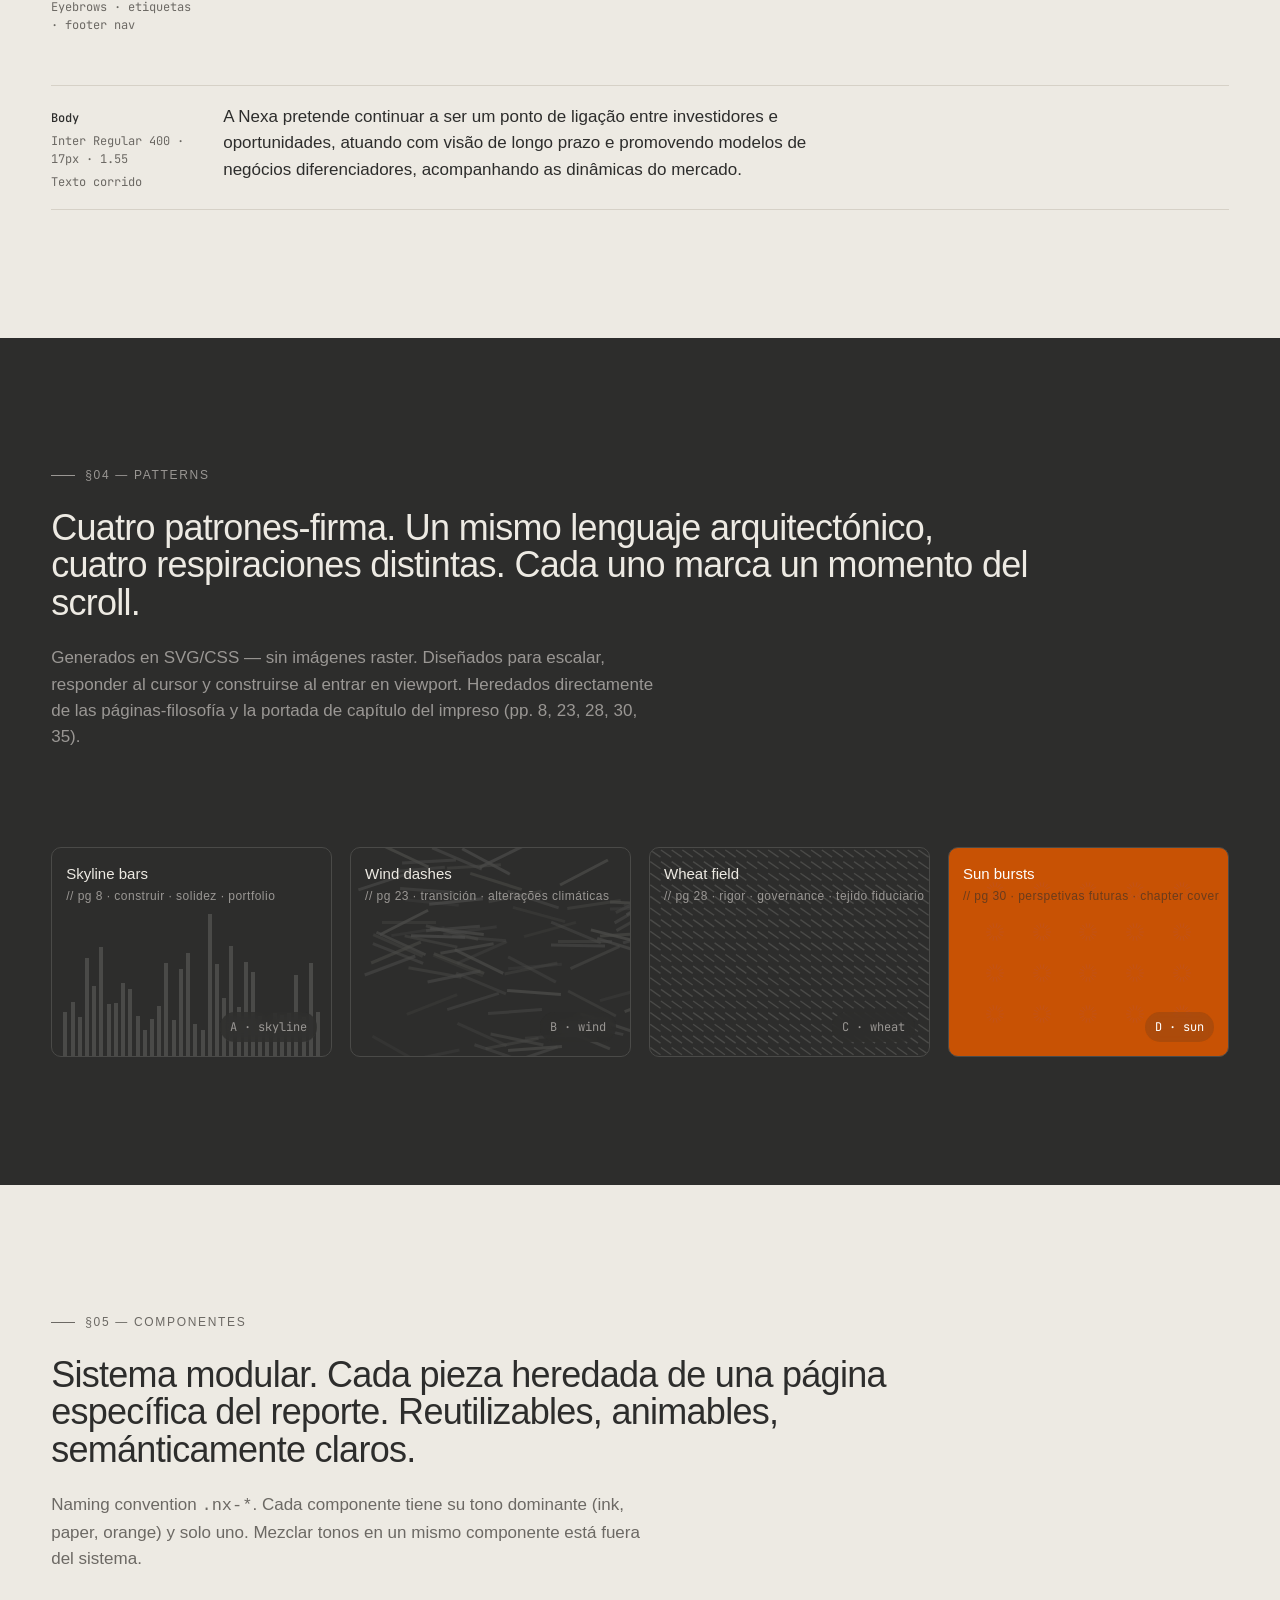
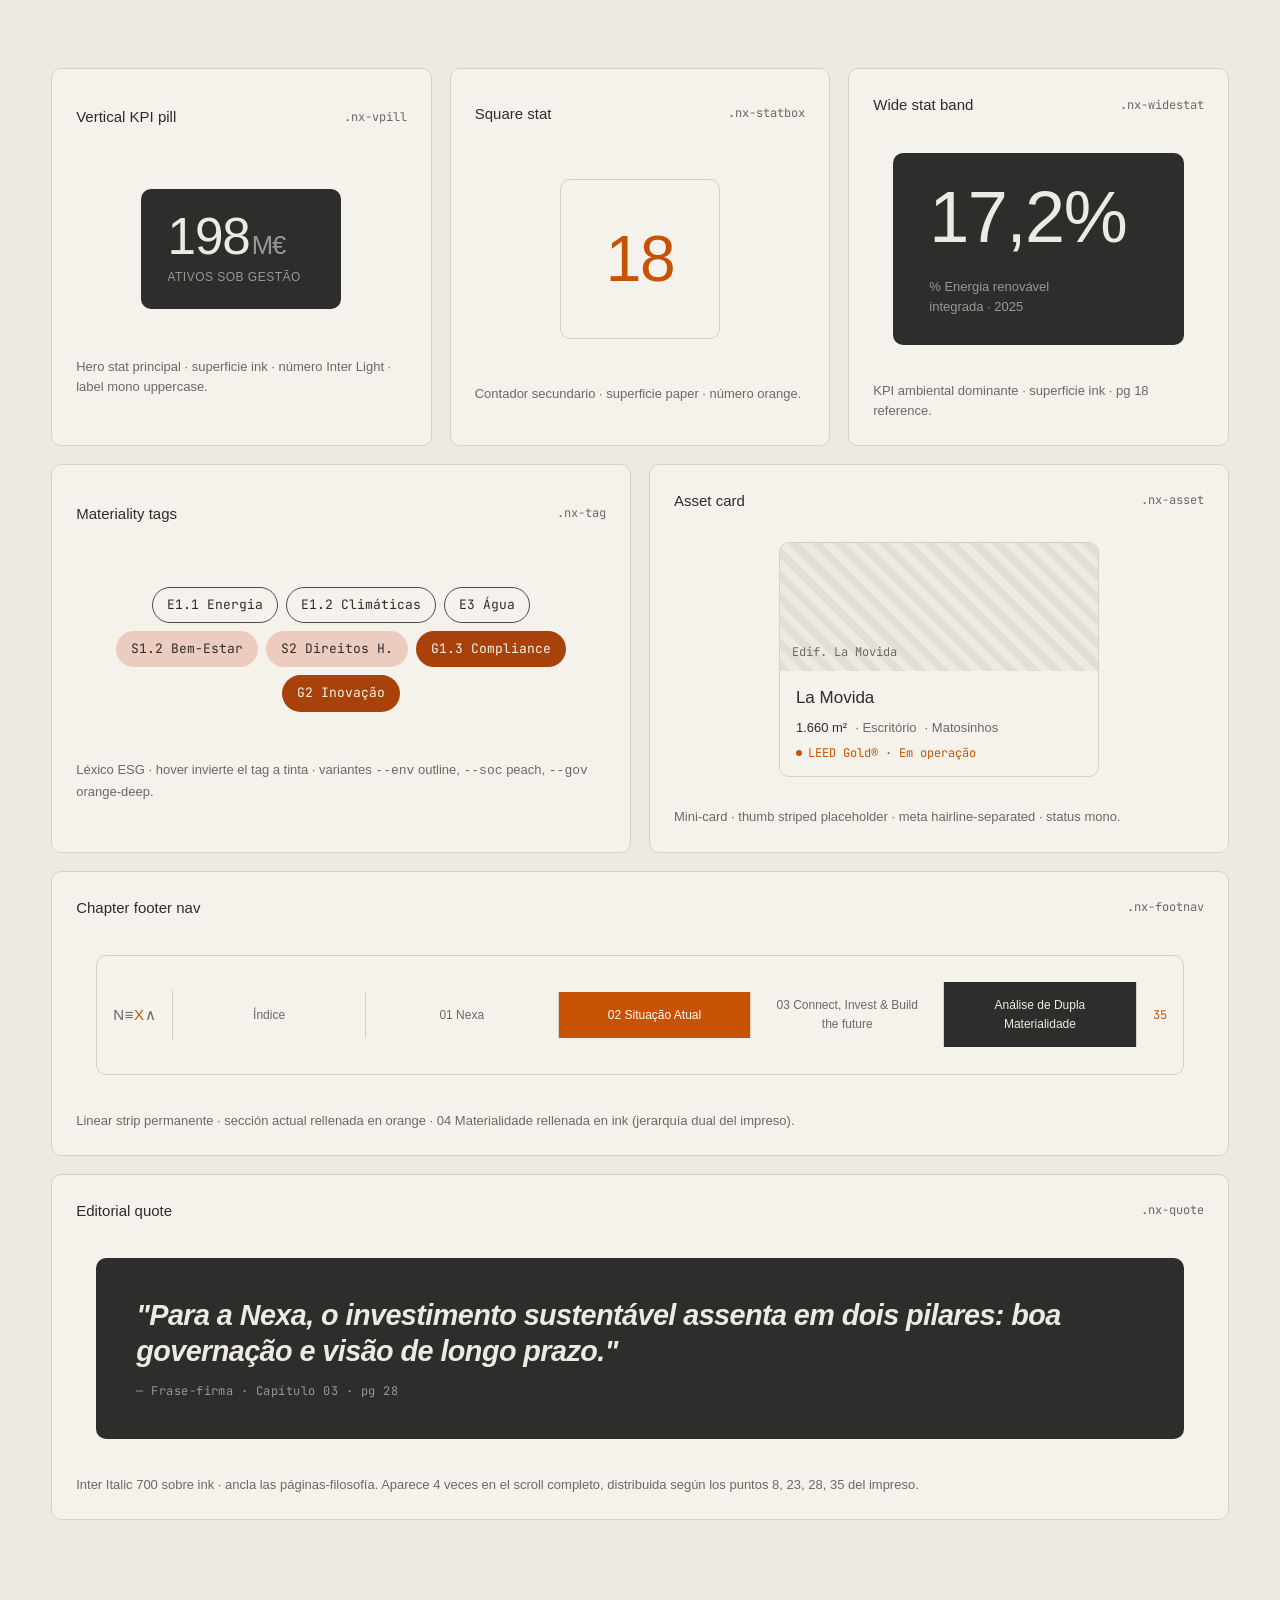
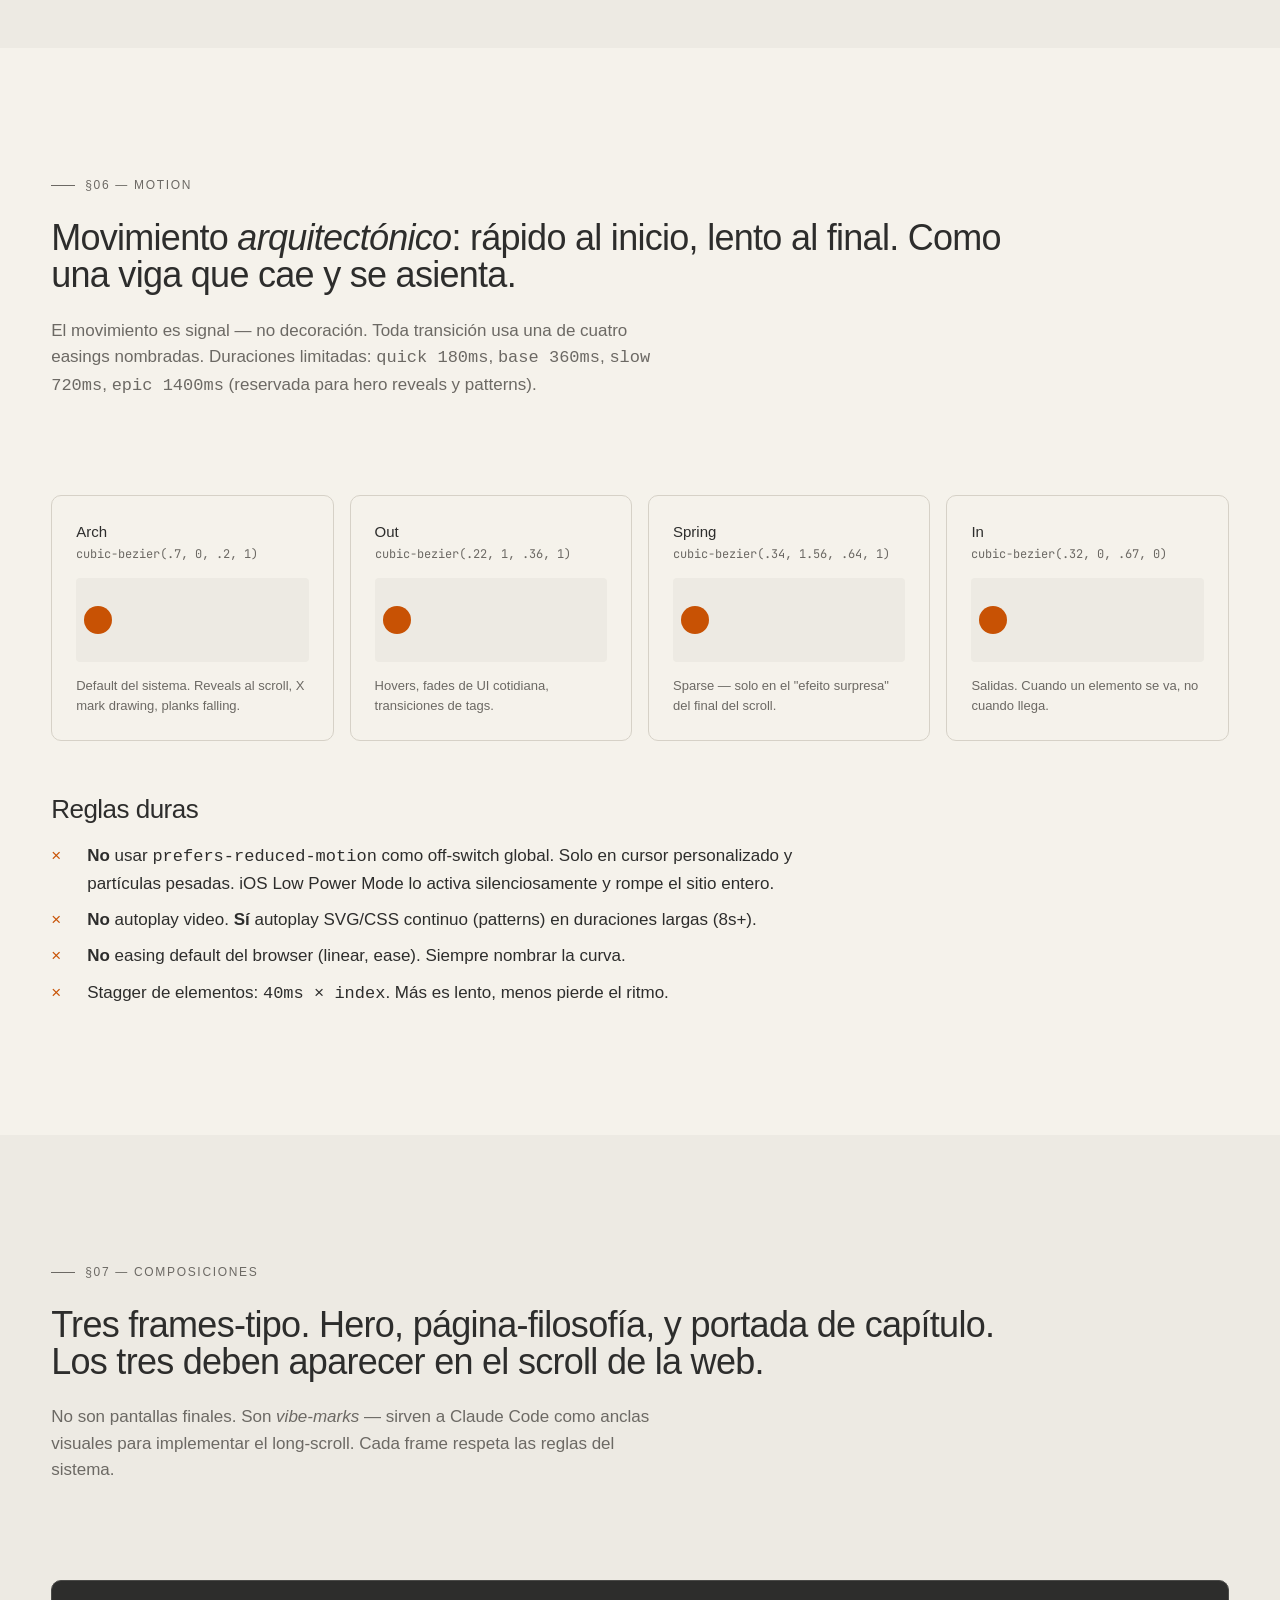
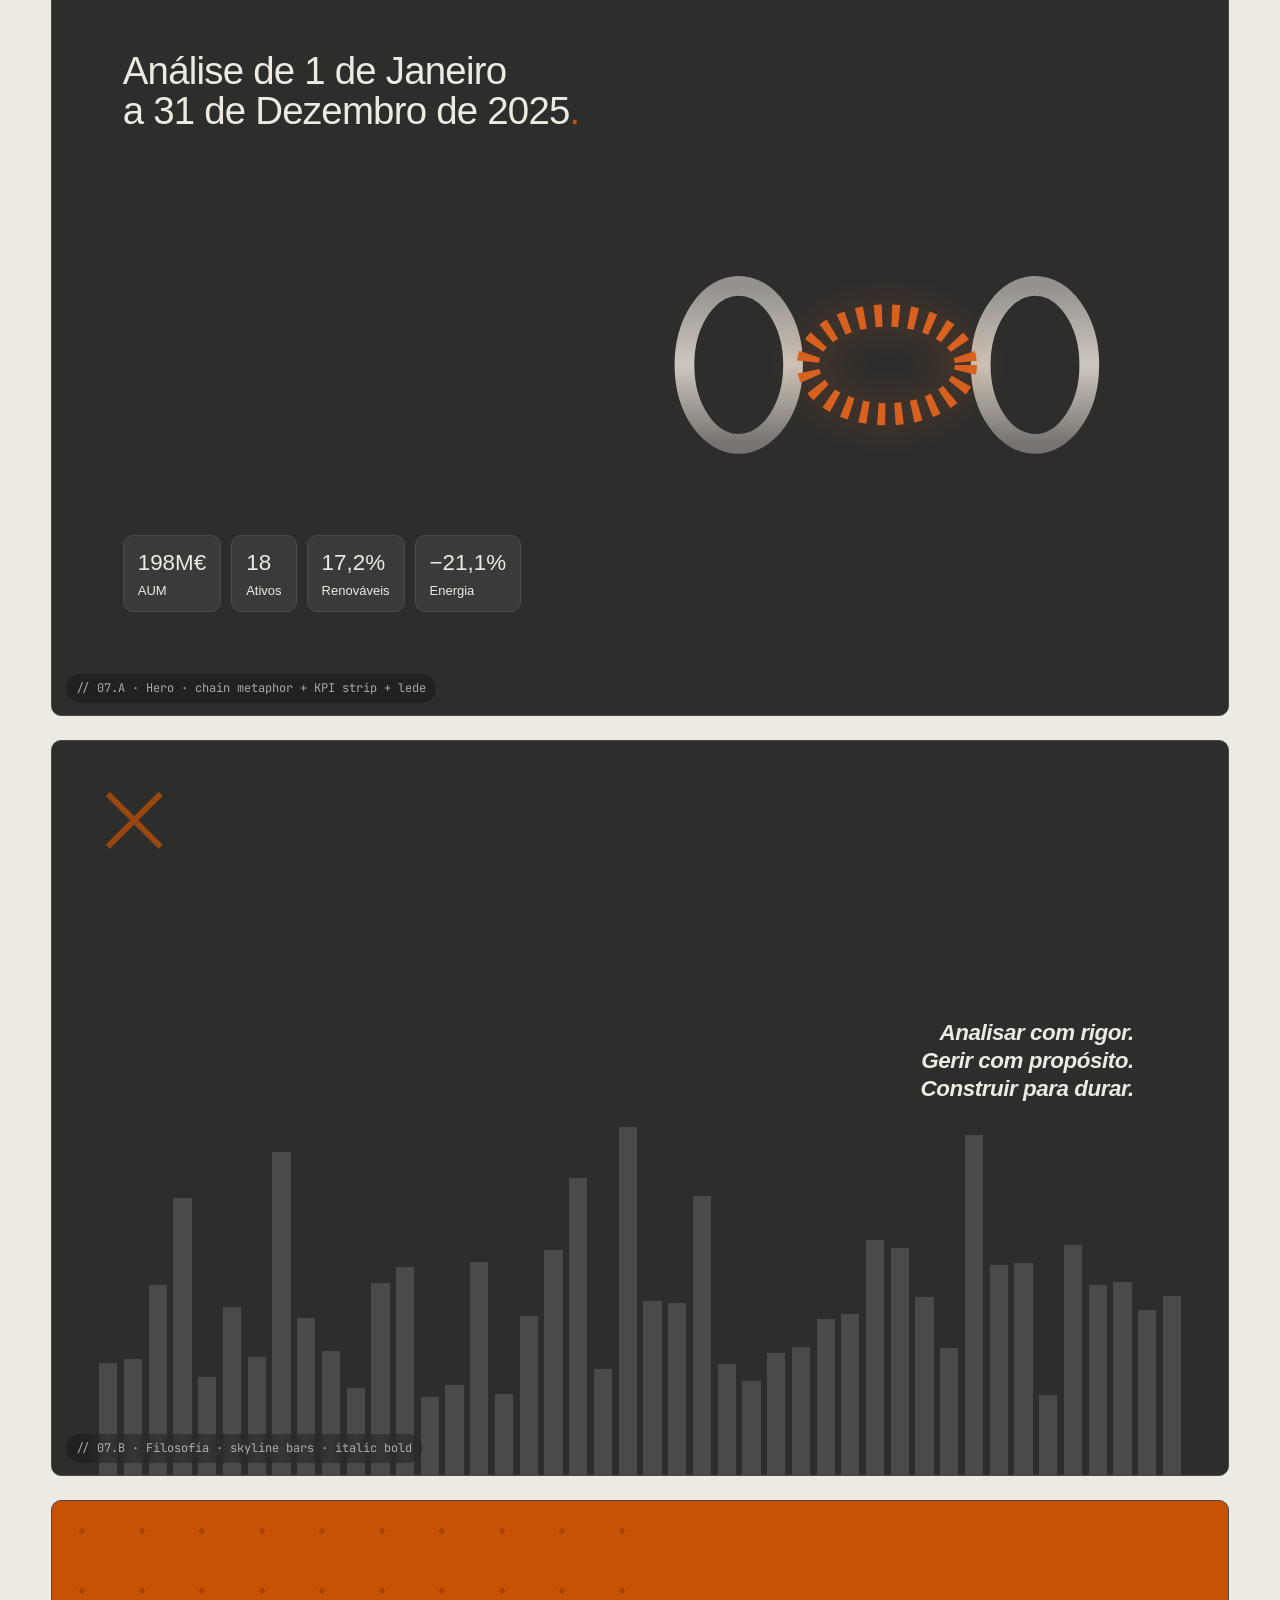
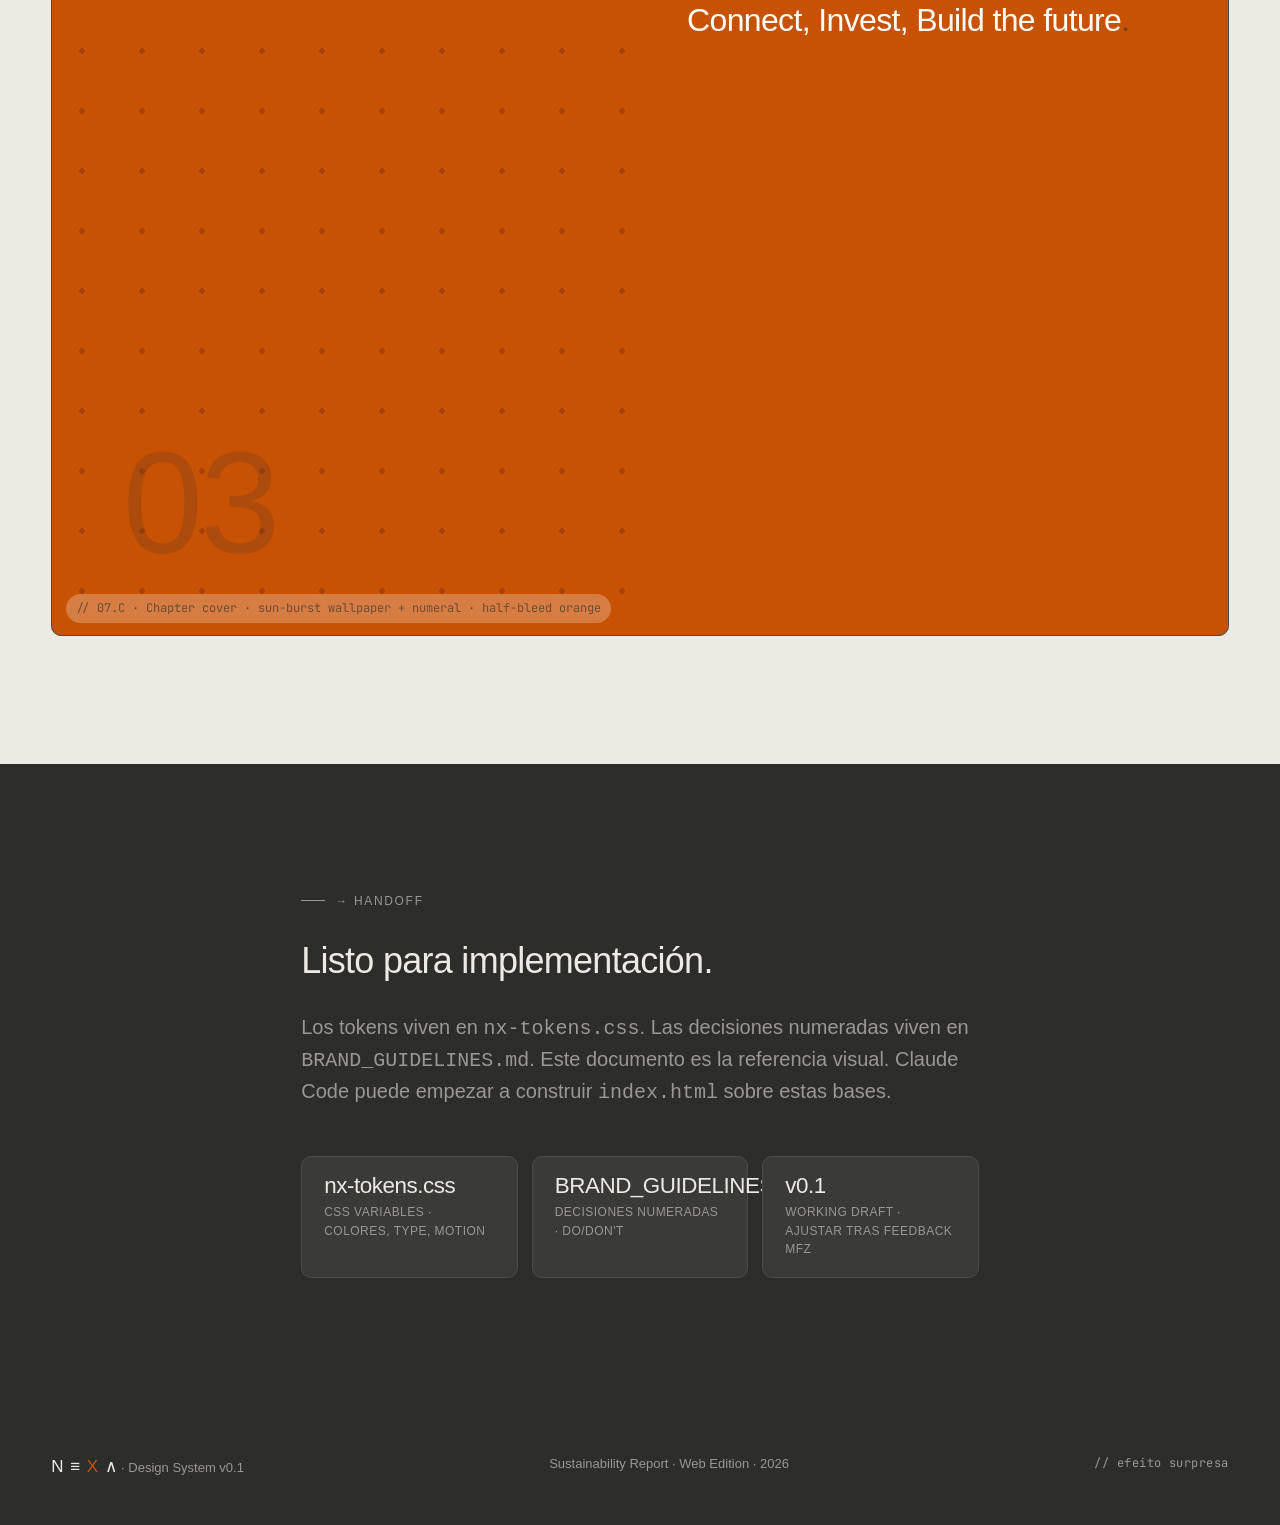
<file: design-system.html>
<!doctype html>
<html lang="es">
<head>
  <meta charset="utf-8">
  <title>NEXA · Design System v0.1</title>
  <meta name="viewport" content="width=device-width, initial-scale=1">
  <link rel="preconnect" href="https://fonts.googleapis.com">
  <link rel="preconnect" href="https://fonts.gstatic.com" crossorigin>
  <link rel="stylesheet" href="https://fonts.googleapis.com/css2?family=Inter:ital,wght@0,300;0,400;0,500;0,600;0,700;1,400;1,700&family=JetBrains+Mono:wght@400;500&display=swap">
  <link rel="stylesheet" href="nx-tokens.css">
  <style>
    /* ===================== RESET / BASE ===================== */
    *,*::before,*::after{box-sizing:border-box;margin:0;padding:0}
    html{scroll-behavior:smooth}
    body{
      font-family:var(--nx-font-sans);
      font-size:var(--nx-size-md);
      line-height:var(--nx-leading-body);
      color:var(--nx-ink);
      background:var(--nx-bone);
      -webkit-font-smoothing:antialiased;
      text-rendering:optimizeLegibility;
    }
    img,svg{display:block;max-width:100%}
    a{color:inherit;text-decoration:none}
    button{font:inherit;cursor:pointer;border:0;background:none;color:inherit}

    /* ===================== UTILITIES ===================== */
    .nx-shell{max-width:var(--nx-page-max);margin-inline:auto;padding-inline:var(--nx-page-pad)}
    .nx-mono{font-family:var(--nx-font-mono);font-size:var(--nx-size-2xs);letter-spacing:var(--nx-track-loose)}
    .nx-caps{text-transform:uppercase;letter-spacing:var(--nx-track-caps);font-size:var(--nx-size-2xs);font-weight:var(--nx-w-medium)}
    .nx-eyebrow{display:inline-flex;align-items:center;gap:10px;color:var(--nx-mute-on-bone)}
    .nx-eyebrow::before{content:"";display:block;width:24px;height:1px;background:currentColor}
    .nx-eyebrow--ink{color:var(--nx-mute-on-ink)}
    .nx-hr{height:1px;background:var(--nx-line);border:0;margin:var(--nx-s-7) 0}
    .nx-hr--dark{background:var(--nx-line-dark)}

    /* ===================== TOP STRIP ===================== */
    .nx-top{
      position:sticky;top:0;z-index:50;
      background:var(--nx-bone);
      border-bottom:1px solid var(--nx-line);
    }
    .nx-top__row{display:flex;align-items:center;justify-content:space-between;height:64px;gap:24px}
    .nx-top__nav{display:flex;gap:28px;flex-wrap:wrap}
    .nx-top__nav a{font-size:var(--nx-size-xs);color:var(--nx-mute-on-bone);transition:color var(--nx-dur-quick) var(--nx-ease-out)}
    .nx-top__nav a:hover{color:var(--nx-ink)}
    .nx-top__meta{font-size:var(--nx-size-2xs);color:var(--nx-mute-on-bone);font-family:var(--nx-font-mono)}

    /* ===================== WORDMARK ===================== */
    .nx-wordmark{display:inline-flex;align-items:center;gap:6px;font-weight:var(--nx-w-regular);letter-spacing:0.04em;font-size:var(--nx-size-md)}
    .nx-wordmark .x{color:var(--nx-orange)}

    /* ===================== HERO ===================== */
    .nx-hero{
      background:var(--nx-ink);
      color:var(--nx-on-ink);
      min-height:100vh;
      padding:80px 0 0;
      position:relative;
      overflow:hidden;
    }
    .nx-hero__grid{
      display:grid;
      grid-template-columns:1fr;
      gap:48px;
      position:relative;z-index:2;
    }
    .nx-hero__lede{display:grid;gap:20px;max-width:880px}
    .nx-hero__title{
      font-size:clamp(2.5rem, 6vw, var(--nx-size-3xl));
      font-weight:var(--nx-w-light);
      letter-spacing:var(--nx-track-tight);
      line-height:var(--nx-leading-tight);
    }
    .nx-hero__sub{color:var(--nx-mute-on-ink);max-width:64ch;font-size:var(--nx-size-md)}
    .nx-hero__tag{font-size:clamp(3rem, 8vw, var(--nx-size-4xl));font-weight:var(--nx-w-light);letter-spacing:var(--nx-track-tight);line-height:1.02}
    .nx-hero__tag .verb{display:inline-block;opacity:0;transform:translateY(0.4em);animation:nxVerbIn var(--nx-dur-slow) var(--nx-ease-arch) forwards}
    .nx-hero__tag .verb:nth-child(1){animation-delay:.4s}
    .nx-hero__tag .verb:nth-child(2){animation-delay:.9s}
    .nx-hero__tag .verb:nth-child(3){animation-delay:1.4s}
    .nx-hero__tag .verb:nth-child(4){animation-delay:1.9s}
    .nx-hero__tag .dot{color:var(--nx-orange)}
    @keyframes nxVerbIn{to{opacity:1;transform:translateY(0)}}

    /* Giant X mark behind hero */
    .nx-hero__xmark{
      position:absolute;inset:auto -120px -200px auto;
      width:min(120vh, 1100px);
      aspect-ratio:1;
      pointer-events:none;
      z-index:1;
      opacity:.95;
    }
    .nx-hero__xmark .stroke{
      stroke-dasharray:1000;
      stroke-dashoffset:1000;
      animation:nxStrokeIn 2s var(--nx-ease-arch) forwards;
    }
    .nx-hero__xmark .stroke--orange{stroke:var(--nx-orange);animation-delay:.5s}
    .nx-hero__xmark .stroke--ink{stroke:var(--nx-ink-3);animation-delay:.2s}
    @keyframes nxStrokeIn{to{stroke-dashoffset:0}}

    /* Planks at the bottom of hero (cover reference, pg 1) */
    .nx-hero__planks{
      position:absolute;inset:auto 0 0 0;height:42vh;pointer-events:none;z-index:0;
    }
    .nx-hero__planks span{
      position:absolute;background:var(--nx-ink-2);border-radius:2px;
      transform:rotate(-12deg) translateY(120%);
      animation:nxPlankIn 1.2s var(--nx-ease-arch) forwards;
    }
    @keyframes nxPlankIn{to{transform:rotate(-12deg) translateY(0)}}

    /* hero kpi strip */
    .nx-hero__kpis{
      display:flex;flex-wrap:wrap;gap:14px;margin-top:48px;position:relative;z-index:2;
    }
    .nx-pillstat{
      background:var(--nx-ink-2);
      color:var(--nx-on-ink);
      padding:18px 22px;
      border-radius:var(--nx-r-md);
      min-width:148px;
      display:flex;flex-direction:column;gap:6px;
      border:1px solid var(--nx-line-dark);
    }
    .nx-pillstat__num{
      font-size:clamp(2rem, 3.5vw, 2.6rem);
      font-weight:var(--nx-w-light);
      letter-spacing:var(--nx-track-tight);
      line-height:1;
    }
    .nx-pillstat__num .unit{font-size:.55em;color:var(--nx-mid);margin-left:4px}
    .nx-pillstat__label{font-size:var(--nx-size-2xs);color:var(--nx-mid);letter-spacing:var(--nx-track-loose);text-transform:uppercase}

    /* ===================== SECTION SHELL ===================== */
    .nx-sect{padding:var(--nx-s-10) 0;position:relative}
    .nx-sect--ink{background:var(--nx-ink);color:var(--nx-on-ink)}
    .nx-sect--paper{background:var(--nx-paper)}
    .nx-sect__head{display:grid;grid-template-columns:1fr;gap:24px;margin-bottom:var(--nx-s-9);max-width:980px}
    .nx-sect__num{
      font-size:clamp(4rem, 12vw, var(--nx-size-5xl));
      font-weight:var(--nx-w-light);
      letter-spacing:var(--nx-track-tight);
      line-height:1;
      color:var(--nx-orange);
    }
    .nx-sect__title{
      font-size:clamp(2rem, 5vw, var(--nx-size-2xl));
      font-weight:var(--nx-w-light);
      letter-spacing:var(--nx-track-tight);
      line-height:var(--nx-leading-tight);
    }
    .nx-sect__intro{color:var(--nx-mute-on-bone);max-width:64ch}
    .nx-sect--ink .nx-sect__intro{color:var(--nx-mute-on-ink)}

    /* ===================== LOGO ANATOMY ===================== */
    .nx-anatomy{display:grid;grid-template-columns:repeat(auto-fit,minmax(220px,1fr));gap:24px}
    .nx-anatomy__cell{
      background:var(--nx-paper);
      border:1px solid var(--nx-line);
      border-radius:var(--nx-r-md);
      padding:32px;
      aspect-ratio:1.2/1;
      display:grid;align-content:space-between;gap:16px;
    }
    .nx-anatomy__big{
      display:grid;place-items:center;
      font-size:clamp(3rem, 8vw, 5rem);
      font-weight:var(--nx-w-regular);
      letter-spacing:.04em;
      color:var(--nx-ink);
    }
    .nx-anatomy__big .x{color:var(--nx-orange)}
    .nx-anatomy__cap{font-size:var(--nx-size-2xs);color:var(--nx-mute-on-bone);font-family:var(--nx-font-mono)}
    .nx-anatomy__ink{background:var(--nx-ink);color:var(--nx-on-ink);border-color:var(--nx-line-dark)}
    .nx-anatomy__ink .nx-anatomy__big{color:var(--nx-on-ink)}
    .nx-anatomy__ink .nx-anatomy__cap{color:var(--nx-mute-on-ink)}
    .nx-anatomy__ornament{background:var(--nx-ink);color:var(--nx-orange);border-color:var(--nx-line-dark);position:relative;overflow:hidden}
    .nx-anatomy__ornament svg{width:54%;height:54%}

    /* ===================== COLOR ===================== */
    .nx-palette{display:grid;grid-template-columns:repeat(auto-fit,minmax(200px,1fr));gap:14px}
    .nx-swatch{
      border-radius:var(--nx-r-md);
      overflow:hidden;
      border:1px solid var(--nx-line);
      background:var(--nx-paper);
      display:grid;grid-template-rows:160px auto;
    }
    .nx-swatch__chip{position:relative}
    .nx-swatch__chip::after{content:attr(data-name);position:absolute;left:14px;bottom:12px;font-family:var(--nx-font-mono);font-size:var(--nx-size-2xs);color:rgba(255,255,255,.7)}
    .nx-swatch__meta{padding:14px;display:grid;gap:4px}
    .nx-swatch__hex{font-family:var(--nx-font-mono);font-size:var(--nx-size-sm);color:var(--nx-ink)}
    .nx-swatch__role{font-size:var(--nx-size-xs);color:var(--nx-mute-on-bone)}
    .nx-swatch.is-light .nx-swatch__chip::after{color:rgba(45,45,44,.6)}

    /* ===================== TYPOGRAPHY ===================== */
    .nx-typo{display:grid;gap:var(--nx-s-6)}
    .nx-typo__row{display:grid;grid-template-columns:140px 1fr;gap:32px;align-items:baseline;padding-block:18px;border-top:1px solid var(--nx-line)}
    .nx-typo__row:last-child{border-bottom:1px solid var(--nx-line)}
    .nx-typo__meta{display:grid;gap:4px;font-family:var(--nx-font-mono);font-size:var(--nx-size-2xs);color:var(--nx-mute-on-bone)}
    .nx-typo__meta b{color:var(--nx-ink);font-weight:var(--nx-w-medium)}
    .nx-typo__spec{line-height:var(--nx-leading-tight)}
    .nx-typo__spec.display-2xl{font-size:clamp(3rem,7vw,5rem);font-weight:var(--nx-w-light);letter-spacing:var(--nx-track-tight)}
    .nx-typo__spec.display-xl{font-size:clamp(2.4rem,5vw,3.2rem);font-weight:var(--nx-w-light);letter-spacing:var(--nx-track-tight)}
    .nx-typo__spec.display-lg{font-size:clamp(1.8rem,3vw,2.25rem);font-weight:var(--nx-w-light);letter-spacing:var(--nx-track-tight)}
    .nx-typo__spec.editorial{font-style:italic;font-weight:var(--nx-w-bold);font-size:clamp(1.5rem,3vw,2rem);letter-spacing:var(--nx-track-tight)}
    .nx-typo__spec.caps{font-size:var(--nx-size-xs);text-transform:uppercase;letter-spacing:var(--nx-track-caps);font-weight:var(--nx-w-medium)}
    .nx-typo__spec.body{font-size:var(--nx-size-md);line-height:var(--nx-leading-body);max-width:62ch}
    .nx-typo__spec.numeral{font-size:clamp(4rem,9vw,7rem);font-weight:var(--nx-w-light);letter-spacing:-0.04em;line-height:.92}
    .nx-typo__spec.numeral .unit{color:var(--nx-orange)}

    /* ===================== PATTERN GRID ===================== */
    .nx-patterns{display:grid;grid-template-columns:repeat(auto-fit,minmax(280px,1fr));gap:18px}
    .nx-pattern{
      position:relative;aspect-ratio:4/3;border-radius:var(--nx-r-md);overflow:hidden;
      background:var(--nx-ink);color:var(--nx-on-ink);
      border:1px solid var(--nx-line-dark);
    }
    .nx-pattern__label{
      position:absolute;inset:auto 14px 14px auto;
      font-family:var(--nx-font-mono);font-size:var(--nx-size-2xs);
      color:var(--nx-mute-on-ink);z-index:3;
      background:rgba(45,45,44,.7);backdrop-filter:blur(6px);
      padding:6px 10px;border-radius:var(--nx-r-pill);
    }
    .nx-pattern__name{position:absolute;inset:14px auto auto 14px;z-index:3;font-size:var(--nx-size-sm);color:var(--nx-on-ink);font-weight:var(--nx-w-medium)}
    .nx-pattern__name small{display:block;color:var(--nx-mute-on-ink);font-weight:var(--nx-w-regular);font-size:var(--nx-size-2xs);margin-top:2px;letter-spacing:var(--nx-track-loose)}

    /* — Pattern A: Skyline bars (philosophy pg 8) — */
    .nx-pattern--skyline{background:var(--nx-ink)}
    .nx-pattern--skyline .bars{position:absolute;inset:auto 0 0 0;height:62%;display:flex;align-items:end;gap:1.2%;padding:0 4%}
    .nx-pattern--skyline .bar{flex:1 1 0;background:var(--nx-ink-3);transform-origin:bottom;transform:scaleY(0);animation:nxBarRise 1.2s var(--nx-ease-arch) forwards}

    /* — Pattern B: Wind dashes (philosophy pg 23) — */
    .nx-pattern--wind{background:var(--nx-ink)}
    .nx-pattern--wind .dash{
      position:absolute;width:54px;height:3px;background:var(--nx-ink-3);
      transform-origin:center;
      animation:nxDrift 8s ease-in-out infinite;
    }

    /* — Pattern C: Wheat field (philosophy pg 28) — */
    .nx-pattern--wheat{background:var(--nx-ink)}
    .nx-pattern--wheat svg{position:absolute;inset:0;width:100%;height:100%}
    .nx-pattern--wheat .stalk{stroke:var(--nx-ink-3);stroke-width:2;animation:nxBreathe 4s ease-in-out infinite}

    /* — Pattern D: Sun bursts (chapter cover pg 30) — */
    .nx-pattern--sun{background:var(--nx-orange);color:var(--nx-on-orange)}
    .nx-pattern--sun .sun-grid{position:absolute;inset:0;display:grid;grid-template-columns:repeat(5,1fr);grid-template-rows:repeat(4,1fr);place-items:center;padding:8%}
    .nx-pattern--sun .sun{width:64%;aspect-ratio:1;animation:nxSpin 14s linear infinite}
    .nx-pattern--sun .sun:nth-child(odd){animation-direction:reverse}
    .nx-pattern--sun .nx-pattern__name{color:var(--nx-on-orange)}
    .nx-pattern--sun .nx-pattern__name small{color:rgba(45,45,44,.6)}
    .nx-pattern--sun .nx-pattern__label{background:rgba(45,45,44,.18);color:var(--nx-on-orange)}

    @keyframes nxBarRise{to{transform:scaleY(1)}}
    @keyframes nxDrift{
      0%,100%{transform:translate(0,0) rotate(var(--rot,12deg))}
      50%{transform:translate(8px,-6px) rotate(calc(var(--rot,12deg) + 4deg))}
    }
    @keyframes nxBreathe{0%,100%{opacity:.55}50%{opacity:1}}
    @keyframes nxSpin{to{transform:rotate(360deg)}}

    /* ===================== COMPONENTS ===================== */
    .nx-comp-grid{display:grid;grid-template-columns:repeat(12,1fr);gap:18px}
    .nx-comp{background:var(--nx-paper);border:1px solid var(--nx-line);border-radius:var(--nx-r-md);padding:24px;display:grid;gap:16px}
    .nx-comp__title{font-size:var(--nx-size-sm);font-weight:var(--nx-w-medium);color:var(--nx-ink);display:flex;align-items:center;justify-content:space-between;gap:12px}
    .nx-comp__title small{font-family:var(--nx-font-mono);color:var(--nx-mute-on-bone);font-weight:var(--nx-w-regular);font-size:var(--nx-size-2xs)}
    .nx-comp__body{display:grid;place-items:center;min-height:160px;padding:20px}
    .nx-comp__note{font-size:var(--nx-size-xs);color:var(--nx-mute-on-bone)}

    /* Vertical KPI pill — page 4 style */
    .nx-vpill{
      background:var(--nx-ink);color:var(--nx-on-ink);
      border-radius:var(--nx-r-md);
      padding:22px 26px;
      display:grid;gap:6px;min-width:200px;
    }
    .nx-vpill__big{font-size:clamp(2.6rem,5vw,3.2rem);font-weight:var(--nx-w-light);letter-spacing:var(--nx-track-tight);line-height:1}
    .nx-vpill__big .unit{font-size:.5em;color:var(--nx-mid);margin-left:2px}
    .nx-vpill__label{font-size:var(--nx-size-2xs);color:var(--nx-mid);text-transform:uppercase;letter-spacing:var(--nx-track-loose)}

    /* Square stat card — page 4 right side */
    .nx-statbox{
      background:var(--nx-paper);
      border:1px solid var(--nx-line);
      border-radius:var(--nx-r-md);
      width:160px;height:160px;
      display:grid;place-items:center;gap:0;
      padding:18px;
    }
    .nx-statbox__num{font-size:clamp(3rem,6vw,4rem);font-weight:var(--nx-w-light);color:var(--nx-orange);letter-spacing:var(--nx-track-tight);line-height:1}

    /* Wide dark pill — page 18 (17,2%) */
    .nx-widestat{
      background:var(--nx-ink);color:var(--nx-on-ink);
      border-radius:var(--nx-r-md);
      padding:28px 36px;
      display:flex;align-items:baseline;justify-content:space-between;gap:24px;
      width:100%;flex-wrap:wrap;
    }
    .nx-widestat__num{font-size:clamp(3.2rem,6vw,4.5rem);font-weight:var(--nx-w-light);line-height:1;letter-spacing:var(--nx-track-tight)}
    .nx-widestat__cap{font-size:var(--nx-size-xs);color:var(--nx-mid)}

    /* Materiality tags */
    .nx-tagset{display:flex;flex-wrap:wrap;gap:8px;align-items:center;justify-content:center}
    .nx-tag{
      display:inline-flex;align-items:center;gap:6px;
      padding:7px 14px;border-radius:var(--nx-r-pill);
      font-family:var(--nx-font-mono);font-size:var(--nx-size-xs);
      background:var(--nx-paper);color:var(--nx-ink);
      border:1px solid var(--nx-line);
      transition:transform var(--nx-dur-quick) var(--nx-ease-arch), background var(--nx-dur-quick) var(--nx-ease-out);
    }
    .nx-tag:hover{transform:translateY(-1px);background:var(--nx-ink);color:var(--nx-on-ink);border-color:var(--nx-ink)}
    .nx-tag--env{background:transparent;border-color:var(--nx-line-dark);color:var(--nx-ink)}
    .nx-tag--soc{background:var(--nx-orange-soft);border-color:transparent;color:var(--nx-ink)}
    .nx-tag--gov{background:var(--nx-orange-deep);border-color:transparent;color:var(--nx-paper)}

    /* Chapter footer nav (linear strip) */
    .nx-footnav{
      display:grid;grid-template-columns:auto repeat(5,1fr) auto;
      align-items:center;
      border:1px solid var(--nx-line);
      border-radius:var(--nx-r-md);
      background:var(--nx-paper);
      overflow:hidden;
      width:100%;
    }
    .nx-footnav__cell{padding:14px 16px;font-size:var(--nx-size-2xs);color:var(--nx-mute-on-bone);border-right:1px solid var(--nx-line);text-align:center}
    .nx-footnav__cell:last-child{border-right:0}
    .nx-footnav__cell.is-current{background:var(--nx-orange);color:var(--nx-on-orange);font-weight:var(--nx-w-medium)}
    .nx-footnav__cell.is-current-ink{background:var(--nx-ink);color:var(--nx-on-ink);font-weight:var(--nx-w-medium)}
    .nx-footnav__brand{background:var(--nx-paper);font-weight:var(--nx-w-regular);font-size:var(--nx-size-sm);letter-spacing:0.04em}
    .nx-footnav__brand .x{color:var(--nx-orange)}
    .nx-footnav__page{font-family:var(--nx-font-mono);color:var(--nx-orange);font-size:var(--nx-size-2xs)}

    /* Asset card */
    .nx-asset{
      background:var(--nx-paper);
      border:1px solid var(--nx-line);
      border-radius:var(--nx-r-md);
      overflow:hidden;
      display:grid;grid-template-rows:128px auto;
      width:100%;
    }
    .nx-asset__img{
      background:repeating-linear-gradient(45deg,var(--nx-mist) 0 8px,var(--nx-bone) 8px 16px);
      position:relative;
    }
    .nx-asset__img::after{
      content:"Edif. La Movida";position:absolute;inset:auto 12px 10px;
      font-family:var(--nx-font-mono);font-size:var(--nx-size-2xs);color:var(--nx-mute-on-bone);
    }
    .nx-asset__body{padding:14px 16px;display:grid;gap:6px}
    .nx-asset__name{font-size:var(--nx-size-md);font-weight:var(--nx-w-medium);color:var(--nx-ink)}
    .nx-asset__meta{font-size:var(--nx-size-xs);color:var(--nx-mute-on-bone);display:flex;gap:8px;flex-wrap:wrap}
    .nx-asset__meta b{color:var(--nx-ink);font-weight:var(--nx-w-medium)}
    .nx-asset__status{
      display:inline-flex;align-items:center;gap:6px;font-size:var(--nx-size-2xs);
      font-family:var(--nx-font-mono);color:var(--nx-orange);
    }
    .nx-asset__status::before{content:"";width:6px;height:6px;background:var(--nx-orange);border-radius:50%}

    /* Editorial quote */
    .nx-quote{
      background:var(--nx-ink);color:var(--nx-on-ink);
      padding:40px;border-radius:var(--nx-r-md);
      font-style:italic;font-weight:var(--nx-w-bold);
      font-size:clamp(1.4rem,2.5vw,1.8rem);
      letter-spacing:var(--nx-track-tight);
      line-height:1.25;
      width:100%;
    }
    .nx-quote small{display:block;margin-top:14px;font-family:var(--nx-font-mono);font-style:normal;font-weight:var(--nx-w-regular);font-size:var(--nx-size-2xs);color:var(--nx-mute-on-ink);letter-spacing:var(--nx-track-loose)}

    /* ===================== MOTION TABLE ===================== */
    .nx-motion{display:grid;grid-template-columns:repeat(auto-fit,minmax(240px,1fr));gap:16px}
    .nx-motion__card{
      background:var(--nx-paper);border:1px solid var(--nx-line);
      border-radius:var(--nx-r-md);padding:24px;display:grid;gap:14px;
      min-height:200px;
    }
    .nx-motion__card .demo{position:relative;height:84px;border-radius:var(--nx-r-sm);background:var(--nx-bone);overflow:hidden}
    .nx-motion__card .demo .ball{position:absolute;top:50%;left:8px;width:28px;height:28px;border-radius:50%;background:var(--nx-orange);transform:translateY(-50%);animation:nxDemoMove 3s infinite}
    .nx-motion__card .demo .ball.b-arch{animation-timing-function:cubic-bezier(.7,0,.2,1)}
    .nx-motion__card .demo .ball.b-out{animation-timing-function:cubic-bezier(.22,1,.36,1)}
    .nx-motion__card .demo .ball.b-spring{animation-timing-function:cubic-bezier(.34,1.56,.64,1)}
    .nx-motion__card .demo .ball.b-in{animation-timing-function:cubic-bezier(.32,0,.67,0)}
    .nx-motion__name{font-size:var(--nx-size-sm);font-weight:var(--nx-w-medium)}
    .nx-motion__name small{display:block;color:var(--nx-mute-on-bone);font-weight:var(--nx-w-regular);font-family:var(--nx-font-mono);font-size:var(--nx-size-2xs);margin-top:2px}
    @keyframes nxDemoMove{
      0%{left:8px}45%{left:calc(100% - 36px)}55%{left:calc(100% - 36px)}100%{left:8px}
    }

    /* ===================== COMPOSITION MOCKS ===================== */
    .nx-mocks{display:grid;gap:24px;grid-template-columns:1fr;margin-top:32px}
    .nx-mock{
      position:relative;border-radius:var(--nx-r-md);overflow:hidden;
      aspect-ratio:16/10;border:1px solid var(--nx-line-dark);
      isolation:isolate;
    }
    .nx-mock--hero{background:var(--nx-ink);color:var(--nx-on-ink)}
    .nx-mock--philosophy{background:var(--nx-ink);color:var(--nx-on-ink)}
    .nx-mock--chapter{background:var(--nx-orange);color:var(--nx-on-orange)}
    .nx-mock__inner{position:absolute;inset:0;padding:6%;display:grid}
    .nx-mock__caption{
      position:absolute;left:14px;bottom:12px;
      font-family:var(--nx-font-mono);font-size:var(--nx-size-2xs);
      color:rgba(255,255,255,.6);z-index:3;
      background:rgba(0,0,0,.25);padding:5px 10px;border-radius:var(--nx-r-pill);
      backdrop-filter:blur(6px);
    }
    .nx-mock--chapter .nx-mock__caption{color:rgba(45,45,44,.6);background:rgba(255,255,255,.25)}

    /* Hero mock */
    .nx-mock--hero .title{font-size:clamp(1.5rem,3.4vw,2.4rem);font-weight:var(--nx-w-light);letter-spacing:var(--nx-track-tight);line-height:1.05;max-width:60%;align-self:start}
    .nx-mock--hero .title .dot{color:var(--nx-orange)}
    .nx-mock--hero .chain{position:absolute;inset:auto 8% 14% auto;width:42%;aspect-ratio:1;opacity:.95}
    .nx-mock--hero .kpis{position:absolute;left:6%;right:6%;bottom:14%;display:flex;gap:10px;flex-wrap:wrap}
    .nx-mock--hero .vp{background:var(--nx-ink-2);border:1px solid var(--nx-line-dark);border-radius:var(--nx-r-md);padding:10px 14px;font-size:var(--nx-size-xs);color:var(--nx-on-ink)}
    .nx-mock--hero .vp b{display:block;font-size:1.4rem;font-weight:var(--nx-w-light)}

    /* Philosophy mock */
    .nx-mock--philosophy .phrase{
      position:absolute;inset:38% 8% auto auto;max-width:42%;
      font-style:italic;font-weight:var(--nx-w-bold);
      font-size:clamp(.95rem,2vw,1.4rem);line-height:1.25;
      letter-spacing:var(--nx-track-tight);text-align:right;
    }
    .nx-mock--philosophy .xmini{position:absolute;left:4%;top:6%;width:6%;color:var(--nx-orange);opacity:.7}
    .nx-mock--philosophy .skyline{position:absolute;inset:auto 0 0 0;height:46%;display:flex;align-items:end;gap:.6%;padding:0 4%}
    .nx-mock--philosophy .skyline .bar{flex:1 1 0;background:var(--nx-ink-3);transform-origin:bottom}

    /* Chapter mock */
    .nx-mock--chapter .left{
      position:absolute;inset:0 50% 0 0;
      background-image:radial-gradient(circle at center, var(--nx-orange-deep) 0 6%, transparent 7%);
      background-size:60px 60px;
      animation:nxSunsBg 30s linear infinite;
    }
    .nx-mock--chapter .num{position:absolute;left:6%;bottom:8%;font-size:clamp(4rem,12vw,9rem);font-weight:var(--nx-w-light);color:rgba(45,45,44,.18);line-height:1;letter-spacing:var(--nx-track-tight)}
    .nx-mock--chapter .title{position:absolute;left:54%;top:14%;right:6%;font-size:clamp(1.3rem,3vw,2rem);font-weight:var(--nx-w-light);letter-spacing:var(--nx-track-tight);line-height:1.1}
    @keyframes nxSunsBg{to{background-position:120px 120px}}

    /* ===================== RESPONSIVE ===================== */
    @media (max-width:780px){
      .nx-typo__row{grid-template-columns:1fr;gap:12px}
      .nx-hero__planks{height:30vh}
      .nx-top__nav{display:none}
      .nx-hero{padding-top:48px}
    }
  </style>
</head>
<body>

  <!-- ===== TOP STRIP ===== -->
  <header class="nx-top">
    <div class="nx-shell nx-top__row">
      <a class="nx-wordmark" href="#top">N<span aria-hidden="true">≡</span><span class="x">X</span><span aria-hidden="true">∧</span></a>
      <nav class="nx-top__nav" aria-label="Design System sections">
        <a href="#logo">01 Logo</a>
        <a href="#color">02 Color</a>
        <a href="#type">03 Tipografía</a>
        <a href="#patterns">04 Patterns</a>
        <a href="#components">05 Componentes</a>
        <a href="#motion">06 Motion</a>
        <a href="#mocks">07 Composiciones</a>
      </nav>
      <div class="nx-top__meta">v0.1 · 2026-05-15</div>
    </div>
  </header>

  <!-- ===== HERO ===== -->
  <section class="nx-hero" id="top">
    <div class="nx-shell nx-hero__grid">
      <div class="nx-hero__lede">
        <span class="nx-caps nx-eyebrow nx-eyebrow--ink">Relatório de Sustentabilidade · Web Edition · Design System</span>
        <h1 class="nx-hero__title">Una identidad construida para durar. Un lenguaje visual para hacer la sustentabilidad legible, icónica e intencional.</h1>
        <p class="nx-hero__sub">Sistema de diseño para la edición web del <em>Relatório de Sustentabilidade NEXA 2025</em>. Duotono estricto, tipografía editorial, cuatro patrones-firma y un único acento de color: la X naranja. Documento de referencia para implementación.</p>
      </div>

      <div class="nx-hero__tag" aria-label="Connect, Invest, Build the future.">
        <span class="verb">Connect<span class="dot">,</span></span>
        <span class="verb">&nbsp;Invest<span class="dot">,</span></span>
        <span class="verb">&nbsp;Build the future</span>
        <span class="verb dot">.</span>
      </div>

      <div class="nx-hero__kpis" aria-label="Hero KPIs">
        <div class="nx-pillstat"><div class="nx-pillstat__num">198<span class="unit">M€</span></div><div class="nx-pillstat__label">Ativos sob gestão</div></div>
        <div class="nx-pillstat"><div class="nx-pillstat__num">18</div><div class="nx-pillstat__label">Ativos imobiliários</div></div>
        <div class="nx-pillstat"><div class="nx-pillstat__num">10</div><div class="nx-pillstat__label">Colaboradores</div></div>
        <div class="nx-pillstat"><div class="nx-pillstat__num">3</div><div class="nx-pillstat__label">OIC sob gestão</div></div>
        <div class="nx-pillstat"><div class="nx-pillstat__num">8</div><div class="nx-pillstat__label">Cidades em Portugal</div></div>
      </div>
    </div>

    <!-- Giant X mark drawing in -->
    <svg class="nx-hero__xmark" viewBox="0 0 600 600" aria-hidden="true">
      <line class="stroke stroke--orange" x1="80" y1="80" x2="520" y2="520" stroke-width="44" stroke-linecap="butt"/>
      <line class="stroke stroke--ink"    x1="520" y1="80" x2="80" y2="520" stroke-width="44" stroke-linecap="butt"/>
    </svg>

    <!-- Planks reference (page 1 cover wood beams) -->
    <div class="nx-hero__planks" aria-hidden="true" id="planks"></div>
  </section>

  <!-- ===== §01 LOGO ===== -->
  <section class="nx-sect" id="logo">
    <div class="nx-shell">
      <header class="nx-sect__head">
        <span class="nx-eyebrow nx-caps">§01 — Logotipo</span>
        <h2 class="nx-sect__title">El wordmark <strong style="font-weight:600">N≡X∧</strong> — geometría humanista, X como punto de conexión.</h2>
        <p class="nx-sect__intro">Solo tipografía, sin pictograma. La <em>X</em> es la única letra coloreada: es la <strong>marca</strong> y la <strong>metáfora</strong> — donde el capital encuentra el propósito. En estados oscuros la N pasa a gris claro; la X permanece naranja siempre.</p>
      </header>

      <div class="nx-anatomy">
        <div class="nx-anatomy__cell">
          <div class="nx-anatomy__big">N<span aria-hidden="true">≡</span><span class="x">X</span><span aria-hidden="true">∧</span></div>
          <div class="nx-anatomy__cap">// Wordmark · light surface · sans regular tracking 0.04em</div>
        </div>
        <div class="nx-anatomy__cell nx-anatomy__ink">
          <div class="nx-anatomy__big">N<span aria-hidden="true">≡</span><span class="x">X</span><span aria-hidden="true">∧</span></div>
          <div class="nx-anatomy__cap">// Wordmark · dark surface · X invariante</div>
        </div>
        <div class="nx-anatomy__cell nx-anatomy__ornament">
          <svg viewBox="0 0 100 100" aria-hidden="true">
            <line x1="14" y1="14" x2="86" y2="86" stroke="currentColor" stroke-width="10"/>
            <line x1="86" y1="14" x2="14" y2="86" stroke="currentColor" stroke-width="10"/>
          </svg>
          <div class="nx-anatomy__cap" style="color:rgba(243,180,140,.7)">// Ornament · solo X · top-left de páginas filosofía</div>
        </div>
        <div class="nx-anatomy__cell">
          <div class="nx-anatomy__big" style="font-size:1.6rem;line-height:1.2;letter-spacing:0">
            <span style="display:block">NEXA<span style="color:var(--nx-mute-on-bone);font-weight:300"> · SGOIC</span></span>
            <span style="display:block;font-size:.75rem;color:var(--nx-mute-on-bone);font-weight:400;letter-spacing:.04em">SOCIEDADE GESTORA OIC</span>
          </div>
          <div class="nx-anatomy__cap">// Endorsement lockup · descriptor de actividad regulada</div>
        </div>
      </div>
    </div>
  </section>

  <hr class="nx-hr nx-shell" />

  <!-- ===== §02 COLOR ===== -->
  <section class="nx-sect" id="color">
    <div class="nx-shell">
      <header class="nx-sect__head">
        <span class="nx-eyebrow nx-caps">§02 — Color</span>
        <h2 class="nx-sect__title">Duotono estricto: <strong style="color:var(--nx-orange);font-weight:600">naranja brûlé</strong> sobre <strong style="font-weight:600">tinta cálida</strong>. Sin verde ESG. Sin gradientes. Sin azules institucionales.</h2>
        <p class="nx-sect__intro">El reporte impreso no usa más de cinco colores. La web replica esa disciplina. Toda intervención de color funciona como signal — nunca como decoración.</p>
      </header>

      <div class="nx-palette">
        <div class="nx-swatch"><div class="nx-swatch__chip" style="background:#2D2D2C" data-name="--nx-ink"></div><div class="nx-swatch__meta"><div class="nx-swatch__hex">#2D2D2C</div><div class="nx-swatch__role">Ink · superficies oscuras dominantes</div></div></div>
        <div class="nx-swatch"><div class="nx-swatch__chip" style="background:#E36420" data-name="--nx-orange"></div><div class="nx-swatch__meta"><div class="nx-swatch__hex">#E36420</div><div class="nx-swatch__role">Orange · único acento · X, KPIs, capítulos</div></div></div>
        <div class="nx-swatch is-light"><div class="nx-swatch__chip" style="background:#EDEAE3" data-name="--nx-bone"></div><div class="nx-swatch__meta"><div class="nx-swatch__hex">#EDEAE3</div><div class="nx-swatch__role">Bone · fondo dominante de contenido</div></div></div>
        <div class="nx-swatch is-light"><div class="nx-swatch__chip" style="background:#F5F2EB" data-name="--nx-paper"></div><div class="nx-swatch__meta"><div class="nx-swatch__hex">#F5F2EB</div><div class="nx-swatch__role">Paper · cards y superficies secundarias</div></div></div>
        <div class="nx-swatch is-light"><div class="nx-swatch__chip" style="background:#9A9794" data-name="--nx-mid"></div><div class="nx-swatch__meta"><div class="nx-swatch__hex">#9A9794</div><div class="nx-swatch__role">Mid-grey · captions, ejes, metadata</div></div></div>
        <div class="nx-swatch is-light"><div class="nx-swatch__chip" style="background:#D6D1C7" data-name="--nx-line"></div><div class="nx-swatch__meta"><div class="nx-swatch__hex">#D6D1C7</div><div class="nx-swatch__role">Line · hairlines sobre bone</div></div></div>
        <div class="nx-swatch"><div class="nx-swatch__chip" style="background:#C2531A" data-name="--nx-orange-deep"></div><div class="nx-swatch__meta"><div class="nx-swatch__hex">#C2531A</div><div class="nx-swatch__role">Deep · hover/pressed sobre orange</div></div></div>
        <div class="nx-swatch is-light"><div class="nx-swatch__chip" style="background:#F1B58C" data-name="--nx-orange-soft"></div><div class="nx-swatch__meta"><div class="nx-swatch__hex">#F1B58C</div><div class="nx-swatch__role">Peach · únicamente en chart fills</div></div></div>
      </div>
    </div>
  </section>

  <hr class="nx-hr nx-shell" />

  <!-- ===== §03 TYPOGRAPHY ===== -->
  <section class="nx-sect" id="type">
    <div class="nx-shell">
      <header class="nx-sect__head">
        <span class="nx-eyebrow nx-caps">§03 — Tipografía</span>
        <h2 class="nx-sect__title"><em>Inter</em> en peso ligero. Tracking ajustado. Italic bold para los momentos editoriales. Una sola familia, muchas voces.</h2>
        <p class="nx-sect__intro">Google Fonts only — sin licencias comerciales. Inter 300/400 cubre display + body. Inter Italic 700 reserva el momento <em>filosófico</em>. JetBrains Mono pequeño para metadata y código de tag.</p>
      </header>

      <div class="nx-typo">
        <div class="nx-typo__row">
          <div class="nx-typo__meta"><b>Display 2XL</b><span>Inter Light 300 · 80–120px · -0.02em</span><span>Hero · titles · taglines</span></div>
          <div class="nx-typo__spec display-2xl">Connect, Invest, Build the future<span style="color:var(--nx-orange)">.</span></div>
        </div>
        <div class="nx-typo__row">
          <div class="nx-typo__meta"><b>Display XL</b><span>Inter Light 300 · 48–72px</span><span>Section openers</span></div>
          <div class="nx-typo__spec display-xl">Análise de Dupla Materialidade</div>
        </div>
        <div class="nx-typo__row">
          <div class="nx-typo__meta"><b>Editorial</b><span>Inter Italic 700 · 24–48px · -0.02em</span><span>Filosofía · quote moments</span></div>
          <div class="nx-typo__spec editorial">A sustentabilidade não é apenas uma meta a alcançar. É a forma como a Nexa decide, constrói e lidera todos os dias.</div>
        </div>
        <div class="nx-typo__row">
          <div class="nx-typo__meta"><b>Numeral</b><span>Inter Light 300 · 80–176px · -0.04em</span><span>198M€ · KPI hero · capítulos</span></div>
          <div class="nx-typo__spec numeral">198<span class="unit">M€</span></div>
        </div>
        <div class="nx-typo__row">
          <div class="nx-typo__meta"><b>Caps mono</b><span>Inter Medium 500 · 11–13px · 0.14em</span><span>Eyebrows · etiquetas · footer nav</span></div>
          <div class="nx-typo__spec caps">02 Situação Atual · Environmental · Introdução</div>
        </div>
        <div class="nx-typo__row">
          <div class="nx-typo__meta"><b>Body</b><span>Inter Regular 400 · 17px · 1.55</span><span>Texto corrido</span></div>
          <div class="nx-typo__spec body">A Nexa pretende continuar a ser um ponto de ligação entre investidores e oportunidades, atuando com visão de longo prazo e promovendo modelos de negócios diferenciadores, acompanhando as dinâmicas do mercado.</div>
        </div>
      </div>
    </div>
  </section>

  <!-- ===== §04 PATTERNS ===== -->
  <section class="nx-sect nx-sect--ink" id="patterns">
    <div class="nx-shell">
      <header class="nx-sect__head">
        <span class="nx-eyebrow nx-eyebrow--ink nx-caps">§04 — Patterns</span>
        <h2 class="nx-sect__title">Cuatro patrones-firma. Un mismo lenguaje arquitectónico, cuatro respiraciones distintas. Cada uno marca un momento del scroll.</h2>
        <p class="nx-sect__intro">Generados en SVG/CSS — sin imágenes raster. Diseñados para escalar, responder al cursor y construirse al entrar en viewport. Heredados directamente de las páginas-filosofía y la portada de capítulo del impreso (pp. 8, 23, 28, 30, 35).</p>
      </header>

      <div class="nx-patterns">
        <div class="nx-pattern nx-pattern--skyline">
          <div class="nx-pattern__name">Skyline bars<small>// pg 8 · construir · solidez · portfolio</small></div>
          <div class="bars" id="bars-a"></div>
          <div class="nx-pattern__label">A · skyline</div>
        </div>
        <div class="nx-pattern nx-pattern--wind">
          <div class="nx-pattern__name">Wind dashes<small>// pg 23 · transición · alterações climáticas</small></div>
          <div id="wind-a"></div>
          <div class="nx-pattern__label">B · wind</div>
        </div>
        <div class="nx-pattern nx-pattern--wheat">
          <div class="nx-pattern__name">Wheat field<small>// pg 28 · rigor · governance · tejido fiduciario</small></div>
          <svg viewBox="0 0 400 300" preserveAspectRatio="xMidYMid slice">
            <g id="wheat-a"></g>
          </svg>
          <div class="nx-pattern__label">C · wheat</div>
        </div>
        <div class="nx-pattern nx-pattern--sun">
          <div class="nx-pattern__name">Sun bursts<small>// pg 30 · perspetivas futuras · chapter cover</small></div>
          <div class="sun-grid" id="suns-a"></div>
          <div class="nx-pattern__label">D · sun</div>
        </div>
      </div>
    </div>
  </section>

  <!-- ===== §05 COMPONENTS ===== -->
  <section class="nx-sect" id="components">
    <div class="nx-shell">
      <header class="nx-sect__head">
        <span class="nx-eyebrow nx-caps">§05 — Componentes</span>
        <h2 class="nx-sect__title">Sistema modular. Cada pieza heredada de una página específica del reporte. Reutilizables, animables, semánticamente claros.</h2>
        <p class="nx-sect__intro">Naming convention <code>.nx-*</code>. Cada componente tiene su tono dominante (ink, paper, orange) y solo uno. Mezclar tonos en un mismo componente está fuera del sistema.</p>
      </header>

      <div class="nx-comp-grid">
        <article class="nx-comp" style="grid-column:span 4">
          <div class="nx-comp__title">Vertical KPI pill <small>.nx-vpill</small></div>
          <div class="nx-comp__body">
            <div class="nx-vpill">
              <div class="nx-vpill__big" data-count="198" data-suffix="M€">198<span class="unit">M€</span></div>
              <div class="nx-vpill__label">Ativos sob gestão</div>
            </div>
          </div>
          <div class="nx-comp__note">Hero stat principal · superficie ink · número Inter Light · label mono uppercase.</div>
        </article>

        <article class="nx-comp" style="grid-column:span 4">
          <div class="nx-comp__title">Square stat <small>.nx-statbox</small></div>
          <div class="nx-comp__body">
            <div class="nx-statbox"><div class="nx-statbox__num" data-count="18">18</div></div>
          </div>
          <div class="nx-comp__note">Contador secundario · superficie paper · número orange.</div>
        </article>

        <article class="nx-comp" style="grid-column:span 4">
          <div class="nx-comp__title">Wide stat band <small>.nx-widestat</small></div>
          <div class="nx-comp__body">
            <div class="nx-widestat">
              <div class="nx-widestat__num" data-count="17.2" data-suffix="%">17,2%</div>
              <div class="nx-widestat__cap">% Energia renovável<br/>integrada · 2025</div>
            </div>
          </div>
          <div class="nx-comp__note">KPI ambiental dominante · superficie ink · pg 18 reference.</div>
        </article>

        <article class="nx-comp" style="grid-column:span 6">
          <div class="nx-comp__title">Materiality tags <small>.nx-tag</small></div>
          <div class="nx-comp__body">
            <div class="nx-tagset">
              <span class="nx-tag nx-tag--env">E1.1 Energia</span>
              <span class="nx-tag nx-tag--env">E1.2 Climáticas</span>
              <span class="nx-tag nx-tag--env">E3 Água</span>
              <span class="nx-tag nx-tag--soc">S1.2 Bem-Estar</span>
              <span class="nx-tag nx-tag--soc">S2 Direitos H.</span>
              <span class="nx-tag nx-tag--gov">G1.3 Compliance</span>
              <span class="nx-tag nx-tag--gov">G2 Inovação</span>
            </div>
          </div>
          <div class="nx-comp__note">Léxico ESG · hover invierte el tag a tinta · variantes <code>--env</code> outline, <code>--soc</code> peach, <code>--gov</code> orange-deep.</div>
        </article>

        <article class="nx-comp" style="grid-column:span 6">
          <div class="nx-comp__title">Asset card <small>.nx-asset</small></div>
          <div class="nx-comp__body" style="padding:14px">
            <div class="nx-asset" style="max-width:320px">
              <div class="nx-asset__img"></div>
              <div class="nx-asset__body">
                <div class="nx-asset__name">La Movida</div>
                <div class="nx-asset__meta"><b>1.660 m²</b><span>· Escritório</span><span>· Matosinhos</span></div>
                <div class="nx-asset__status">LEED Gold® · Em operação</div>
              </div>
            </div>
          </div>
          <div class="nx-comp__note">Mini-card · thumb striped placeholder · meta hairline-separated · status mono.</div>
        </article>

        <article class="nx-comp" style="grid-column:span 12">
          <div class="nx-comp__title">Chapter footer nav <small>.nx-footnav</small></div>
          <div class="nx-comp__body" style="align-items:stretch">
            <div class="nx-footnav">
              <div class="nx-footnav__cell nx-footnav__brand">N<span aria-hidden="true">≡</span><span class="x">X</span><span aria-hidden="true">∧</span></div>
              <div class="nx-footnav__cell">Índice</div>
              <div class="nx-footnav__cell">01 Nexa</div>
              <div class="nx-footnav__cell is-current">02 Situação Atual</div>
              <div class="nx-footnav__cell">03 Connect, Invest &amp; Build the future</div>
              <div class="nx-footnav__cell is-current-ink">Análise de Dupla Materialidade</div>
              <div class="nx-footnav__cell nx-footnav__page">35</div>
            </div>
          </div>
          <div class="nx-comp__note">Linear strip permanente · sección actual rellenada en orange · 04 Materialidade rellenada en ink (jerarquía dual del impreso).</div>
        </article>

        <article class="nx-comp" style="grid-column:span 12">
          <div class="nx-comp__title">Editorial quote <small>.nx-quote</small></div>
          <div class="nx-comp__body" style="align-items:stretch">
            <blockquote class="nx-quote">
              "Para a Nexa, o investimento sustentável assenta em dois pilares: boa governação e visão de longo prazo."
              <small>— Frase-firma · Capítulo 03 · pg 28</small>
            </blockquote>
          </div>
          <div class="nx-comp__note">Inter Italic 700 sobre ink · ancla las páginas-filosofía. Aparece 4 veces en el scroll completo, distribuida según los puntos 8, 23, 28, 35 del impreso.</div>
        </article>
      </div>
    </div>
  </section>

  <!-- ===== §06 MOTION ===== -->
  <section class="nx-sect nx-sect--paper" id="motion">
    <div class="nx-shell">
      <header class="nx-sect__head">
        <span class="nx-eyebrow nx-caps">§06 — Motion</span>
        <h2 class="nx-sect__title">Movimiento <em>arquitectónico</em>: rápido al inicio, lento al final. Como una viga que cae y se asienta.</h2>
        <p class="nx-sect__intro">El movimiento es signal — no decoración. Toda transición usa una de cuatro easings nombradas. Duraciones limitadas: <code>quick 180ms</code>, <code>base 360ms</code>, <code>slow 720ms</code>, <code>epic 1400ms</code> (reservada para hero reveals y patterns).</p>
      </header>

      <div class="nx-motion">
        <div class="nx-motion__card">
          <div class="nx-motion__name">Arch <small>cubic-bezier(.7, 0, .2, 1)</small></div>
          <div class="demo"><span class="ball b-arch"></span></div>
          <div class="nx-comp__note">Default del sistema. Reveals al scroll, X mark drawing, planks falling.</div>
        </div>
        <div class="nx-motion__card">
          <div class="nx-motion__name">Out <small>cubic-bezier(.22, 1, .36, 1)</small></div>
          <div class="demo"><span class="ball b-out"></span></div>
          <div class="nx-comp__note">Hovers, fades de UI cotidiana, transiciones de tags.</div>
        </div>
        <div class="nx-motion__card">
          <div class="nx-motion__name">Spring <small>cubic-bezier(.34, 1.56, .64, 1)</small></div>
          <div class="demo"><span class="ball b-spring"></span></div>
          <div class="nx-comp__note">Sparse — solo en el "efeito surpresa" del final del scroll.</div>
        </div>
        <div class="nx-motion__card">
          <div class="nx-motion__name">In <small>cubic-bezier(.32, 0, .67, 0)</small></div>
          <div class="demo"><span class="ball b-in"></span></div>
          <div class="nx-comp__note">Salidas. Cuando un elemento se va, no cuando llega.</div>
        </div>
      </div>

      <div style="margin-top:48px;display:grid;gap:14px;max-width:760px">
        <h3 style="font-size:var(--nx-size-xl);font-weight:var(--nx-w-light);letter-spacing:var(--nx-track-tight)">Reglas duras</h3>
        <ul style="display:grid;gap:10px;list-style:none">
          <li style="display:grid;grid-template-columns:24px 1fr;gap:12px"><span style="color:var(--nx-orange)">×</span><span><strong>No</strong> usar <code>prefers-reduced-motion</code> como off-switch global. Solo en cursor personalizado y partículas pesadas. iOS Low Power Mode lo activa silenciosamente y rompe el sitio entero.</span></li>
          <li style="display:grid;grid-template-columns:24px 1fr;gap:12px"><span style="color:var(--nx-orange)">×</span><span><strong>No</strong> autoplay video. <strong>Sí</strong> autoplay SVG/CSS continuo (patterns) en duraciones largas (8s+).</span></li>
          <li style="display:grid;grid-template-columns:24px 1fr;gap:12px"><span style="color:var(--nx-orange)">×</span><span><strong>No</strong> easing default del browser (linear, ease). Siempre nombrar la curva.</span></li>
          <li style="display:grid;grid-template-columns:24px 1fr;gap:12px"><span style="color:var(--nx-orange)">×</span><span>Stagger de elementos: <code>40ms × index</code>. Más es lento, menos pierde el ritmo.</span></li>
        </ul>
      </div>
    </div>
  </section>

  <!-- ===== §07 COMPOSITIONS ===== -->
  <section class="nx-sect" id="mocks">
    <div class="nx-shell">
      <header class="nx-sect__head">
        <span class="nx-eyebrow nx-caps">§07 — Composiciones</span>
        <h2 class="nx-sect__title">Tres frames-tipo. Hero, página-filosofía, y portada de capítulo. Los tres deben aparecer en el scroll de la web.</h2>
        <p class="nx-sect__intro">No son pantallas finales. Son <em>vibe-marks</em> — sirven a Claude Code como anclas visuales para implementar el long-scroll. Cada frame respeta las reglas del sistema.</p>
      </header>

      <div class="nx-mocks">
        <!-- Hero mock -->
        <div class="nx-mock nx-mock--hero">
          <div class="nx-mock__inner">
            <div class="title">Análise de 1 de Janeiro<br/>a 31 de Dezembro de 2025<span class="dot">.</span></div>
          </div>
          <svg class="chain" viewBox="0 0 200 100" aria-hidden="true">
            <defs>
              <linearGradient id="steel" x1="0" x2="0" y1="0" y2="1">
                <stop offset="0" stop-color="#9A9794"/><stop offset=".5" stop-color="#D6D1C7"/><stop offset="1" stop-color="#7A7775"/>
              </linearGradient>
            </defs>
            <ellipse cx="40"  cy="50" rx="22" ry="32" stroke="url(#steel)" stroke-width="8" fill="none"/>
            <ellipse cx="160" cy="50" rx="22" ry="32" stroke="url(#steel)" stroke-width="8" fill="none"/>
            <ellipse cx="100" cy="50" rx="32" ry="20" stroke="#E36420" stroke-width="9" fill="none"
                     stroke-dasharray="3 4" style="filter:drop-shadow(0 0 8px rgba(227,100,32,.5))"/>
          </svg>
          <div class="kpis">
            <div class="vp"><b>198M€</b>AUM</div>
            <div class="vp"><b>18</b>Ativos</div>
            <div class="vp"><b>17,2%</b>Renováveis</div>
            <div class="vp"><b>−21,1%</b>Energia</div>
          </div>
          <div class="nx-mock__caption">// 07.A · Hero · chain metaphor + KPI strip + lede</div>
        </div>

        <!-- Philosophy mock -->
        <div class="nx-mock nx-mock--philosophy">
          <svg class="xmini" viewBox="0 0 24 24" aria-hidden="true">
            <line x1="3" y1="3" x2="21" y2="21" stroke="currentColor" stroke-width="2"/>
            <line x1="21" y1="3" x2="3" y2="21" stroke="currentColor" stroke-width="2"/>
          </svg>
          <div class="phrase">Analisar com rigor.<br/>Gerir com propósito.<br/>Construir para durar.</div>
          <div class="skyline" id="mock-skyline"></div>
          <div class="nx-mock__caption">// 07.B · Filosofía · skyline bars · italic bold</div>
        </div>

        <!-- Chapter cover mock -->
        <div class="nx-mock nx-mock--chapter">
          <div class="left"></div>
          <div class="title">Connect, Invest, Build the future<span style="color:rgba(45,45,44,.5)">.</span></div>
          <div class="num">03</div>
          <div class="nx-mock__caption">// 07.C · Chapter cover · sun-burst wallpaper + numeral · half-bleed orange</div>
        </div>
      </div>
    </div>
  </section>

  <!-- ===== HANDOFF ===== -->
  <section class="nx-sect nx-sect--ink" id="handoff">
    <div class="nx-shell" style="display:grid;gap:32px;max-width:780px">
      <span class="nx-eyebrow nx-eyebrow--ink nx-caps">→ Handoff</span>
      <h2 class="nx-sect__title">Listo para implementación.</h2>
      <p class="nx-sect__intro" style="font-size:var(--nx-size-lg)">Los tokens viven en <code>nx-tokens.css</code>. Las decisiones numeradas viven en <code>BRAND_GUIDELINES.md</code>. Este documento es la referencia visual. Claude Code puede empezar a construir <code>index.html</code> sobre estas bases.</p>
      <div style="display:grid;grid-template-columns:repeat(auto-fit,minmax(180px,1fr));gap:14px;margin-top:16px">
        <a class="nx-pillstat" href="nx-tokens.css" target="_blank" style="text-decoration:none">
          <div class="nx-pillstat__num" style="font-size:1.4rem">nx-tokens.css</div>
          <div class="nx-pillstat__label">CSS variables · colores, type, motion</div>
        </a>
        <a class="nx-pillstat" href="BRAND_GUIDELINES.md" target="_blank" style="text-decoration:none">
          <div class="nx-pillstat__num" style="font-size:1.4rem">BRAND_GUIDELINES.md</div>
          <div class="nx-pillstat__label">Decisiones numeradas · do/don't</div>
        </a>
        <div class="nx-pillstat">
          <div class="nx-pillstat__num" style="font-size:1.4rem">v0.1</div>
          <div class="nx-pillstat__label">Working draft · ajustar tras feedback MFZ</div>
        </div>
      </div>
    </div>
  </section>

  <footer class="nx-sect" style="padding:48px 0;background:var(--nx-ink);color:var(--nx-mute-on-ink);font-size:var(--nx-size-xs)">
    <div class="nx-shell" style="display:flex;justify-content:space-between;gap:24px;flex-wrap:wrap">
      <div><span class="nx-wordmark" style="color:var(--nx-on-ink)">N<span aria-hidden="true">≡</span><span class="x">X</span><span aria-hidden="true">∧</span></span> · Design System v0.1</div>
      <div>Sustainability Report · Web Edition · 2026</div>
      <div class="nx-mono">// efeito surpresa</div>
    </div>
  </footer>

  <script>
    // ============ Planks (hero bottom) ============
    (function planks(){
      const root = document.getElementById('planks'); if(!root) return;
      const N = 18;
      for(let i=0;i<N;i++){
        const s = document.createElement('span');
        const w = 80 + Math.random()*200;
        const h = 12 + Math.random()*10;
        s.style.width = w + 'px';
        s.style.height = h + 'px';
        s.style.left = (Math.random()*100 - 8) + '%';
        s.style.top  = (10 + Math.random()*78) + '%';
        s.style.animationDelay = (Math.random()*0.8 + 0.2) + 's';
        s.style.opacity = (0.4 + Math.random()*0.6).toFixed(2);
        root.appendChild(s);
      }
    })();

    // ============ Skyline pattern (Pattern A) ============
    function skyline(host, count){
      const N = count || 36;
      for(let i=0;i<N;i++){
        const b = document.createElement('span');
        b.className = 'bar';
        const h = 20 + Math.random()*Math.random()*100;
        b.style.height = h + '%';
        b.style.animationDelay = (Math.random()*0.4 + i*0.018) + 's';
        host.appendChild(b);
      }
    }
    skyline(document.getElementById('bars-a'));
    skyline(document.getElementById('mock-skyline'), 44);

    // ============ Wind dashes (Pattern B) ============
    (function wind(){
      const host = document.getElementById('wind-a'); if(!host) return;
      const N = 80;
      for(let i=0;i<N;i++){
        const d = document.createElement('span');
        d.className = 'dash';
        const rot = (Math.random()*60 - 30).toFixed(1);
        d.style.setProperty('--rot', rot + 'deg');
        d.style.left = (Math.random()*100) + '%';
        d.style.top  = (Math.random()*100) + '%';
        d.style.transform = `rotate(${rot}deg)`;
        d.style.opacity = (0.25 + Math.random()*0.55).toFixed(2);
        d.style.animationDelay = (Math.random()*4).toFixed(2) + 's';
        d.style.animationDuration = (6 + Math.random()*6).toFixed(1) + 's';
        host.appendChild(d);
      }
    })();

    // ============ Wheat field (Pattern C) — diagonal dash grid ============
    (function wheat(){
      const g = document.getElementById('wheat-a'); if(!g) return;
      const cols = 26, rows = 18, dx = 400/cols, dy = 300/rows;
      const svgNS = 'http://www.w3.org/2000/svg';
      for(let r=0;r<rows;r++){
        for(let c=0;c<cols;c++){
          const x = c*dx + dx/2, y = r*dy + dy/2;
          const a = 35; // angle of dash
          const len = 9;
          const rad = a*Math.PI/180;
          const ln = document.createElementNS(svgNS,'line');
          ln.setAttribute('x1', x - Math.cos(rad)*len);
          ln.setAttribute('y1', y - Math.sin(rad)*len);
          ln.setAttribute('x2', x + Math.cos(rad)*len);
          ln.setAttribute('y2', y + Math.sin(rad)*len);
          ln.setAttribute('class','stalk');
          ln.style.animationDelay = ((r+c)*0.05).toFixed(2) + 's';
          g.appendChild(ln);
        }
      }
    })();

    // ============ Sun bursts (Pattern D) ============
    (function suns(){
      const host = document.getElementById('suns-a'); if(!host) return;
      const N = 20;
      for(let i=0;i<N;i++){
        const wrap = document.createElement('div');
        wrap.className = 'sun';
        wrap.innerHTML = sunSVG();
        wrap.style.animationDuration = (10 + Math.random()*10).toFixed(1) + 's';
        host.appendChild(wrap);
      }
    })();
    function sunSVG(){
      const rays = 14, c = 50, r1 = 14, r2 = 30;
      let lines = '';
      for(let i=0;i<rays;i++){
        const a = (i/rays)*Math.PI*2;
        const x1 = c + Math.cos(a)*r1, y1 = c + Math.sin(a)*r1;
        const x2 = c + Math.cos(a)*r2, y2 = c + Math.sin(a)*r2;
        lines += `<line x1="${x1}" y1="${y1}" x2="${x2}" y2="${y2}" stroke="#C2531A" stroke-width="3" stroke-linecap="butt"/>`;
      }
      return `<svg viewBox="0 0 100 100">${lines}</svg>`;
    }

    // ============ Count-ups for KPI demos ============
    (function counters(){
      const io = new IntersectionObserver((entries)=>{
        entries.forEach(en=>{
          if(!en.isIntersecting) return;
          const el = en.target;
          const target = parseFloat(el.dataset.count);
          const suffix = el.dataset.suffix || '';
          const decimals = (el.dataset.count.split('.')[1] || '').length;
          const dur = 1400;
          const start = performance.now();
          function tick(t){
            const k = Math.min(1, (t-start)/dur);
            const eased = 1 - Math.pow(1-k, 3);
            const v = (target*eased).toFixed(decimals).replace('.', ',');
            el.firstChild.nodeValue = v;
            if(k < 1) requestAnimationFrame(tick);
            else el.innerHTML = (decimals ? target.toFixed(decimals).replace('.', ',') : target) + (suffix ? `<span class="unit">${suffix}</span>` : '');
          }
          requestAnimationFrame(tick);
          io.unobserve(el);
        });
      },{threshold:0.4});
      document.querySelectorAll('[data-count]').forEach(el=>{
        // pre-clear to first text node
        if(!el.firstChild) el.appendChild(document.createTextNode('0'));
        else el.firstChild.nodeValue = '0';
        io.observe(el);
      });
    })();
  </script>
</body>
</html>
</file>
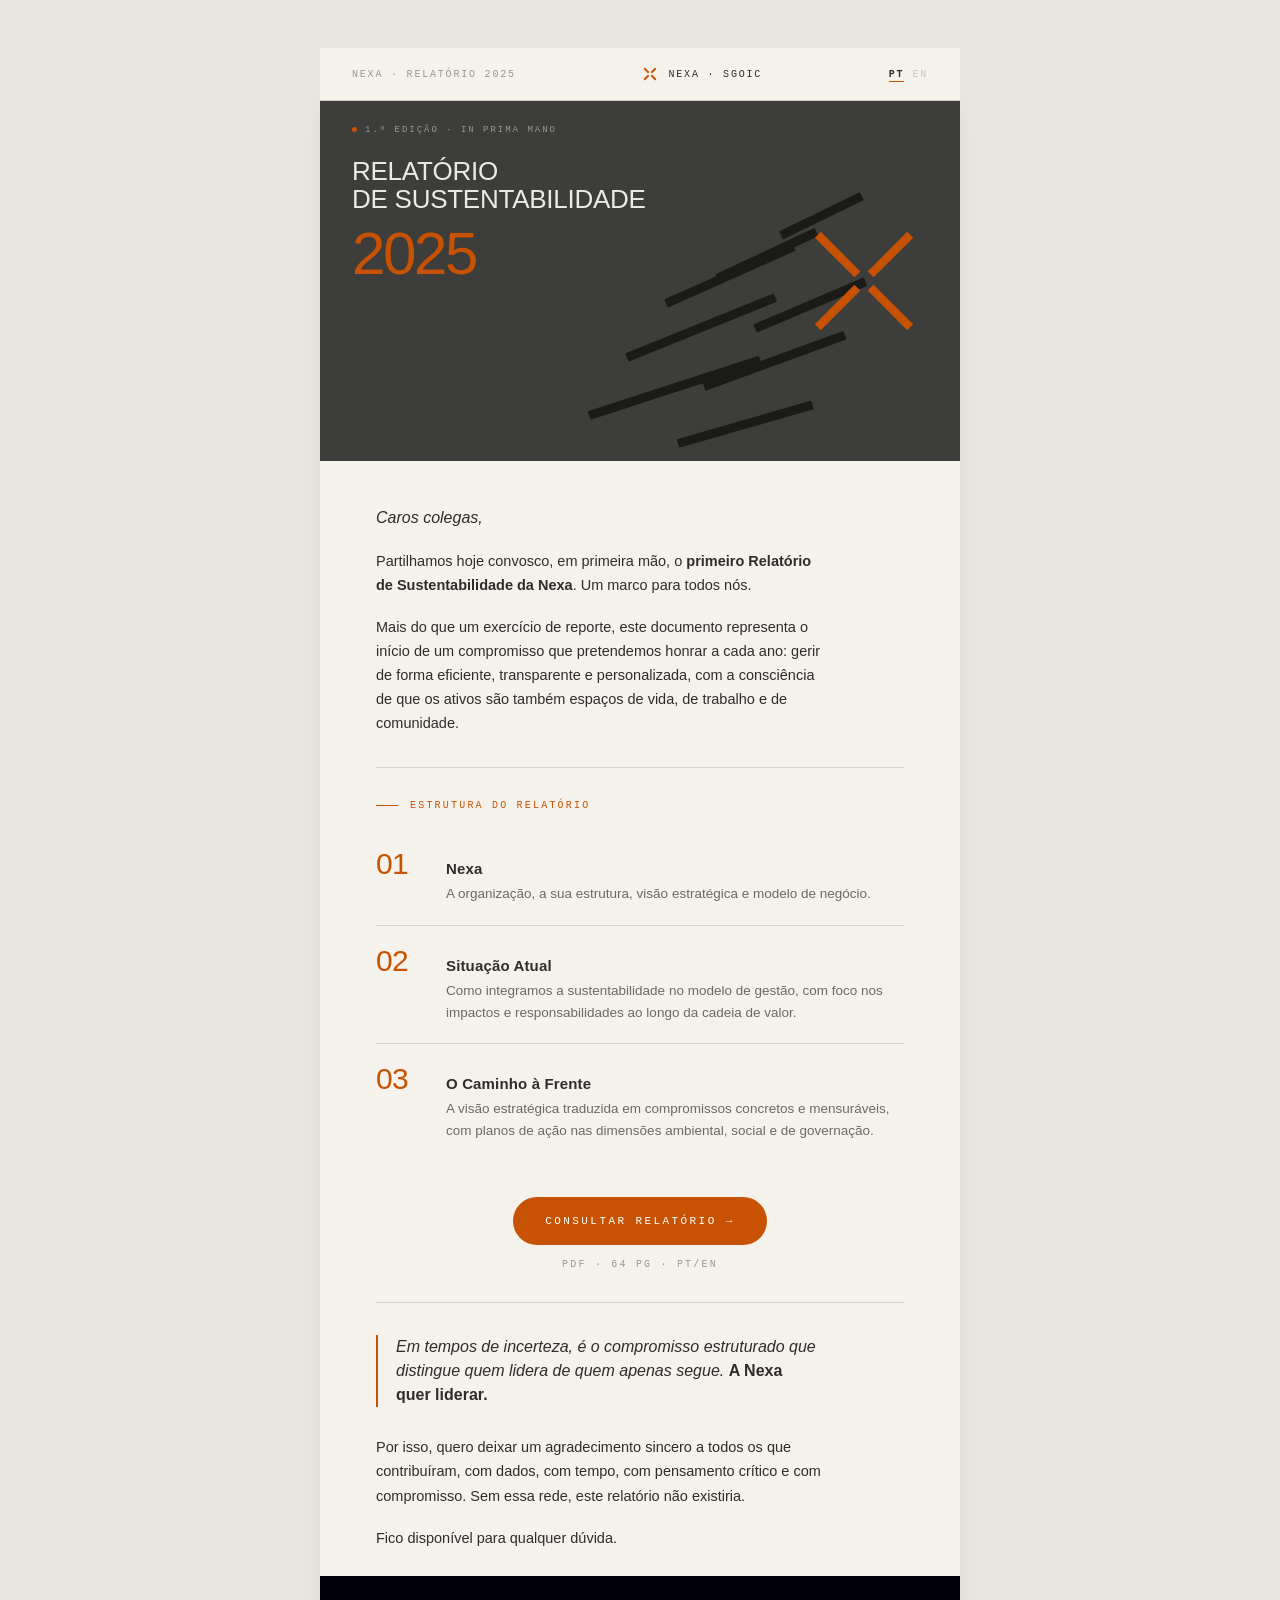
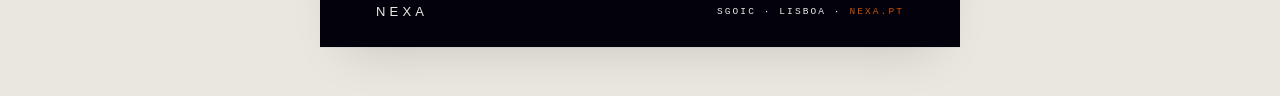
<file: uploads/email/NEXA_Email_Anuncio_inline.html>
<!DOCTYPE html>
<html lang="pt">
<head>
<meta charset="UTF-8">
<meta name="viewport" content="width=device-width, initial-scale=1.0">
<title>NEXA · Relatório de Sustentabilidade 2025</title>
<style>
  *, *::before, *::after { box-sizing: border-box; margin: 0; padding: 0; }

  body {
    background: #EAE7E0;
    font-family: "Montserrat", -apple-system, BlinkMacSystemFont, "Segoe UI", Roboto, sans-serif;
    color: #2D2D2C;
    padding: 48px 16px;
    -webkit-font-smoothing: antialiased;
  }

  .email {
    max-width: 640px;
    margin: 0 auto;
    background: #F5F2EB;
    box-shadow: 0 1px 0 rgba(3,2,12,0.04), 0 24px 48px -24px rgba(3,2,12,0.16);
  }

  /* Top utility bar */
  .utility {
    background: #F5F2EB;
    padding: 18px 32px;
    display: flex;
    justify-content: space-between;
    align-items: center;
    border-bottom: 1px solid #D6D1C7;
    font-family: "JetBrains Mono", ui-monospace, "SF Mono", Menlo, monospace;
    font-size: 10px;
    letter-spacing: 0.18em;
    text-transform: uppercase;
    color: #9A9794;
  }
  .utility .brand {
    display: flex; align-items: center; gap: 10px;
    color: #2D2D2C;
  }
  .utility .brand svg { width: 16px; height: 16px; }
  .utility .brand svg line { stroke: #C85204; stroke-width: 12; fill: none; }
  .utility .lang b { color: #2D2D2C; padding-bottom: 1px; border-bottom: 1px solid #C85204; }
  .utility .lang em { font-style: normal; opacity: 0.5; margin-left: 8px; }

  /* Hero card */
  .hero {
    position: relative;
    background: #3D3D3B;
    color: #EDEAE3;
    padding: 56px 32px 48px;
    overflow: hidden;
    height: 360px;
  }
  .hero-title {
    position: relative;
    z-index: 3;
    font-weight: 400;
    text-transform: uppercase;
    font-size: 26px;
    line-height: 1.08;
    letter-spacing: -0.01em;
    max-width: 60%;
  }
  .hero-year {
    position: relative;
    z-index: 3;
    margin-top: 14px;
    font-weight: 300;
    color: #C85204;
    font-size: 60px;
    line-height: 0.9;
    letter-spacing: -0.04em;
  }
  .hero-meta {
    position: absolute;
    top: 24px;
    left: 32px;
    z-index: 4;
    font-family: "JetBrains Mono", ui-monospace, "SF Mono", Menlo, monospace;
    font-size: 9px;
    letter-spacing: 0.22em;
    text-transform: uppercase;
    color: #9A9794;
  }
  .hero-meta .dot {
    display: inline-block;
    width: 5px; height: 5px;
    background: #C85204;
    border-radius: 50%;
    margin-right: 8px;
    vertical-align: middle;
  }
  .hero-x {
    position: absolute;
    right: 36px;
    top: 50%;
    transform: translateY(-50%);
    width: 120px;
    height: 120px;
    z-index: 2;
  }
  .hero-x line {
    stroke: #C85204;
    stroke-width: 7;
    stroke-linecap: square;
    fill: none;
  }
  .hero-bars {
    position: absolute;
    inset: 0;
    pointer-events: none;
    z-index: 1;
  }
  .hero-bars span {
    position: absolute;
    background: #1A1A18;
    height: 9px;
    border-radius: 1px;
    transform-origin: 0 50%;
  }

  /* Body */
  .body {
    padding: 48px 56px 8px;
    background: #F5F2EB;
  }
  .salutation {
    font-style: italic;
    font-weight: 400;
    font-size: 16px;
    color: #2D2D2C;
    margin-bottom: 22px;
  }
  .p {
    font-size: 14.5px;
    line-height: 1.66;
    color: #2D2D2C;
    margin-bottom: 18px;
    max-width: 56ch;
  }
  .p strong { font-weight: 600; }

  hr.divider {
    border: 0;
    border-top: 1px solid #D6D1C7;
    margin: 32px 0;
  }

  .eyebrow {
    font-family: "JetBrains Mono", ui-monospace, "SF Mono", Menlo, monospace;
    font-size: 10px;
    letter-spacing: 0.22em;
    text-transform: uppercase;
    color: #C85204;
    margin-bottom: 18px;
    display: flex;
    align-items: center;
    gap: 12px;
  }
  .eyebrow::before {
    content: "";
    width: 22px; height: 1px;
    background: #C85204;
  }

  .structure { margin: 16px 0 8px; }
  .item {
    display: grid;
    grid-template-columns: 52px 1fr;
    gap: 18px;
    padding: 20px 0;
    border-bottom: 1px solid #D6D1C7;
    align-items: baseline;
  }
  .item:last-child { border-bottom: 0; }
  .item .num {
    font-weight: 300;
    font-size: 30px;
    line-height: 1;
    color: #C85204;
    letter-spacing: -0.02em;
  }
  .item .title {
    font-weight: 600;
    font-size: 15px;
    color: #2D2D2C;
    margin-bottom: 6px;
    letter-spacing: 0.01em;
  }
  .item .desc {
    font-size: 13.5px;
    line-height: 1.6;
    color: #6C6964;
  }

  .cta-wrap { margin: 36px 0 8px; text-align: center; }
  .cta {
    display: inline-block;
    padding: 18px 32px;
    background: #C85204;
    color: #ffffff !important;
    text-decoration: none;
    font-family: "JetBrains Mono", ui-monospace, "SF Mono", Menlo, monospace;
    font-size: 11px;
    letter-spacing: 0.22em;
    text-transform: uppercase;
    font-weight: 500;
    border-radius: 999px;
  }
  .cta-sub {
    margin-top: 14px;
    font-family: "JetBrains Mono", ui-monospace, "SF Mono", Menlo, monospace;
    font-size: 10px;
    letter-spacing: 0.22em;
    text-transform: uppercase;
    color: #9A9794;
  }

  .closing {
    font-style: italic;
    font-weight: 400;
    font-size: 16px;
    line-height: 1.5;
    color: #2D2D2C;
    padding-left: 18px;
    border-left: 2px solid #C85204;
    margin: 32px 0 28px;
    max-width: 50ch;
  }
  .closing b { font-style: normal; font-weight: 700; }

  .signature {
    margin-top: 32px;
    padding-top: 28px;
    border-top: 1px solid #D6D1C7;
  }
  .signature .greet { font-size: 13.5px; color: #2D2D2C; margin-bottom: 14px; }
  .signature .name { font-weight: 600; font-size: 15px; color: #2D2D2C; letter-spacing: 0.01em; }
  .signature .role {
    margin-top: 4px;
    font-family: "JetBrains Mono", ui-monospace, "SF Mono", Menlo, monospace;
    font-size: 10.5px;
    letter-spacing: 0.18em;
    text-transform: uppercase;
    color: #9A9794;
  }

  .footer {
    background: #03020C;
    color: #EDEAE3;
    padding: 28px 56px;
    display: flex;
    justify-content: space-between;
    align-items: center;
    font-family: "JetBrains Mono", ui-monospace, "SF Mono", Menlo, monospace;
    font-size: 9.5px;
    letter-spacing: 0.22em;
    text-transform: uppercase;
  }
  .footer .word {
    color: #EDEAE3;
    font-family: "Montserrat", -apple-system, BlinkMacSystemFont, "Segoe UI", Roboto, sans-serif;
    font-weight: 500;
    font-size: 13px;
    letter-spacing: 0.32em;
  }
  .footer a { color: #C85204; text-decoration: none; }
</style>
</head>
<body>

<div class="email">

  <div class="utility">
    <span>NEXA · RELATÓRIO 2025</span>
    <span class="brand">
      <svg viewBox="0 0 100 100" aria-hidden="true">
        <line x1="14" y1="14" x2="42" y2="42"/>
        <line x1="86" y1="14" x2="58" y2="42"/>
        <line x1="58" y1="58" x2="86" y2="86"/>
        <line x1="42" y1="58" x2="14" y2="86"/>
      </svg>
      <span>NEXA · SGOIC</span>
    </span>
    <span class="lang"><b>PT</b><em>EN</em></span>
  </div>

  <div class="hero">
    <div class="hero-meta"><span class="dot"></span>1.ª EDIÇÃO · IN PRIMA MANO</div>

    <div class="hero-bars" aria-hidden="true">
      <span style="left:62%; top:48%;  width:110px; transform: rotate(-25deg);"></span>
      <span style="left:54%; top:55%;  width:140px; transform: rotate(-24deg);"></span>
      <span style="left:68%; top:62%;  width:120px; transform: rotate(-23deg);"></span>
      <span style="left:48%; top:70%;  width:160px; transform: rotate(-22deg);"></span>
      <span style="left:60%; top:78%;  width:150px; transform: rotate(-20deg);"></span>
      <span style="left:42%; top:86%;  width:180px; transform: rotate(-18deg);"></span>
      <span style="left:56%; top:94%;  width:140px; transform: rotate(-16deg);"></span>
      <span style="left:72%; top:36%;  width:90px;  transform: rotate(-26deg);"></span>
    </div>

    <svg class="hero-x" viewBox="0 0 100 100" aria-hidden="true">
      <line x1="14" y1="14" x2="42" y2="42"/>
      <line x1="86" y1="14" x2="58" y2="42"/>
      <line x1="58" y1="58" x2="86" y2="86"/>
      <line x1="42" y1="58" x2="14" y2="86"/>
    </svg>

    <h1 class="hero-title">Relatório<br>de Sustentabilidade</h1>
    <div class="hero-year">2025</div>
  </div>

  <div class="body">

    <div class="salutation">Caros colegas,</div>

    <p class="p">
      Partilhamos hoje convosco, em primeira mão, o <strong>primeiro Relatório de Sustentabilidade da Nexa</strong>. Um marco para todos nós.
    </p>

    <p class="p">
      Mais do que um exercício de reporte, este documento representa o início de um compromisso que pretendemos honrar a cada ano: gerir de forma eficiente, transparente e personalizada, com a consciência de que os ativos são também espaços de vida, de trabalho e de comunidade.
    </p>

    <hr class="divider">

    <div class="eyebrow">Estrutura do relatório</div>

    <div class="structure">

      <div class="item">
        <div class="num">01</div>
        <div>
          <div class="title">Nexa</div>
          <div class="desc">A organização, a sua estrutura, visão estratégica e modelo de negócio.</div>
        </div>
      </div>

      <div class="item">
        <div class="num">02</div>
        <div>
          <div class="title">Situação Atual</div>
          <div class="desc">Como integramos a sustentabilidade no modelo de gestão, com foco nos impactos e responsabilidades ao longo da cadeia de valor.</div>
        </div>
      </div>

      <div class="item">
        <div class="num">03</div>
        <div>
          <div class="title">O Caminho à Frente</div>
          <div class="desc">A visão estratégica traduzida em compromissos concretos e mensuráveis, com planos de ação nas dimensões ambiental, social e de governação.</div>
        </div>
      </div>

    </div>

    <div class="cta-wrap">
      <a class="cta" href="https://cdn.prod.website-files.com/676432624a1ce4ad681d79d1/6a01d8c788ee3bb9937b86f7_Relat%C3%B3rioSustentabilidade2025_NEXA.pdf" target="_blank" rel="noopener">Consultar relatório →</a>
      <div class="cta-sub">PDF · 64 PG · PT/EN</div>
    </div>

    <hr class="divider">

    <p class="closing">
      Em tempos de incerteza, é o compromisso estruturado que distingue quem lidera de quem apenas segue. <b>A Nexa quer liderar.</b>
    </p>

    <p class="p">
      Por isso, quero deixar um agradecimento sincero a todos os que contribuíram, com dados, com tempo, com pensamento crítico e com compromisso. Sem essa rede, este relatório não existiria.
    </p>

    <p class="p">
      Fico disponível para qualquer dúvida.
    </p>

  </div>

  <div class="footer">
    <span class="word">NEXA</span>
    <span>SGOIC · LISBOA · <a href="#">NEXA.PT</a></span>
  </div>

</div>

</body>
</html>
</file>
<file: nx-tokens.css>
/* ============================================================
   NEXA · Design Tokens
   Sustainability Report — Web Edition
   v0.2 · 2026-05-15 · aligned to official Manual de Normas

   ── DUAL PALETTE ───────────────────────────────────────────
   1. BRAND palette  (--nx-brand-*) ← OFFICIAL · Manual de Normas
      Use for: logo, watermarks, official documents, signatures.
      DO NOT alter, soften, or tint these.

   2. EDITORIAL palette (--nx-ink, --nx-bone, etc.) ← extends
      brand for long-form editorial / RS publication.
      The printed Relatório uses these; the web inherits them.
      Accent (orange/peach) is identical to the brand.
   ────────────────────────────────────────────────────────── */

:root {
  /* ===== 1. OFFICIAL BRAND PALETTE (Pantone-certified) ===== */
  --nx-brand-ink:    #03020C;   /* Pantone Black 6 C · the institutional black */
  --nx-brand-orange: #C85204;   /* Pantone 2020 C · accent — UNTOUCHABLE */
  --nx-brand-white:  #FFFFFF;   /* Pantone 663 C · pure white */
  --nx-brand-peach:  #EDCCC0;   /* Pantone 2309 C · intermediate tone */

  /* ===== 2. EDITORIAL PALETTE (RS Web Edition) ===== */
  /* Dark family — warm interpretation of #03020C for editorial surfaces */
  --nx-ink:          #2D2D2C;   /* warm grey · dominant dark surface */
  --nx-ink-2:        #3A3A38;   /* one step lighter — patterns on ink */
  --nx-ink-3:        #4A4A48;   /* hairlines on dark, subtle bars */

  /* Accent — IDENTICAL TO BRAND. Editorial does not soften the orange. */
  --nx-orange:       #C85204;   /* === brand · single accent throughout */
  --nx-orange-deep:  #A8420A;   /* hover/pressed/shadow */
  --nx-orange-soft:  #EDCCC0;   /* === brand peach · chart fills, secondary accents */

  /* Warm neutrals — editorial extension (not in brand manual) */
  --nx-bone:         #EDEAE3;   /* dominant page bg for data/content */
  --nx-paper:        #F5F2EB;   /* lighter cream — cards, secondary */
  --nx-mist:         #E3DFD6;   /* tertiary cream — dividers, row stripes */
  --nx-mid:          #9A9794;   /* mid-grey · captions, axes, metadata */
  --nx-line:         #D6D1C7;   /* hairlines on bone */
  --nx-line-dark:    #4A4A48;   /* hairlines on ink */

  /* ===== Semantic shortcuts (rare use) ===== */
  --nx-on-ink:       #EDEAE3;
  --nx-on-orange:    #FFFFFF;   /* white on orange · brand-compliant */
  --nx-on-bone:      #2D2D2C;
  --nx-mute-on-ink:  #9A9794;
  --nx-mute-on-bone: #6C6964;

  /* ============ TYPOGRAPHY · Montserrat (Manual de Normas) ============ */
  /* "A tipografia Montserrat foi escolhida pela sua modernidade,
      estética profissional e por garantir uma fácil leitura.
      Além disso, é uma fonte open source." — KIT DE NORMAS, p.16 */
  --nx-font-sans:    "Montserrat", -apple-system, BlinkMacSystemFont, "Segoe UI", Roboto, sans-serif;
  --nx-font-display: "Montserrat", -apple-system, BlinkMacSystemFont, "Segoe UI", Roboto, sans-serif;
  --nx-font-mono:    "JetBrains Mono", ui-monospace, "SF Mono", Menlo, monospace;

  /* ============ TYPE SCALE (modular, base 16) ============ */
  --nx-size-3xs:     0.6875rem;   /* 11px — footer nav, ultra-meta */
  --nx-size-2xs:     0.75rem;     /* 12px — caption */
  --nx-size-xs:      0.8125rem;   /* 13px — small UI */
  --nx-size-sm:      0.9375rem;   /* 15px — body small */
  --nx-size-md:      1.0625rem;   /* 17px — body */
  --nx-size-lg:      1.25rem;     /* 20px — lead paragraph */
  --nx-size-xl:      1.625rem;    /* 26px — h3 */
  --nx-size-2xl:     2.25rem;     /* 36px — h2 */
  --nx-size-3xl:     3.25rem;     /* 52px — h1 / section opener */
  --nx-size-4xl:     5rem;        /* 80px — display */
  --nx-size-5xl:     7.5rem;      /* 120px — hero display */
  --nx-size-6xl:     11rem;       /* 176px — page hero numerals */

  /* ============ WEIGHT / TRACKING ============ */
  --nx-w-thin:       100;
  --nx-w-extralight: 200;
  --nx-w-light:      300;
  --nx-w-regular:    400;
  --nx-w-medium:     500;
  --nx-w-semibold:   600;
  --nx-w-bold:       700;
  --nx-w-extrabold:  800;
  --nx-w-black:      900;

  --nx-track-tight:  -0.02em;
  --nx-track-normal: 0;
  --nx-track-loose:  0.04em;
  --nx-track-caps:   0.14em;
  --nx-leading-tight: 1.04;
  --nx-leading-snug:  1.18;
  --nx-leading-body:  1.55;

  /* ============ SPACING ============ */
  --nx-s-1:   4px;
  --nx-s-2:   8px;
  --nx-s-3:   12px;
  --nx-s-4:   16px;
  --nx-s-5:   24px;
  --nx-s-6:   32px;
  --nx-s-7:   48px;
  --nx-s-8:   64px;
  --nx-s-9:   96px;
  --nx-s-10:  128px;
  --nx-s-11:  192px;

  /* ============ LAYOUT ============ */
  --nx-page-max:   1440px;
  --nx-page-pad:   clamp(24px, 4vw, 72px);
  --nx-col-gap:    clamp(16px, 2vw, 32px);

  /* ============ RADIUS ============ */
  --nx-r-0:    0;
  --nx-r-sm:   4px;
  --nx-r-md:   10px;
  --nx-r-lg:   16px;
  --nx-r-pill: 999px;

  /* ============ MOTION ============ */
  --nx-dur-quick: 180ms;
  --nx-dur-base:  360ms;
  --nx-dur-slow:  720ms;
  --nx-dur-epic:  1400ms;
  --nx-ease-out:    cubic-bezier(0.22, 1, 0.36, 1);
  --nx-ease-in:     cubic-bezier(0.32, 0, 0.67, 0);
  --nx-ease-arch:   cubic-bezier(0.7, 0, 0.2, 1);
  --nx-ease-spring: cubic-bezier(0.34, 1.56, 0.64, 1);

  /* ============ SHADOW (very rare) ============ */
  --nx-shadow-card: 0 1px 0 rgba(3, 2, 12, 0.04), 0 12px 32px -16px rgba(3, 2, 12, 0.12);

  /* ============ LOGO ICON · SEGMENTED X GEOMETRY ============ */
  /* The official X is FOUR strokes with a center gap (nexus metaphor).
     Stroke = 8% of icon size · Gap = 14% center exclusion zone.
     Use --nx-x-gap to scale the central void. */
  --nx-x-stroke: 0.08;       /* fraction of viewBox */
  --nx-x-gap:    0.16;       /* fraction of viewBox · center exclusion */
}

/* Reduced motion respect — never as global off-switch. */
@media (prefers-reduced-motion: reduce) {
  :root {
    --nx-dur-quick: 0ms;
    --nx-dur-base:  0ms;
    --nx-dur-slow:  0ms;
    --nx-dur-epic:  0ms;
  }
}
</file>
